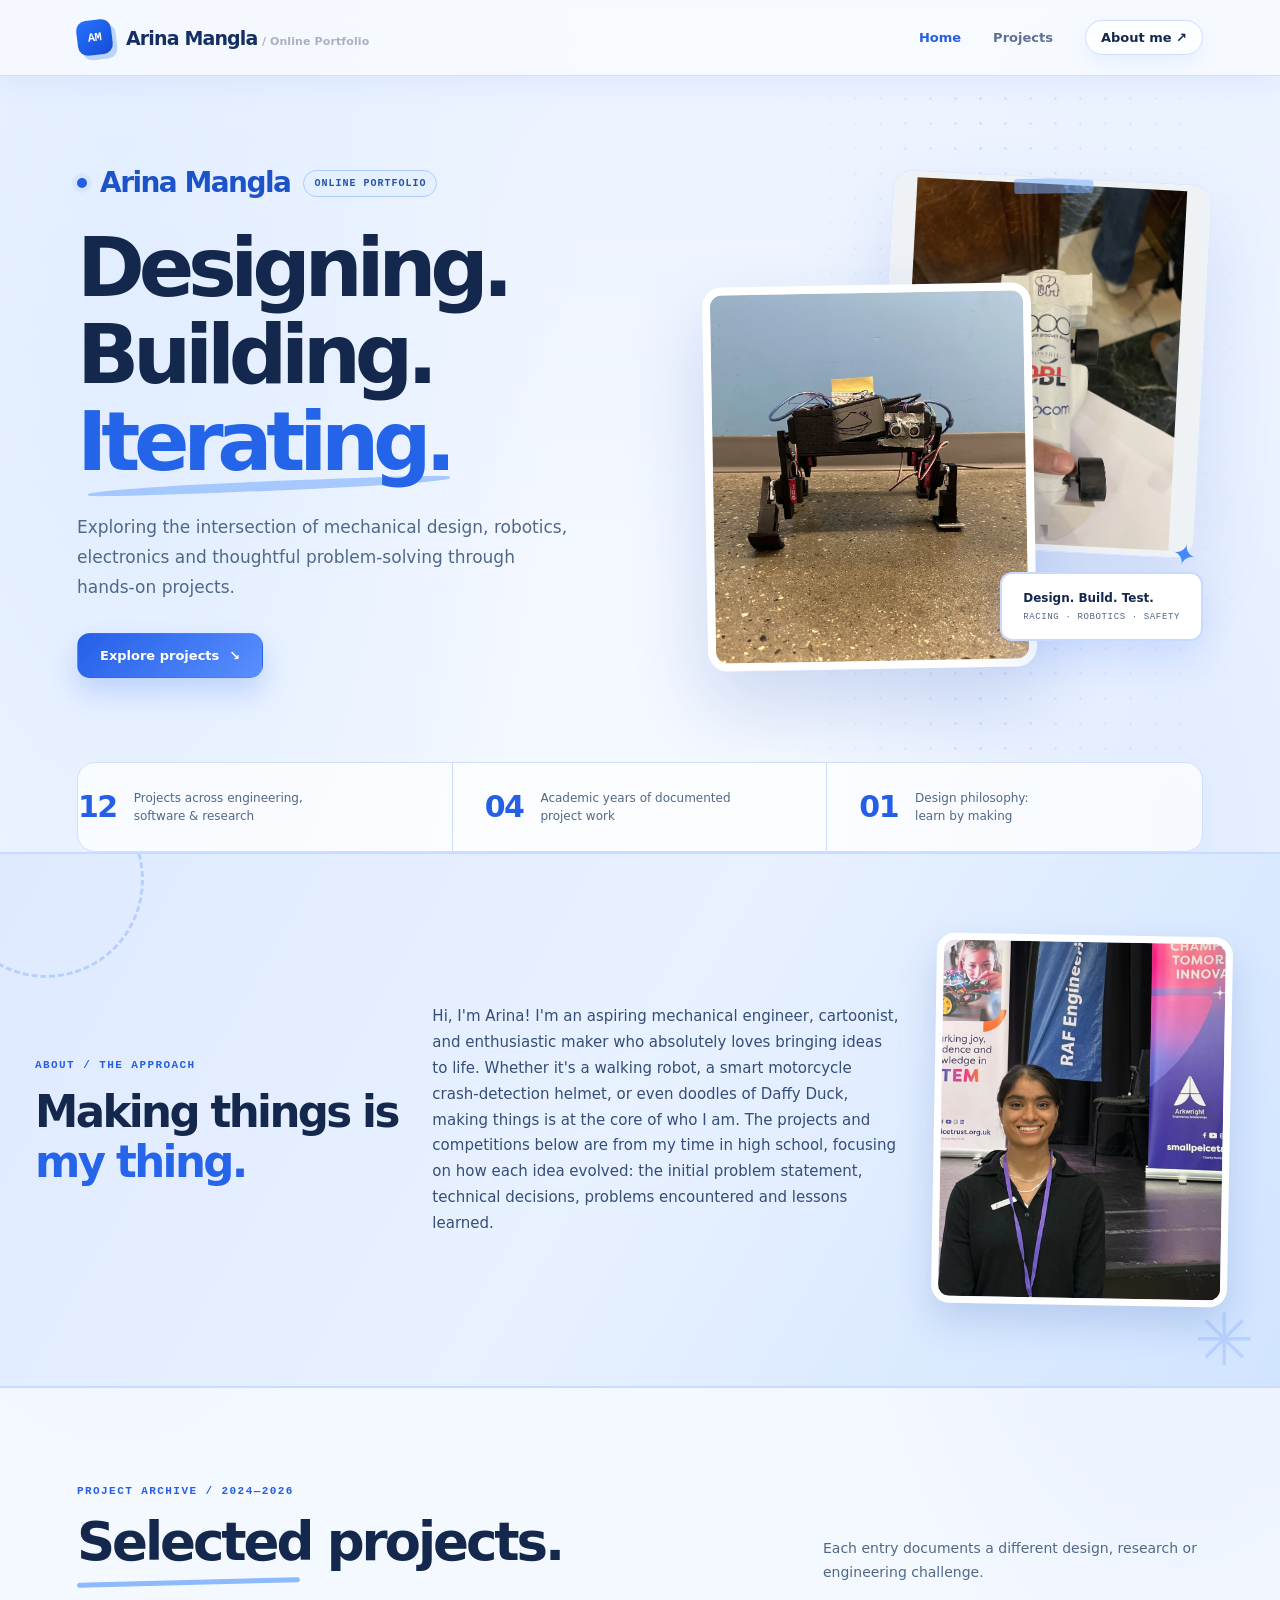
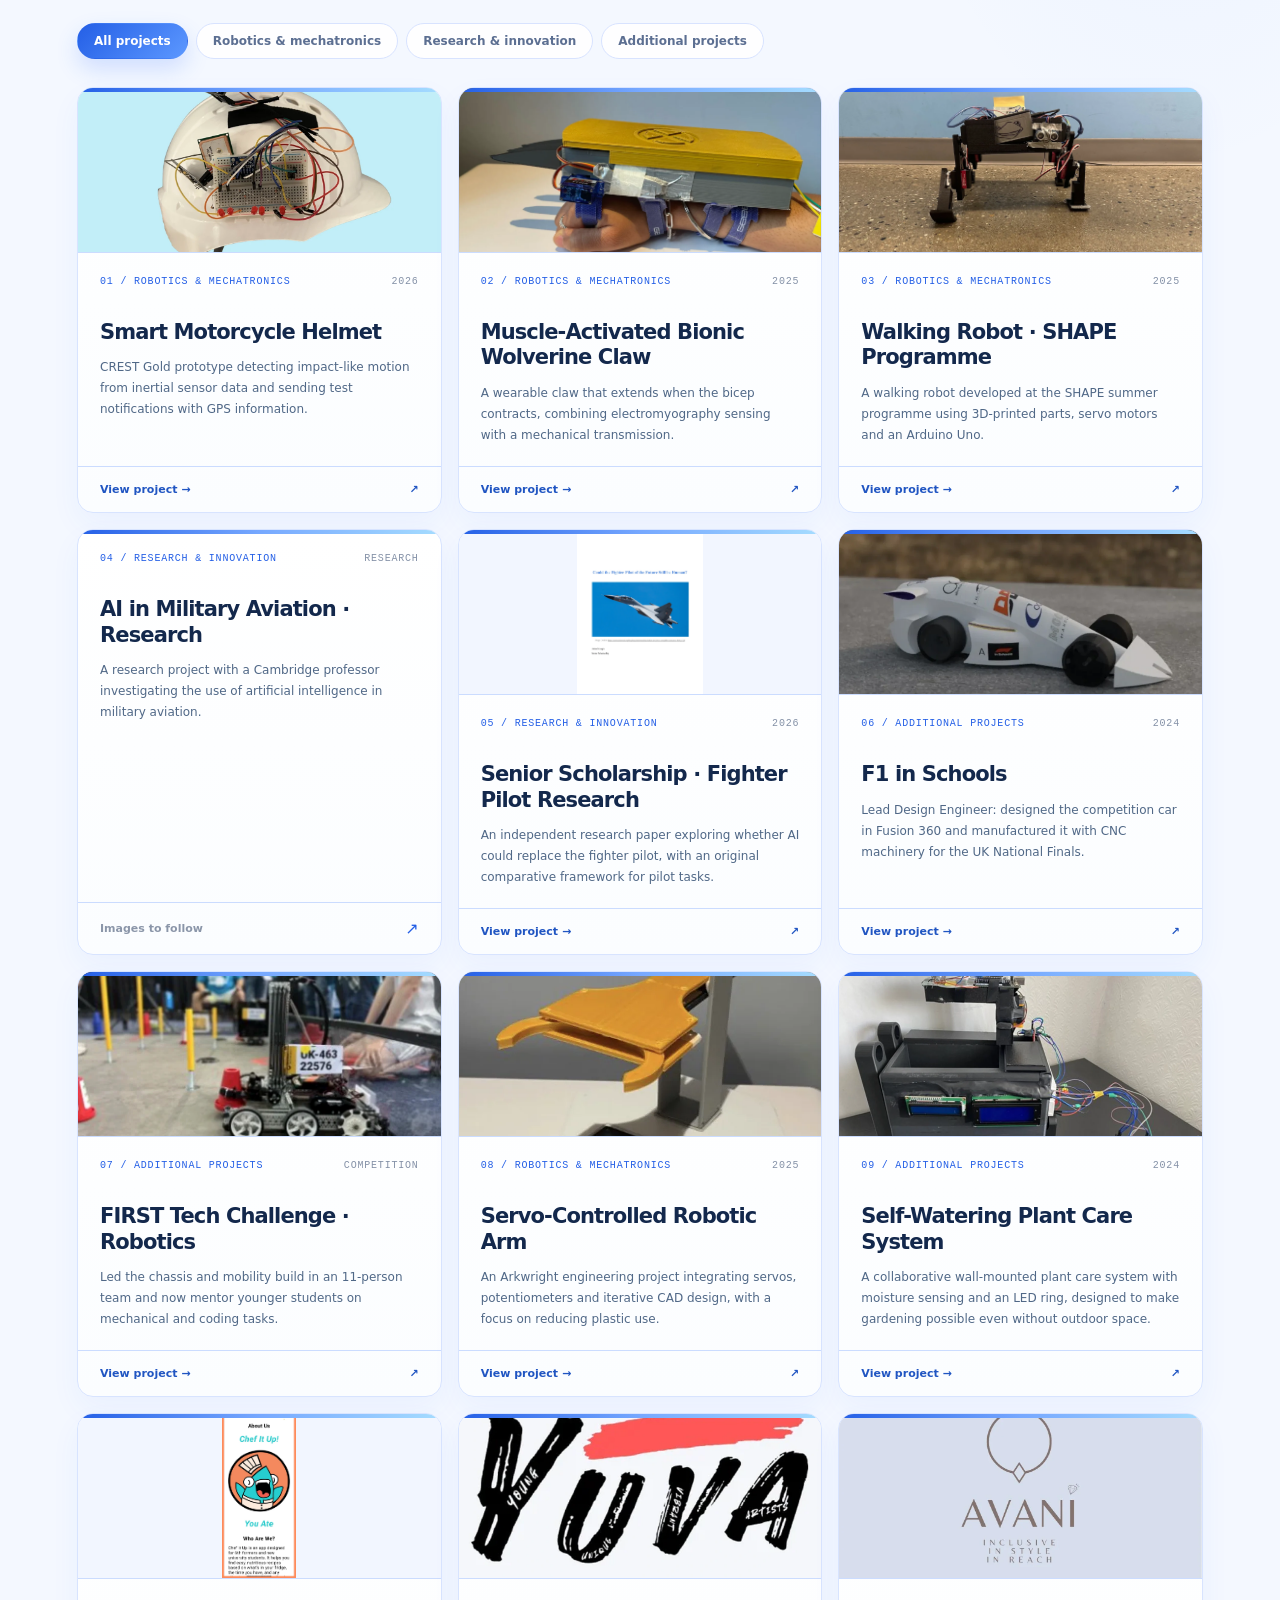
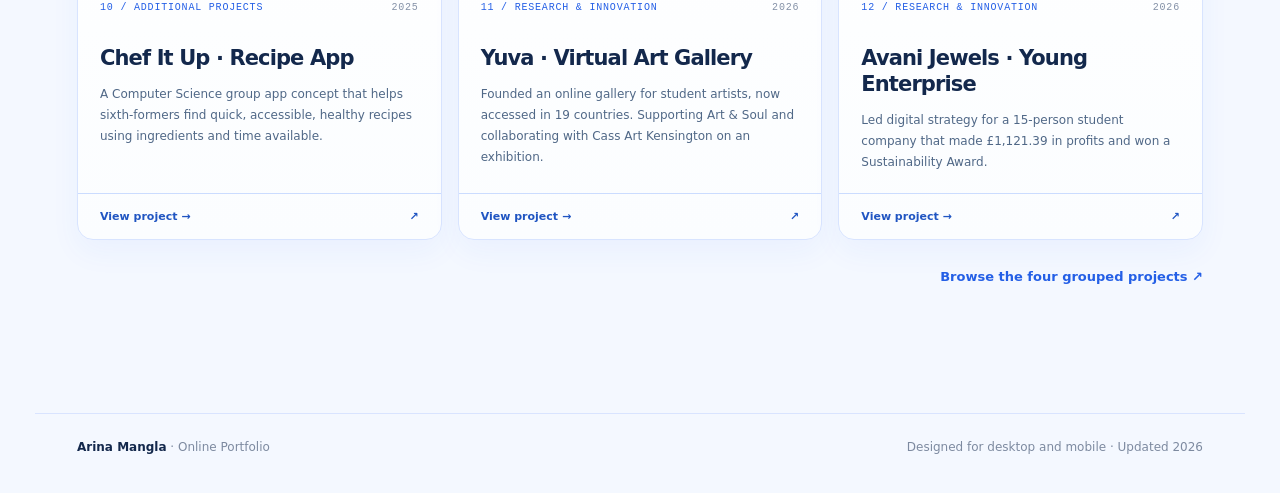
<file: index.html>
<!DOCTYPE html>

<html lang="en"><head><meta charset="utf-8"/><meta content="width=device-width, initial-scale=1" name="viewport"/><meta content="Arina Mangla — online portfolio documenting robotics, engineering design, research, technology and entrepreneurship." name="description"/><meta content="#f4f8ff" name="theme-color"/><title>Arina Mangla | Online Portfolio</title><link href="styles.css" rel="stylesheet"/></head>
<body>
<header class="site-nav"><div class="container nav-inner"><a aria-label="Portfolio homepage" class="brand" href="index.html"><span class="brand-mark" data-short="">AM</span><span><span data-name="">Arina Mangla</span> <span style="color:#a6b1c3">/ Online Portfolio</span></span></a><button aria-controls="navigation" aria-expanded="false" aria-label="Open navigation" class="menu-button" type="button">☰</button><nav class="nav-links" id="navigation"><a class="active" href="index.html">Home</a><a href="#projects">Projects</a><a class="nav-pill" href="#about">About me ↗</a></nav></div></header>
<main>
<section class="hero"><div class="container hero-layout"><div><span class="eyebrow hero-byline"><span class="hero-byline-name">Arina Mangla</span><span class="hero-byline-label">ONLINE PORTFOLIO</span></span><h1>Designing.<br/>Building.<br/><em>Iterating.</em></h1><p class="hero-description" data-intro="">Exploring the intersection of mechanical design, robotics, electronics and thoughtful problem-solving through hands-on projects.</p><div class="hero-ctas"><a class="btn" href="#projects">Explore projects <span aria-hidden="true">↘</span></a></div></div>
<div aria-label="Engineering projects including an F1 in Schools race car and a walking robot" class="hero-art"><div class="hero-cad"><img alt="Aerodynamic F1 in Schools race car prototype" fetchpriority="high" src="assets/f1-car-white.webp"/></div><div class="hero-photo"><img alt="Four-legged 3D-printed walking robot" src="assets/walking-robot-front.webp"/></div><div class="hero-float"><b>Design. Build. Test.</b><small>RACING · ROBOTICS · SAFETY</small></div></div></div></section>
<div class="container"><div class="stats"><div class="stat"><strong>12</strong><span>Projects across engineering,<br/>software &amp; research</span></div><div class="stat"><strong>04</strong><span>Academic years of documented<br/>project work</span></div><div class="stat"><strong>01</strong><span>Design philosophy:<br/>learn by making</span></div></div></div>
<section class="about-band" id="about"><div class="container about-content about-with-photo"><div><span class="section-suptitle">ABOUT / THE APPROACH</span><h2>Making things is <em>my thing.</em></h2></div><div class="about-introduction"><p>Hi, I'm Arina! I'm an aspiring mechanical engineer, cartoonist, and enthusiastic maker who absolutely loves bringing ideas to life. Whether it's a walking robot, a smart motorcycle crash-detection helmet, or even doodles of Daffy Duck, making things is at the core of who I am. The projects and competitions below are from my time in high school, focusing on how each idea evolved: the initial problem statement, technical decisions, problems encountered and lessons learned.</p></div><figure class="about-photo"><img src="assets/about-arina-arkwright.webp" alt="Arina at an Arkwright Engineering Scholarships event, with RAF Engineering and Smallpeice banners behind her" loading="lazy" width="900" height="1130"></figure></div></section><section class="section" id="projects"><div class="container"><div class="section-heading"><div><span class="section-suptitle">PROJECT ARCHIVE / 2024—2026</span><h2>Selected projects.</h2></div><p>Each entry documents a different design, research or engineering challenge.</p></div><div aria-label="Filter projects" class="filter" role="group"><button aria-pressed="true" class="selected" data-filter="all" type="button">All projects</button><button aria-pressed="false" data-filter="Robotics &amp; Mechatronics" type="button">Robotics &amp; mechatronics</button><button aria-pressed="false" data-filter="Research &amp; Innovation" type="button">Research &amp; innovation</button><button aria-pressed="false" data-filter="Additional Projects" type="button">Additional projects</button></div><div class="project-grid" id="project-grid"></div><div style="margin-top:26px;text-align:right"><a class="textlink" href="additional.html">Browse the four grouped projects ↗</a></div></div></section>
</main><footer class="footer"><div class="container footer-row"><span><strong data-name="">Arina Mangla</strong> · Online Portfolio</span><span>Designed for desktop and mobile · Updated 2026</span></div></footer>
<script src="data.js"></script><script src="site.js"></script></body></html>
</file>
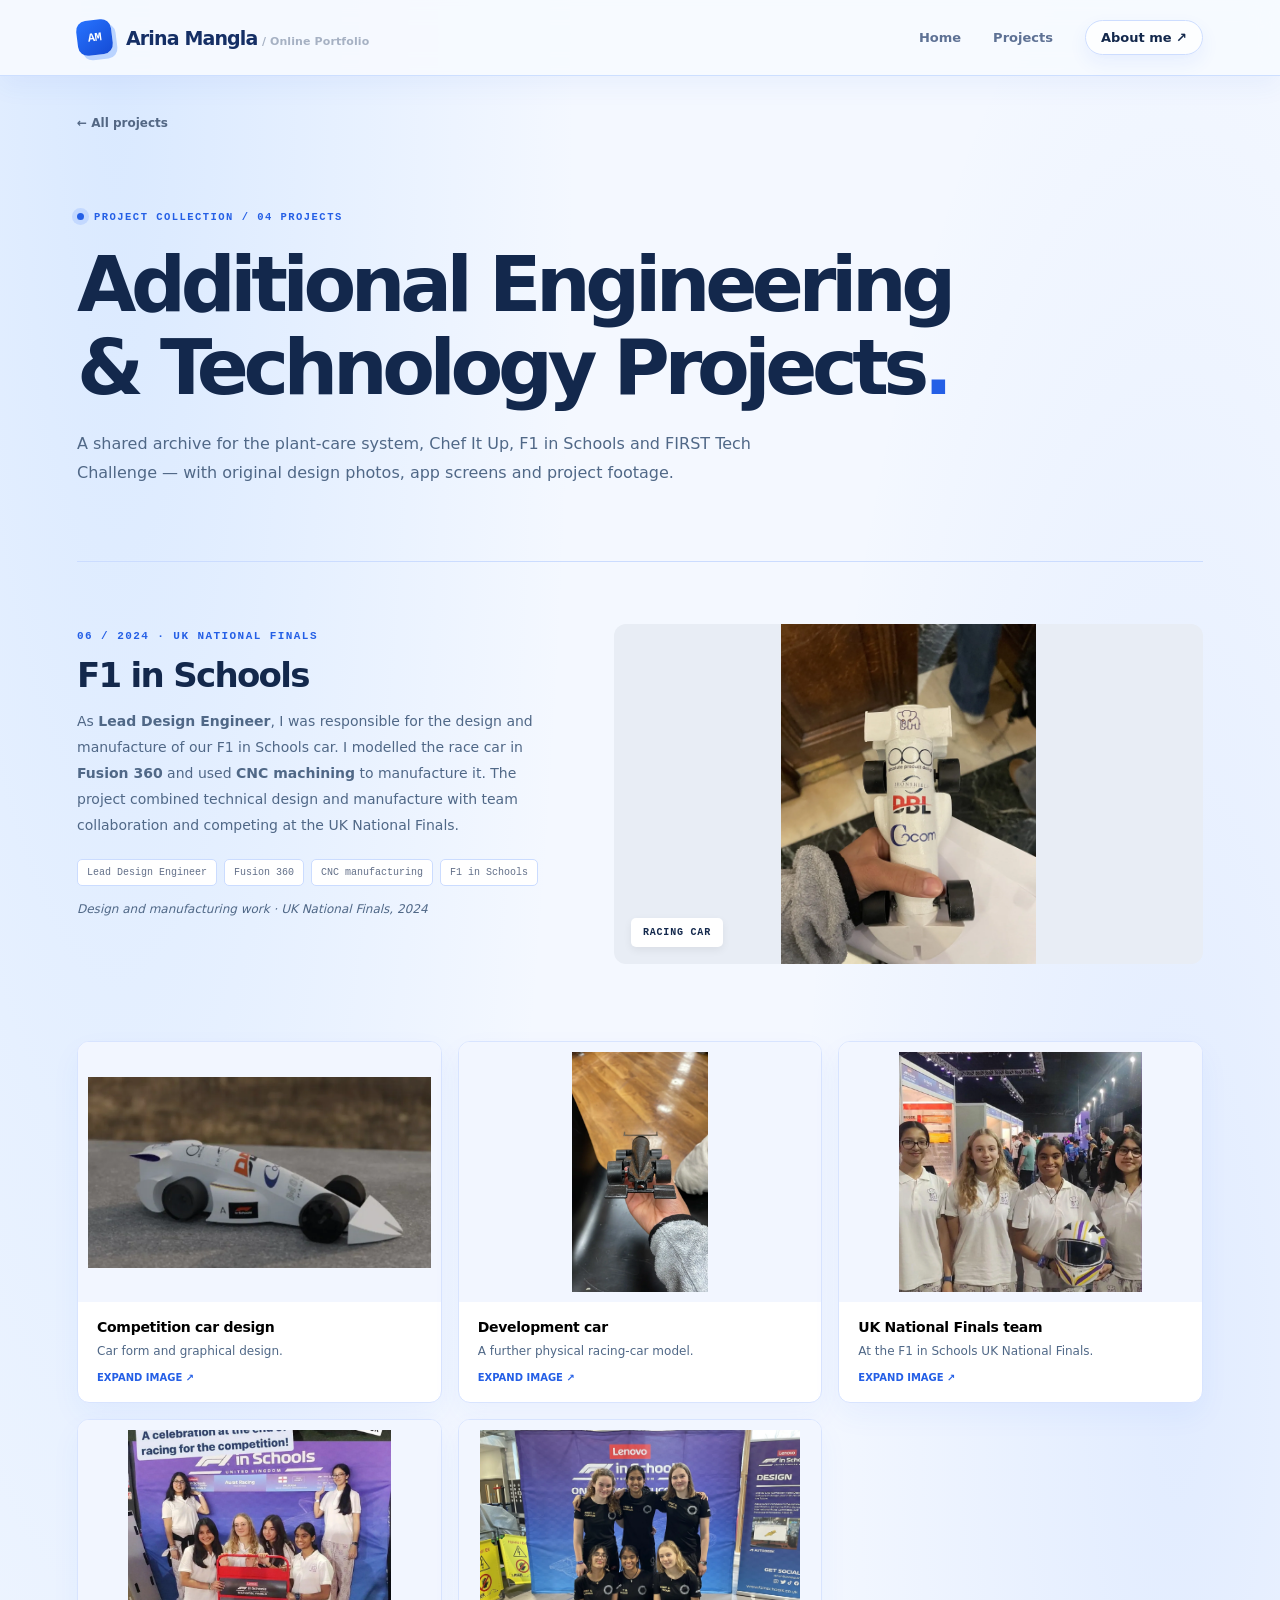
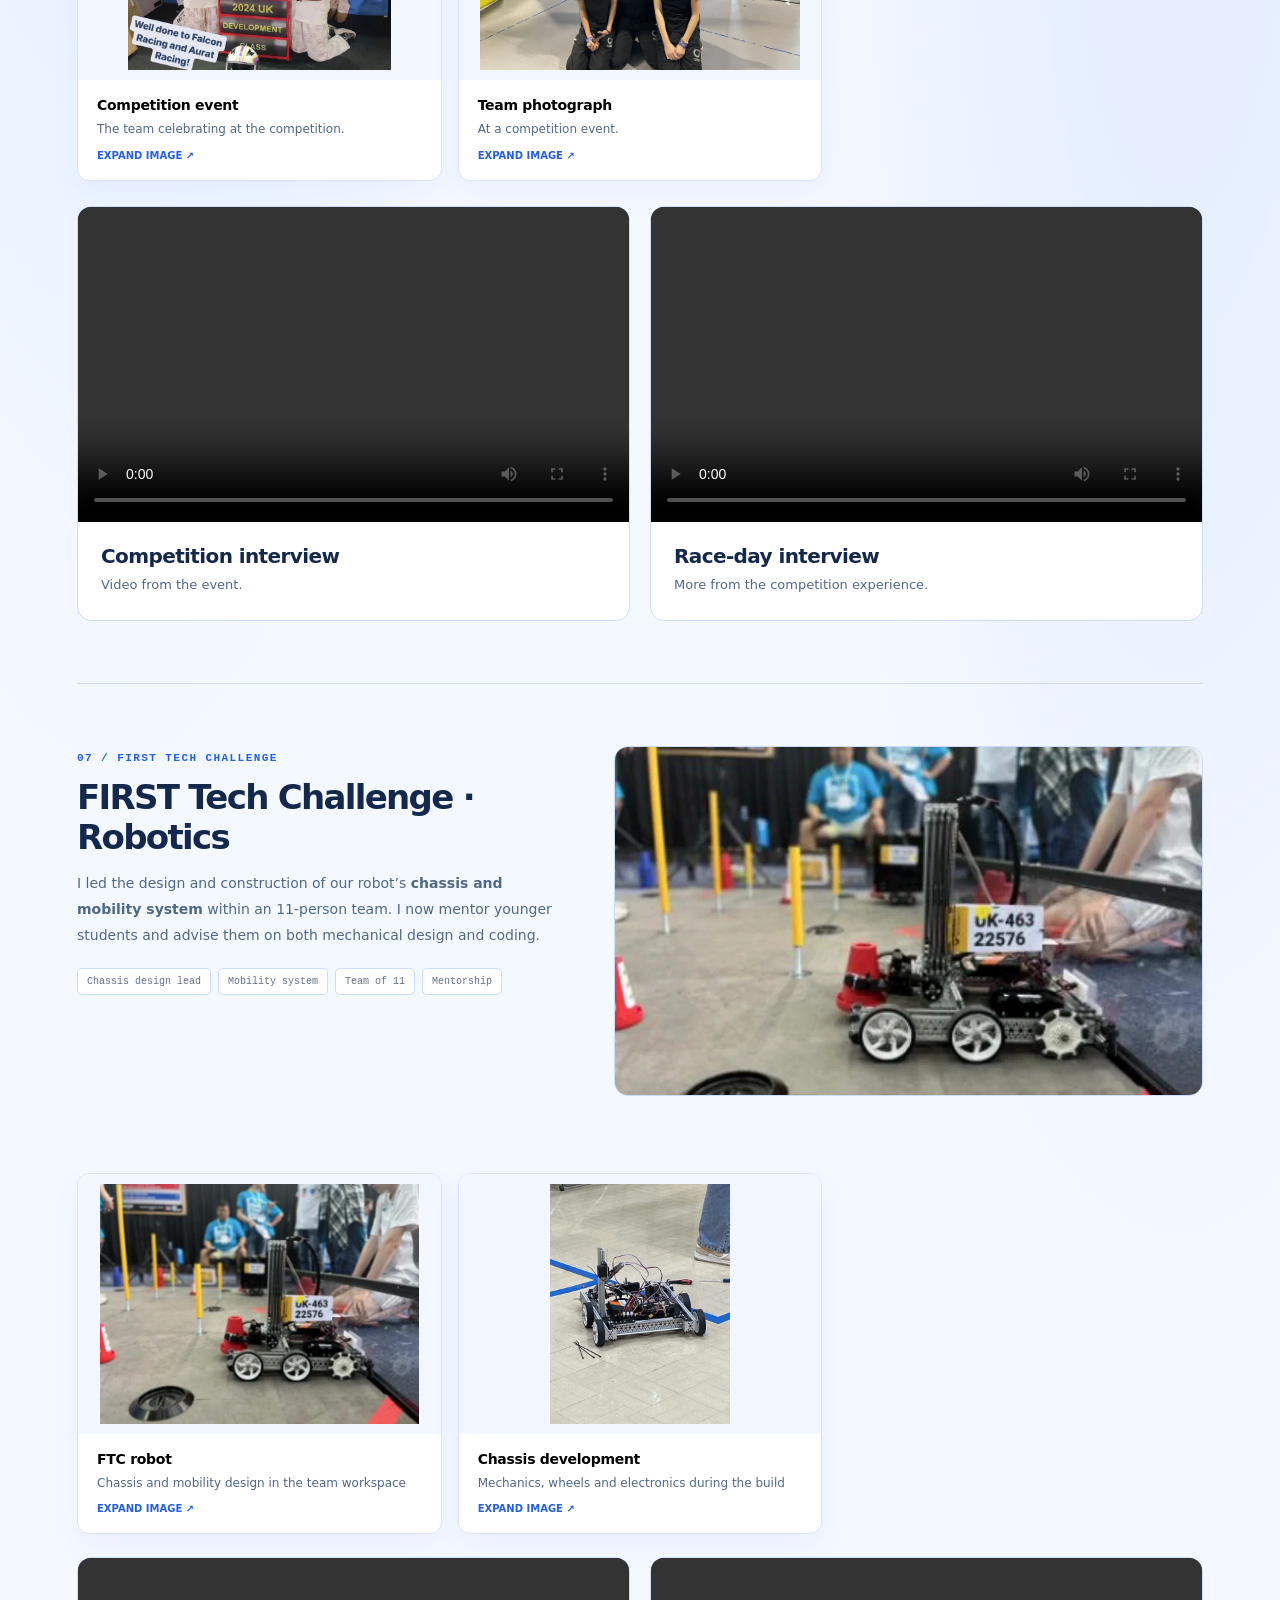
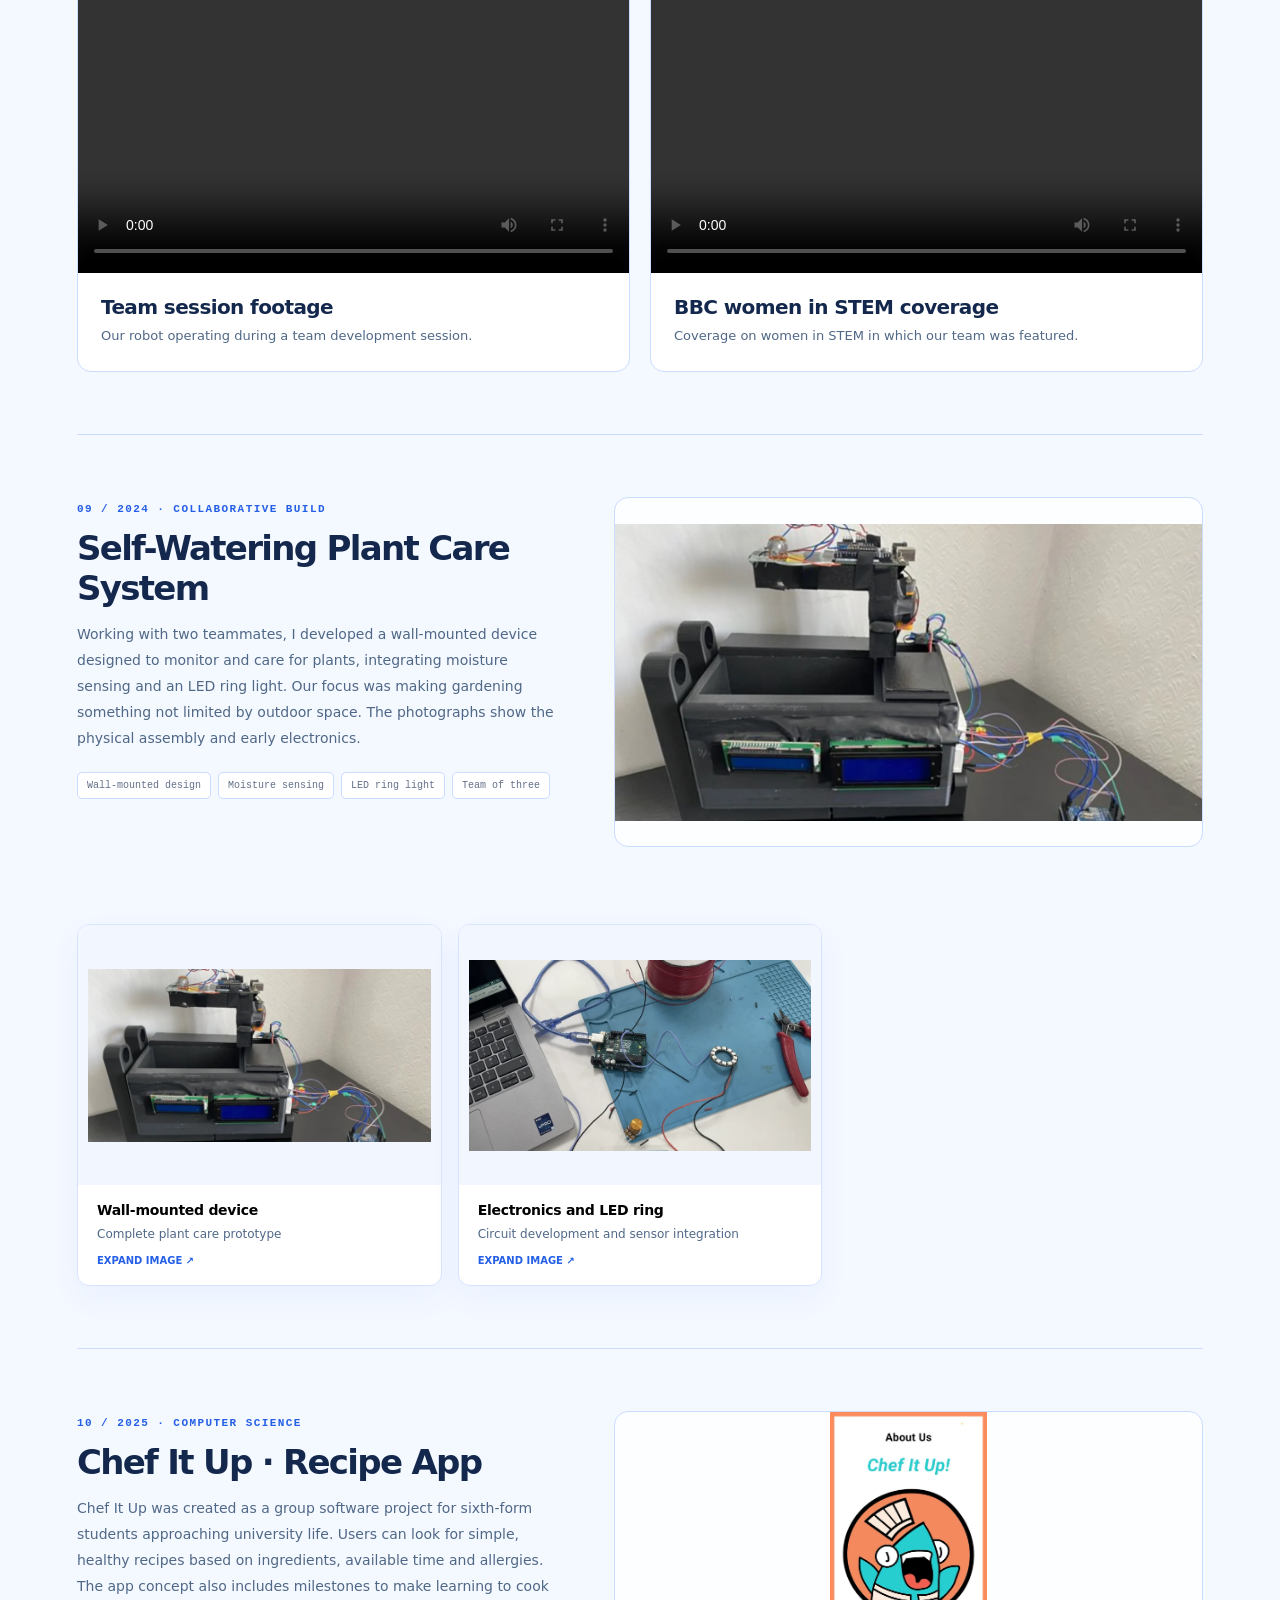
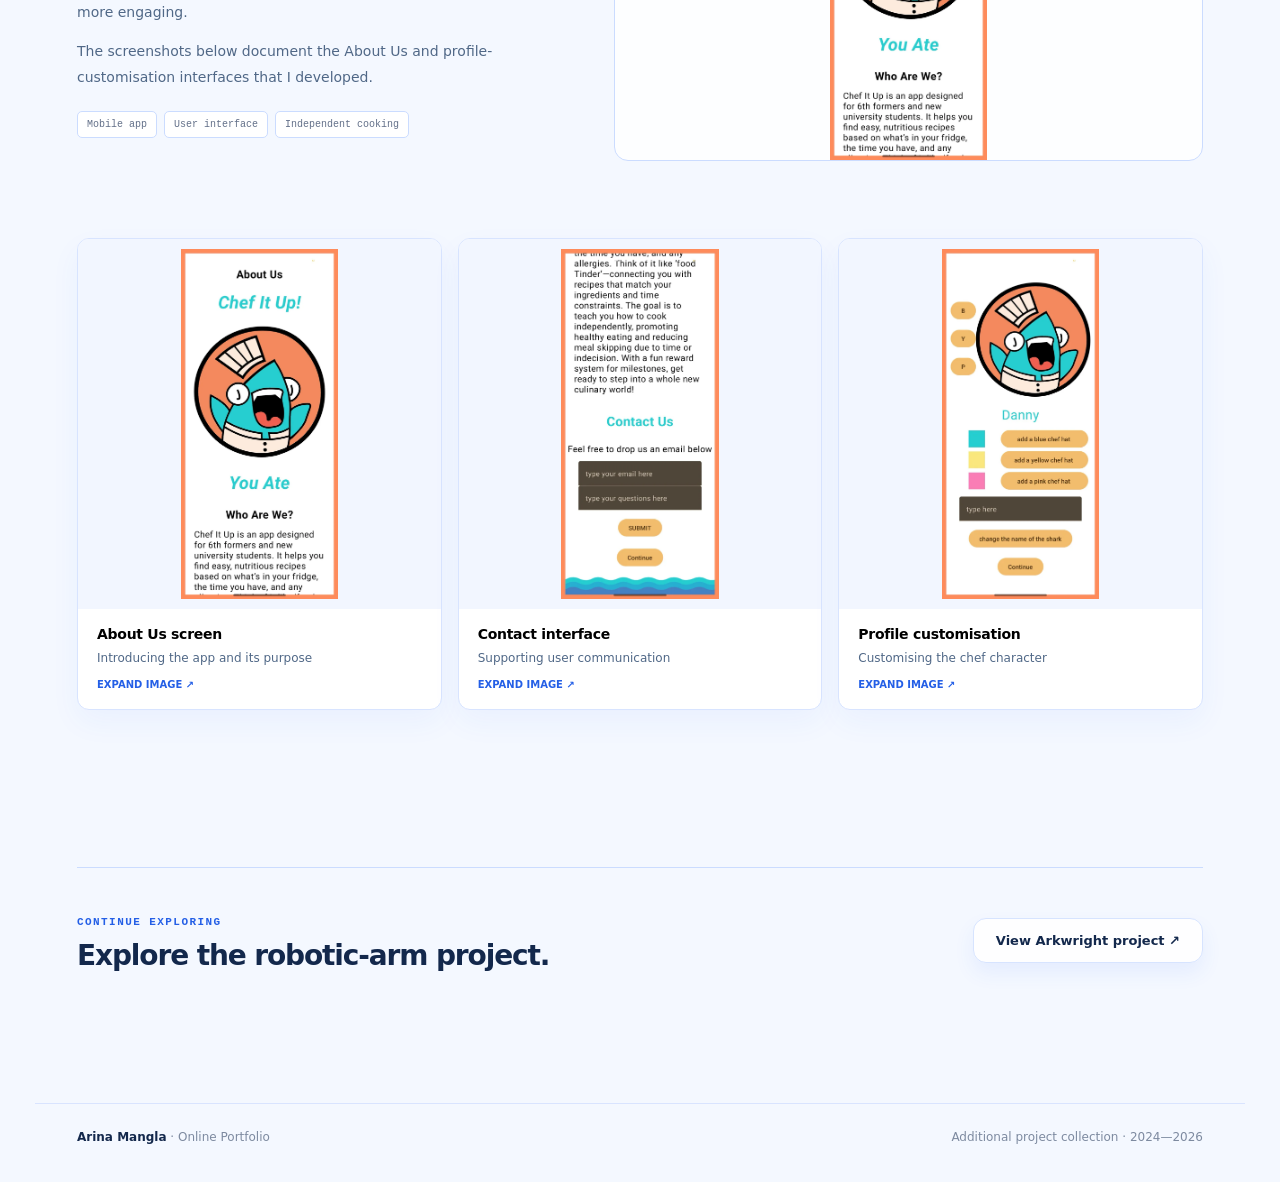
<file: additional.html>
<!DOCTYPE html>

<html lang="en"><head><meta charset="utf-8"/><meta content="width=device-width, initial-scale=1" name="viewport"/><meta content="Additional engineering and technology projects including smart plant pot, Chef It Up, F1 in Schools and FTC." name="description"/><title>Additional Projects | Engineering Portfolio</title><link href="styles.css" rel="stylesheet"/></head><body>
<header class="site-nav"><div class="container nav-inner"><a class="brand" href="index.html"><span class="brand-mark" data-short="">AM</span><span><span data-name="">Arina Mangla</span> <span style="color:#a6b1c3">/ Online Portfolio</span></span></a><button aria-controls="navigation" aria-expanded="false" aria-label="Open navigation" class="menu-button" type="button">☰</button><nav class="nav-links" id="navigation"><a href="index.html">Home</a><a href="index.html#projects">Projects</a><a class="nav-pill" href="index.html#about">About me ↗</a></nav></div></header>
<main class="container"><div class="backline"><a href="index.html#projects">← All projects</a></div><header class="additional-heading"><span class="eyebrow">PROJECT COLLECTION / 04 PROJECTS</span><h1>Additional Engineering<br/>&amp; Technology Projects<span style="color:var(--blue)">.</span></h1><p>A shared archive for the plant-care system, Chef It Up, F1 in Schools and FIRST Tech Challenge — with original design photos, app screens and project footage.</p></header><div id="additional-list"></div><div class="next-section"><div><span class="section-suptitle">CONTINUE EXPLORING</span><h3>Explore the robotic-arm project.</h3></div><a class="btn secondary" href="arkwright.html">View Arkwright project ↗</a></div></main>
<footer class="footer"><div class="container footer-row"><span><strong data-name="">Arina Mangla</strong> · Online Portfolio</span><span>Additional project collection · 2024—2026</span></div></footer><script src="data.js"></script><script src="site.js"></script></body></html>
</file>
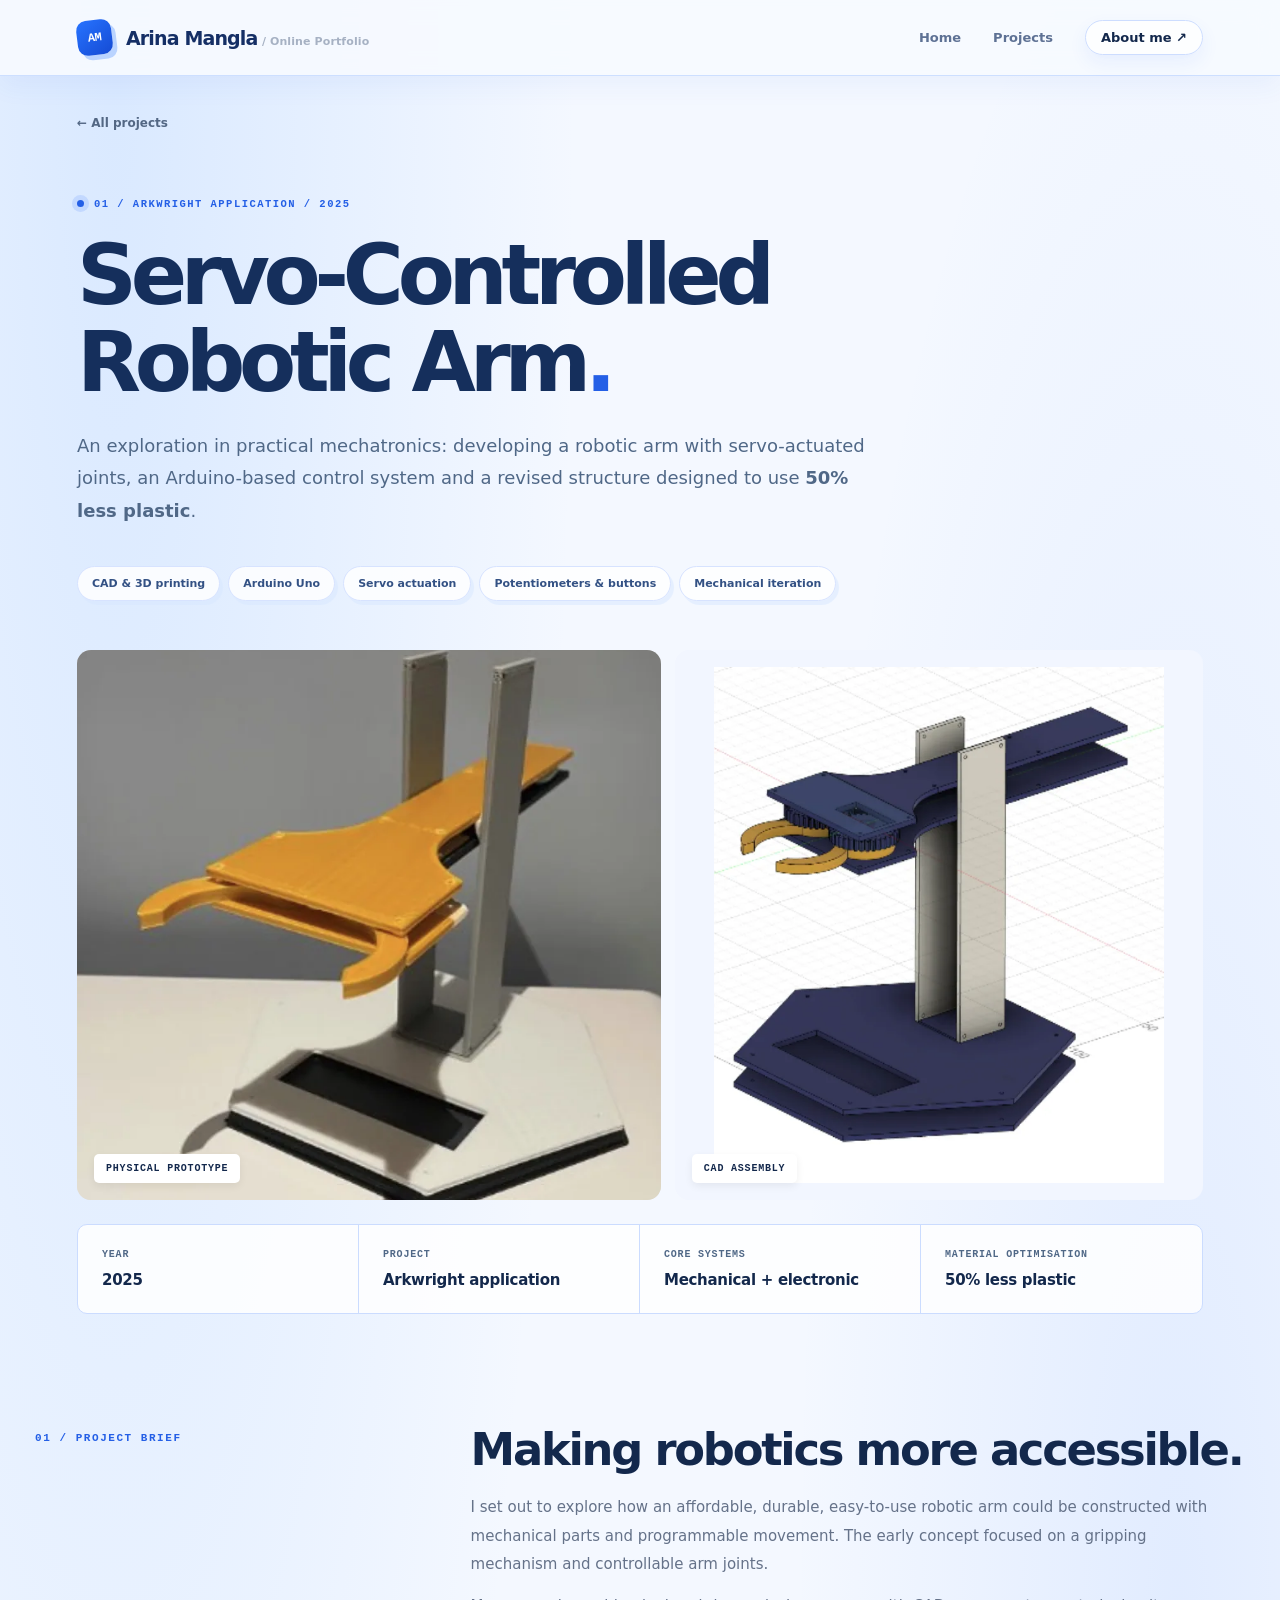
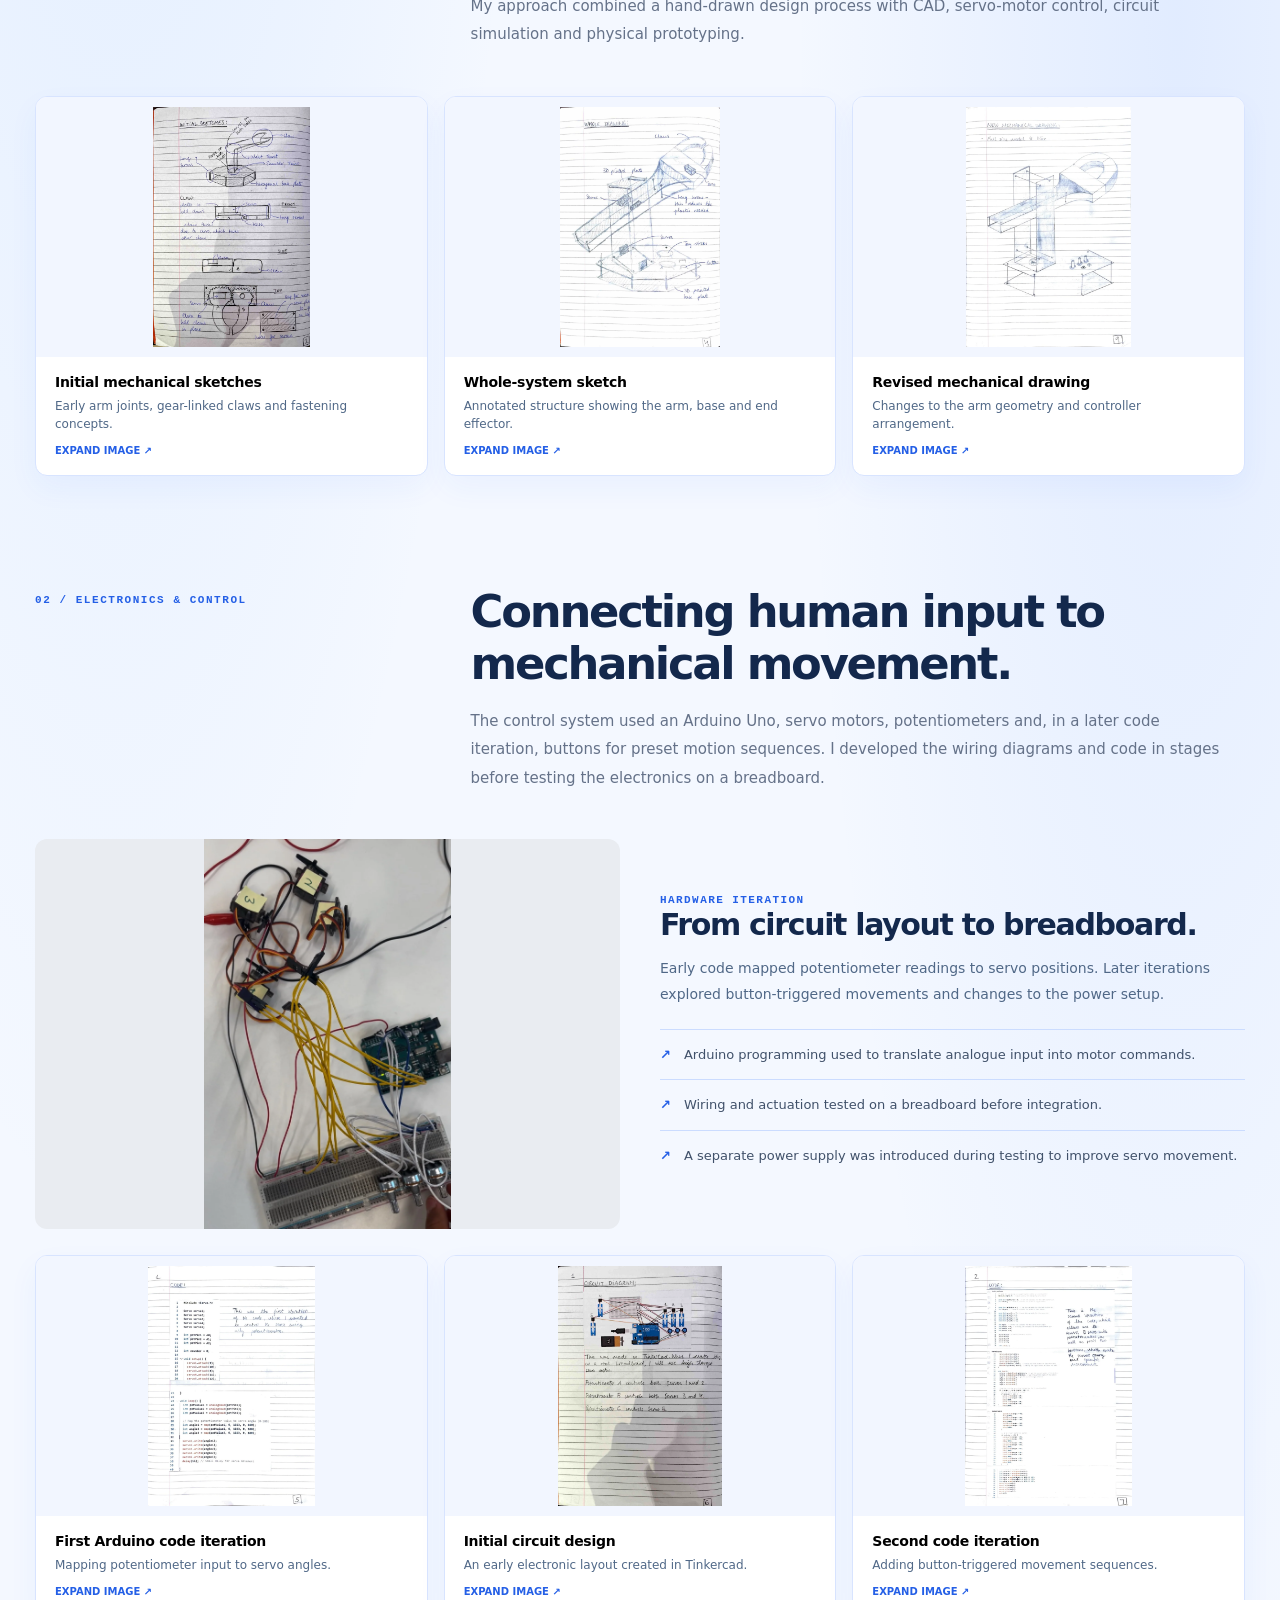
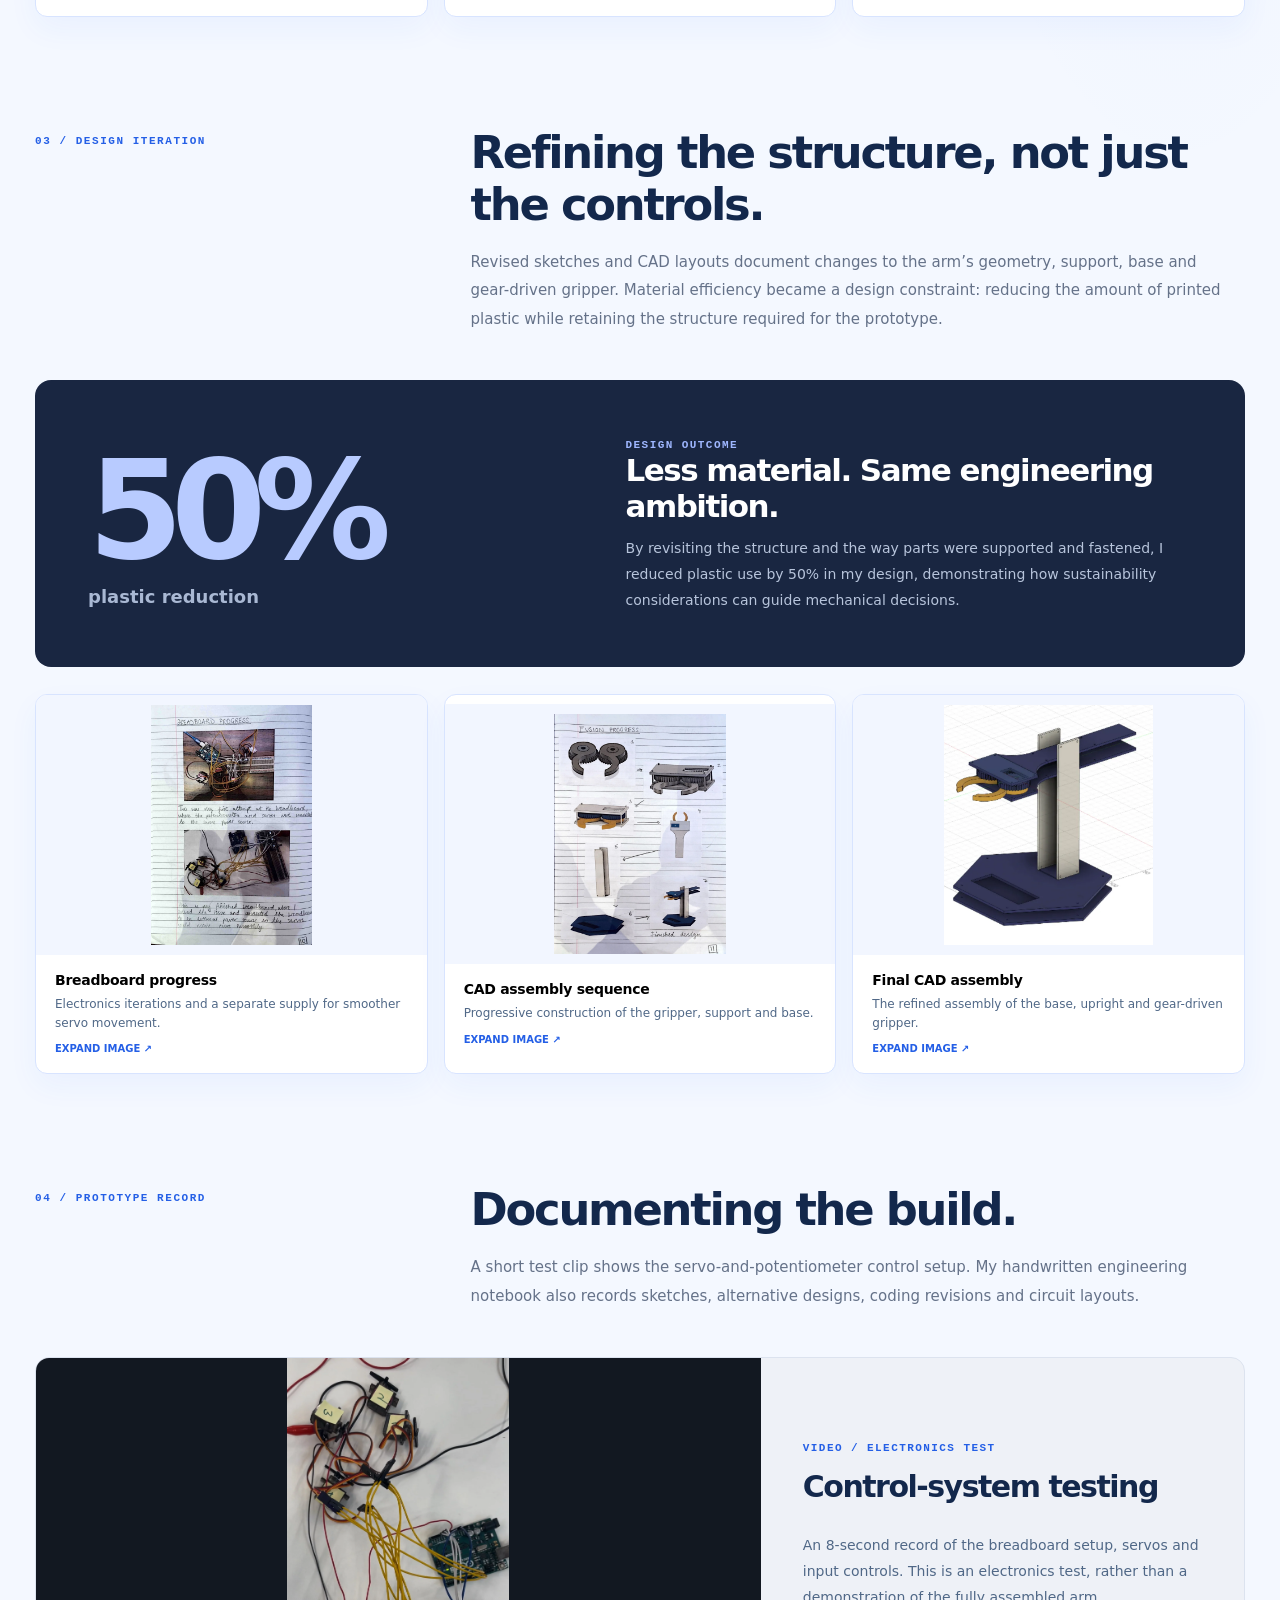
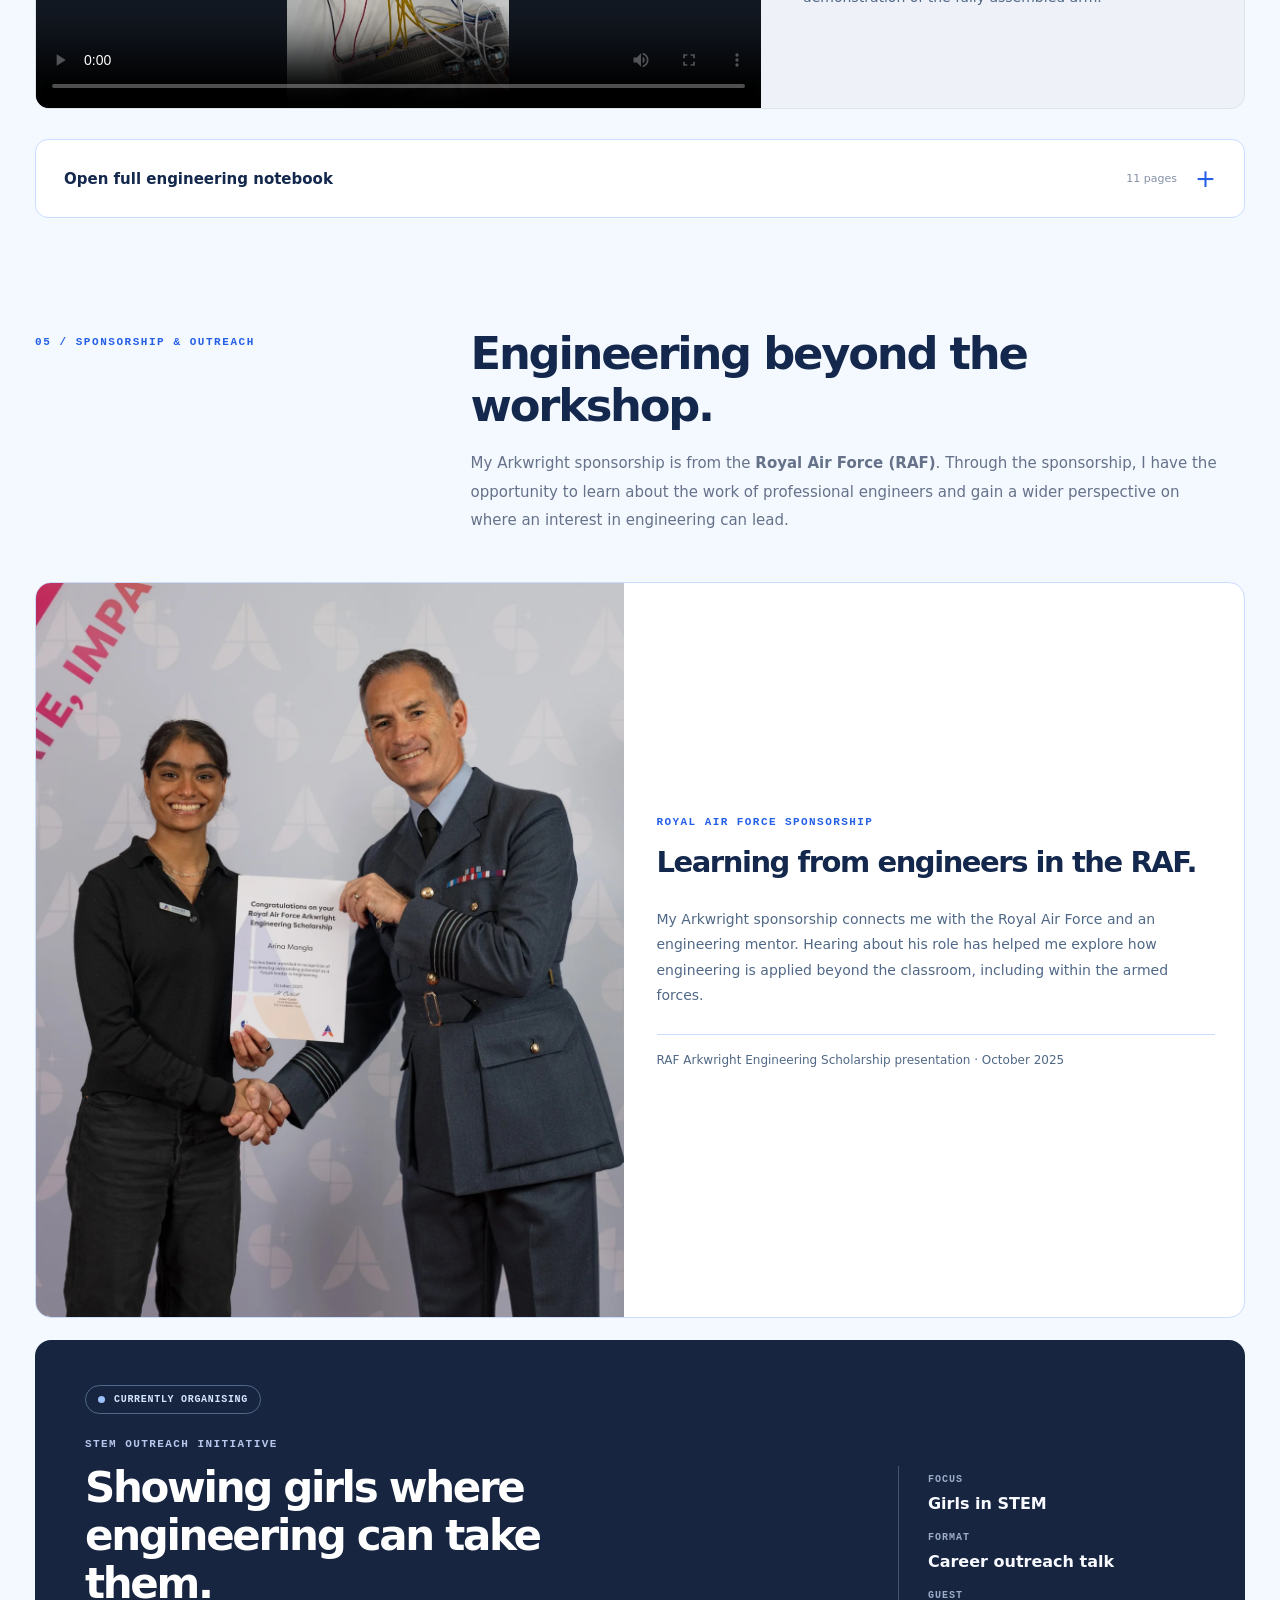
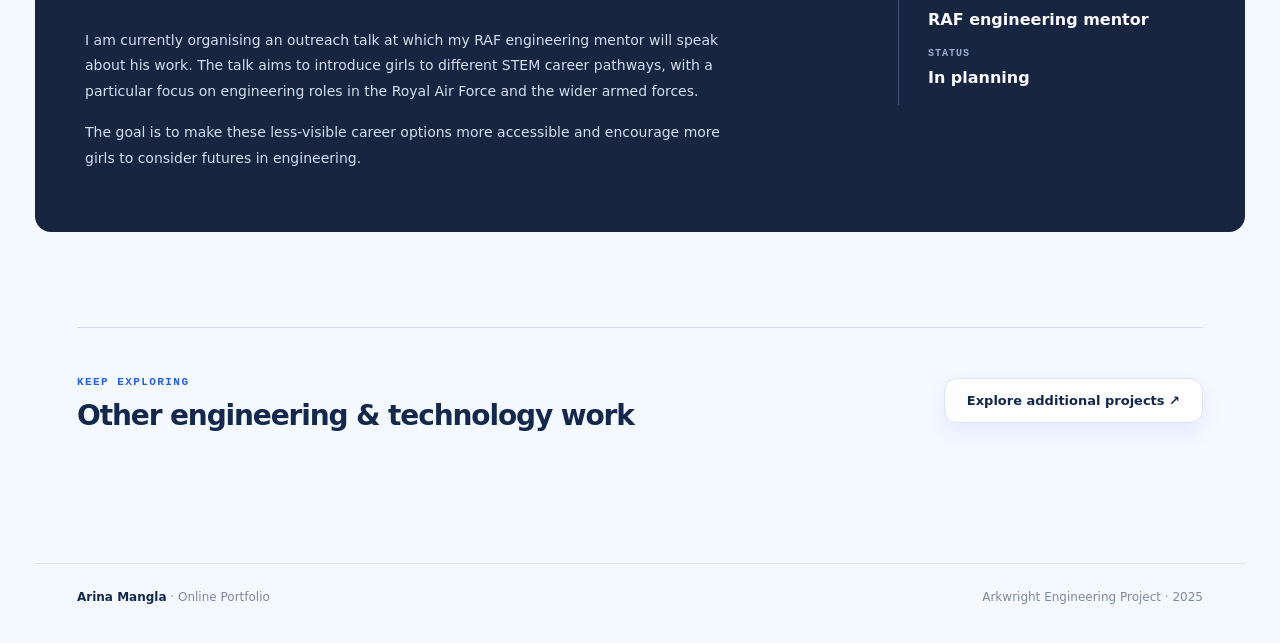
<file: arkwright.html>
<!DOCTYPE html>

<html lang="en"><head><meta charset="utf-8"/><meta content="width=device-width, initial-scale=1" name="viewport"/><meta content="An engineering project of a servo-controlled robotic arm, from initial sketches to CAD, circuitry and prototype." name="description"/><meta content="#f8f9fc" name="theme-color"/><title>Robotic Arm | Engineering Portfolio</title><link href="styles.css" rel="stylesheet"/></head><body>
<header class="site-nav"><div class="container nav-inner"><a class="brand" href="index.html"><span class="brand-mark" data-short="">AM</span><span><span data-name="">Arina Mangla</span> <span style="color:#a6b1c3">/ Online Portfolio</span></span></a><button aria-controls="navigation" aria-expanded="false" aria-label="Open navigation" class="menu-button" type="button">☰</button><nav class="nav-links" id="navigation"><a href="index.html">Home</a><a href="index.html#projects">Projects</a><a class="nav-pill" href="index.html#about">About me ↗</a></nav></div></header>
<main>
<div class="container backline"><a href="index.html#projects">← All projects</a></div>
<section class="detail-hero"><div class="container"><span class="eyebrow">01 / ARKWRIGHT APPLICATION / 2025</span><h1>Servo-Controlled<br/>Robotic Arm<span style="color:var(--blue)">.</span></h1><p class="lead">An exploration in practical mechatronics: developing a robotic arm with servo-actuated joints, an Arduino-based control system and a revised structure designed to use <strong>50% less plastic</strong>.</p><div class="detail-facts"><span>CAD &amp; 3D printing</span><span>Arduino Uno</span><span>Servo actuation</span><span>Potentiometers &amp; buttons</span><span>Mechanical iteration</span></div></div></section>
<section class="container"><div class="split-visual"><div class="visual large"><img alt="Photograph of assembled robotic arm with yellow gripper" fetchpriority="high" src="assets/arkwright-prototype.webp"/><span class="visual-badge">Physical prototype</span></div><div class="visual small"><img alt="Fusion CAD assembly with a yellow gripper, vertical support and base" src="assets/arkwright-cad.webp"/><span class="visual-badge">CAD assembly</span></div></div><div class="case-strip"><div><small>Year</small><b>2025</b></div><div><small>Project</small><b>Arkwright application</b></div><div><small>Core systems</small><b>Mechanical + electronic</b></div><div><small>Material optimisation</small><b>50% less plastic</b></div></div></section>
<section class="case-section container" id="challenge"><div class="chapter"><div class="chapter-index">01 / PROJECT BRIEF</div><div class="chapter-text"><h2>Making robotics more accessible.</h2><p>I set out to explore how an affordable, durable, easy-to-use robotic arm could be constructed with mechanical parts and programmable movement. The early concept focused on a gripping mechanism and controllable arm joints.</p><p>My approach combined a hand-drawn design process with CAD, servo-motor control, circuit simulation and physical prototyping.</p></div></div>
<div class="media-grid" id="concept-gallery"></div></section>
<section class="case-section container" id="engineering"><div class="chapter"><div class="chapter-index">02 / ELECTRONICS &amp; CONTROL</div><div class="chapter-text"><h2>Connecting human input to mechanical movement.</h2><p>The control system used an Arduino Uno, servo motors, potentiometers and, in a later code iteration, buttons for preset motion sequences. I developed the wiring diagrams and code in stages before testing the electronics on a breadboard.</p></div></div>
<div class="technical-row"><div class="technical-img"><img alt="Arduino Uno connected to servo motors and potentiometers on a breadboard" loading="lazy" src="assets/arkwright-electronics.webp"/></div><div class="technical-text"><span class="section-suptitle">HARDWARE ITERATION</span><h3>From circuit layout to breadboard.</h3><p>Early code mapped potentiometer readings to servo positions. Later iterations explored button-triggered movements and changes to the power setup.</p><ul class="detail-points"><li>Arduino programming used to translate analogue input into motor commands.</li><li>Wiring and actuation tested on a breadboard before integration.</li><li>A separate power supply was introduced during testing to improve servo movement.</li></ul></div></div>
<div class="media-grid" id="electronics-gallery" style="margin-top:26px"></div></section>
<section class="case-section container" id="iteration"><div class="chapter"><div class="chapter-index">03 / DESIGN ITERATION</div><div class="chapter-text"><h2>Refining the structure, not just the controls.</h2><p>Revised sketches and CAD layouts document changes to the arm’s geometry, support, base and gear-driven gripper. Material efficiency became a design constraint: reducing the amount of printed plastic while retaining the structure required for the prototype.</p></div></div><div class="outcome"><div><div class="figure">50%<small>plastic reduction</small></div></div><div><span class="section-suptitle" style="color:#9fb7ff">DESIGN OUTCOME</span><h3>Less material. Same engineering ambition.</h3><p>By revisiting the structure and the way parts were supported and fastened, I reduced plastic use by 50% in my design, demonstrating how sustainability considerations can guide mechanical decisions.</p></div></div>
<div class="media-grid" id="iteration-gallery" style="margin-top:27px"></div></section>
<section class="case-section container" id="documentation"><div class="chapter"><div class="chapter-index">04 / PROTOTYPE RECORD</div><div class="chapter-text"><h2>Documenting the build.</h2><p>A short test clip shows the servo-and-potentiometer control setup. My handwritten engineering notebook also records sketches, alternative designs, coding revisions and circuit layouts.</p></div></div>
<div class="video-section"><video aria-label="Control electronics test showing Arduino, servos and potentiometers" controls="" playsinline="" poster="assets/arkwright-electronics.webp" preload="metadata" src="assets/arkwright-demo.mp4">Your browser does not support video playback.</video><div class="video-explain"><span class="section-suptitle">VIDEO / ELECTRONICS TEST</span><h3>Control-system testing</h3><p>An 8-second record of the breadboard setup, servos and input controls. This is an electronics test, rather than a demonstration of the fully assembled arm.</p></div></div>
<details class="archive"><summary>Open full engineering notebook <span style="font-size:11px;color:#8491a7;font-weight:500;margin-left:auto;margin-right:18px">11 pages</span></summary><p>Explore the original planning, mechanical sketches, circuit diagrams, programming iterations and CAD assembly notes. Select any page to expand it.</p><div class="archive-grid" id="notebook-gallery"></div></details></section>
<section class="case-section container" id="sponsorship"><div class="chapter"><div class="chapter-index">05 / SPONSORSHIP &amp; OUTREACH</div><div class="chapter-text"><h2>Engineering beyond the workshop.</h2><p>My Arkwright sponsorship is from the <strong>Royal Air Force (RAF)</strong>. Through the sponsorship, I have the opportunity to learn about the work of professional engineers and gain a wider perspective on where an interest in engineering can lead.</p></div></div>
<div class="sponsor-feature"><div class="sponsor-picture"><img alt="Arkwright Royal Air Force Engineering Scholarship presentation with an RAF representative, October 2025" id="sponsor-image" loading="lazy" src="assets/arkwright-sponsor.webp"/><div class="sponsor-placeholder" id="sponsor-placeholder"><span class="section-suptitle">RAF / ARKWRIGHT SPONSORSHIP</span><strong>Meeting my engineering sponsor</strong><span>A photograph from my meeting will be added to this section once its original image is available.</span></div></div><div class="sponsor-copy"><span class="section-suptitle">ROYAL AIR FORCE SPONSORSHIP</span><h3>Learning from engineers in the RAF.</h3><p>My Arkwright sponsorship connects me with the Royal Air Force and an engineering mentor. Hearing about his role has helped me explore how engineering is applied beyond the classroom, including within the armed forces.</p><p class="sponsor-note">RAF Arkwright Engineering Scholarship presentation · October 2025</p></div></div>
<div class="outreach-feature"><div class="outreach-copy"><div class="outreach-status"><span class="status-dot"></span> CURRENTLY ORGANISING</div><span class="section-suptitle" style="color:#b7c7ec">STEM OUTREACH INITIATIVE</span><h3>Showing girls where engineering can take them.</h3><p>I am currently organising an outreach talk at which my RAF engineering mentor will speak about his work. The talk aims to introduce girls to different STEM career pathways, with a particular focus on engineering roles in the Royal Air Force and the wider armed forces.</p><p>The goal is to make these less-visible career options more accessible and encourage more girls to consider futures in engineering.</p></div><div class="outreach-aside"><span>FOCUS</span><strong>Girls in STEM</strong><span>FORMAT</span><strong>Career outreach talk</strong><span>GUEST</span><strong>RAF engineering mentor</strong><span>STATUS</span><strong>In planning</strong></div></div></section>
<div class="container"><div class="next-section"><div><span class="section-suptitle">KEEP EXPLORING</span><h3>Other engineering &amp; technology work</h3></div><a class="btn secondary" href="additional.html">Explore additional projects ↗</a></div></div>
</main><footer class="footer"><div class="container footer-row"><span><strong data-name="">Arina Mangla</strong> · Online Portfolio</span><span>Arkwright Engineering Project · 2025</span></div></footer>
<div aria-label="Project image viewer" aria-modal="true" class="lightbox" id="lightbox" role="dialog"><button aria-label="Close image" class="close" type="button">×</button><button aria-label="Previous image" class="lightbox-nav prev" type="button">‹</button><figure style="margin:0;display:flex;align-items:center;flex-direction:column"><img alt="" id="lightbox-image" src="assets/arkwright-cad.webp"/><figcaption id="lightbox-caption"></figcaption></figure><button aria-label="Next image" class="lightbox-nav next" type="button">›</button></div>
<script src="data.js"></script><script src="site.js"></script></body></html>
</file>
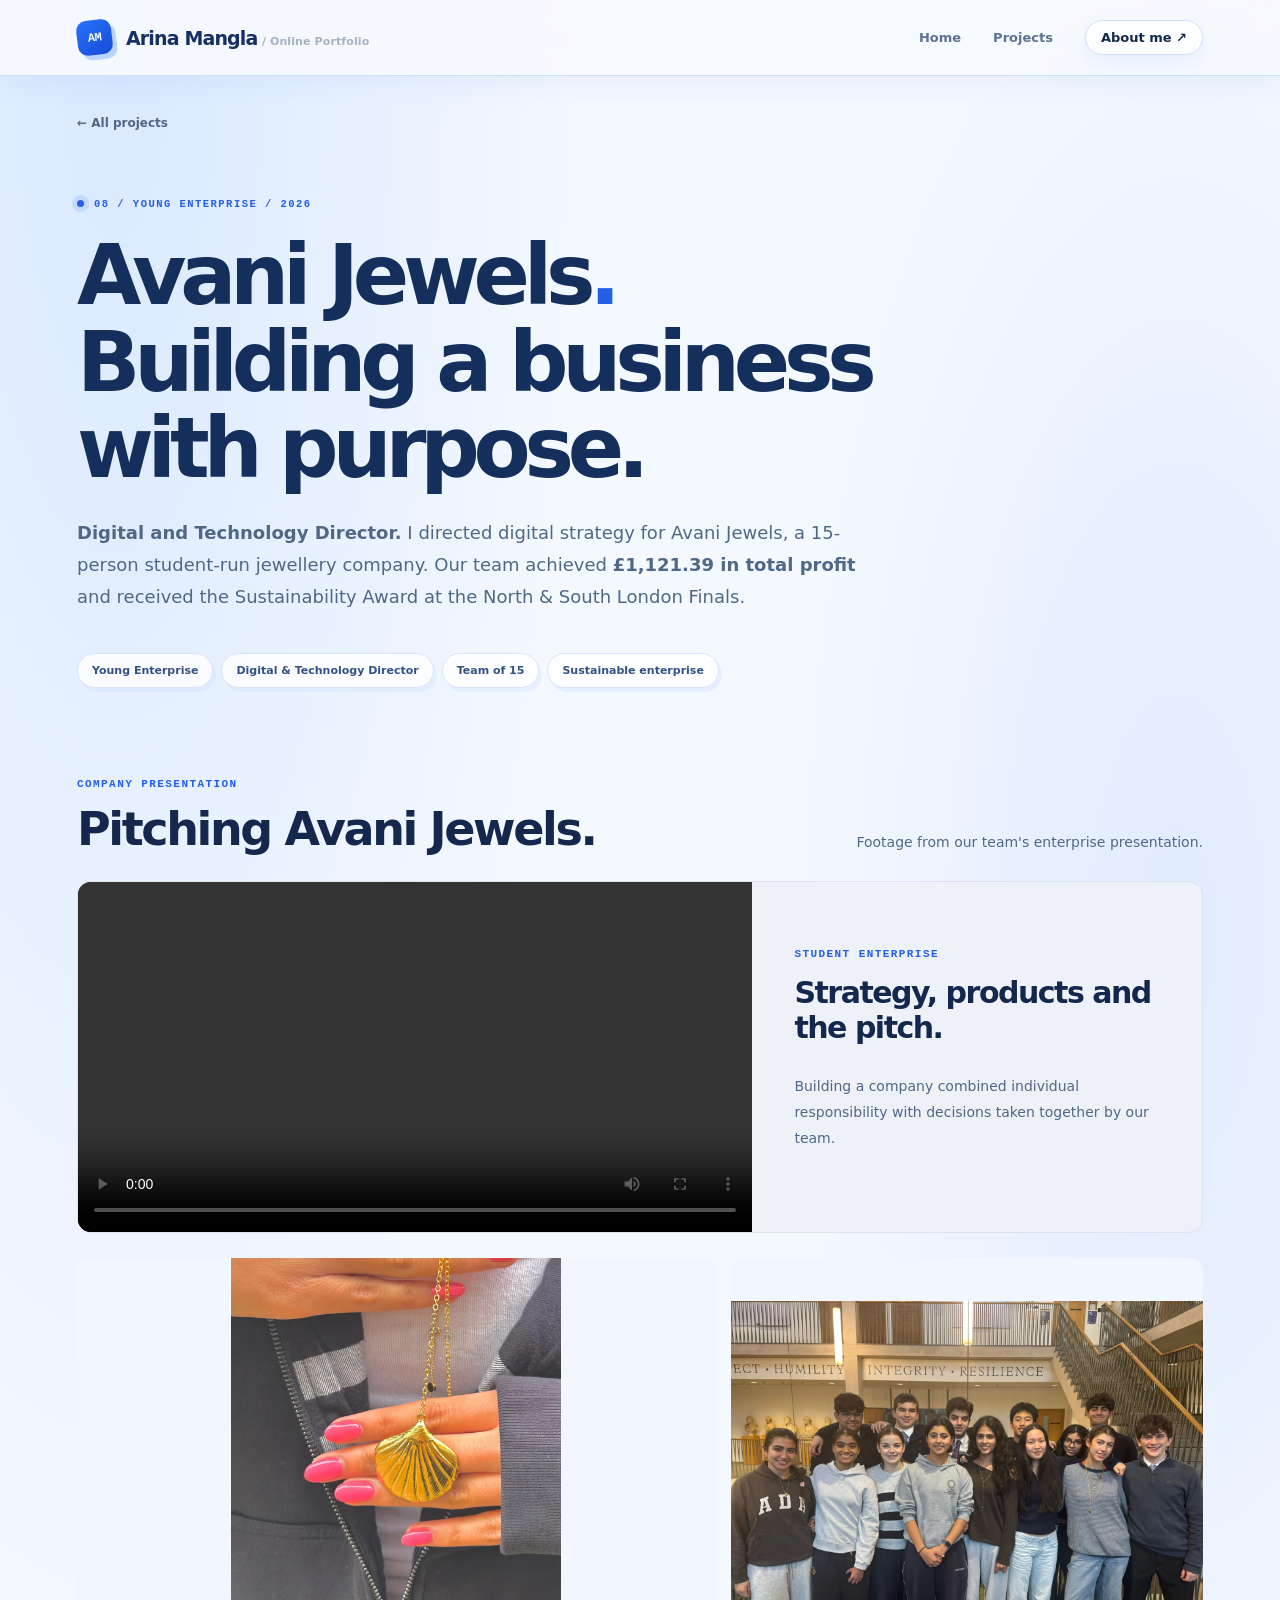
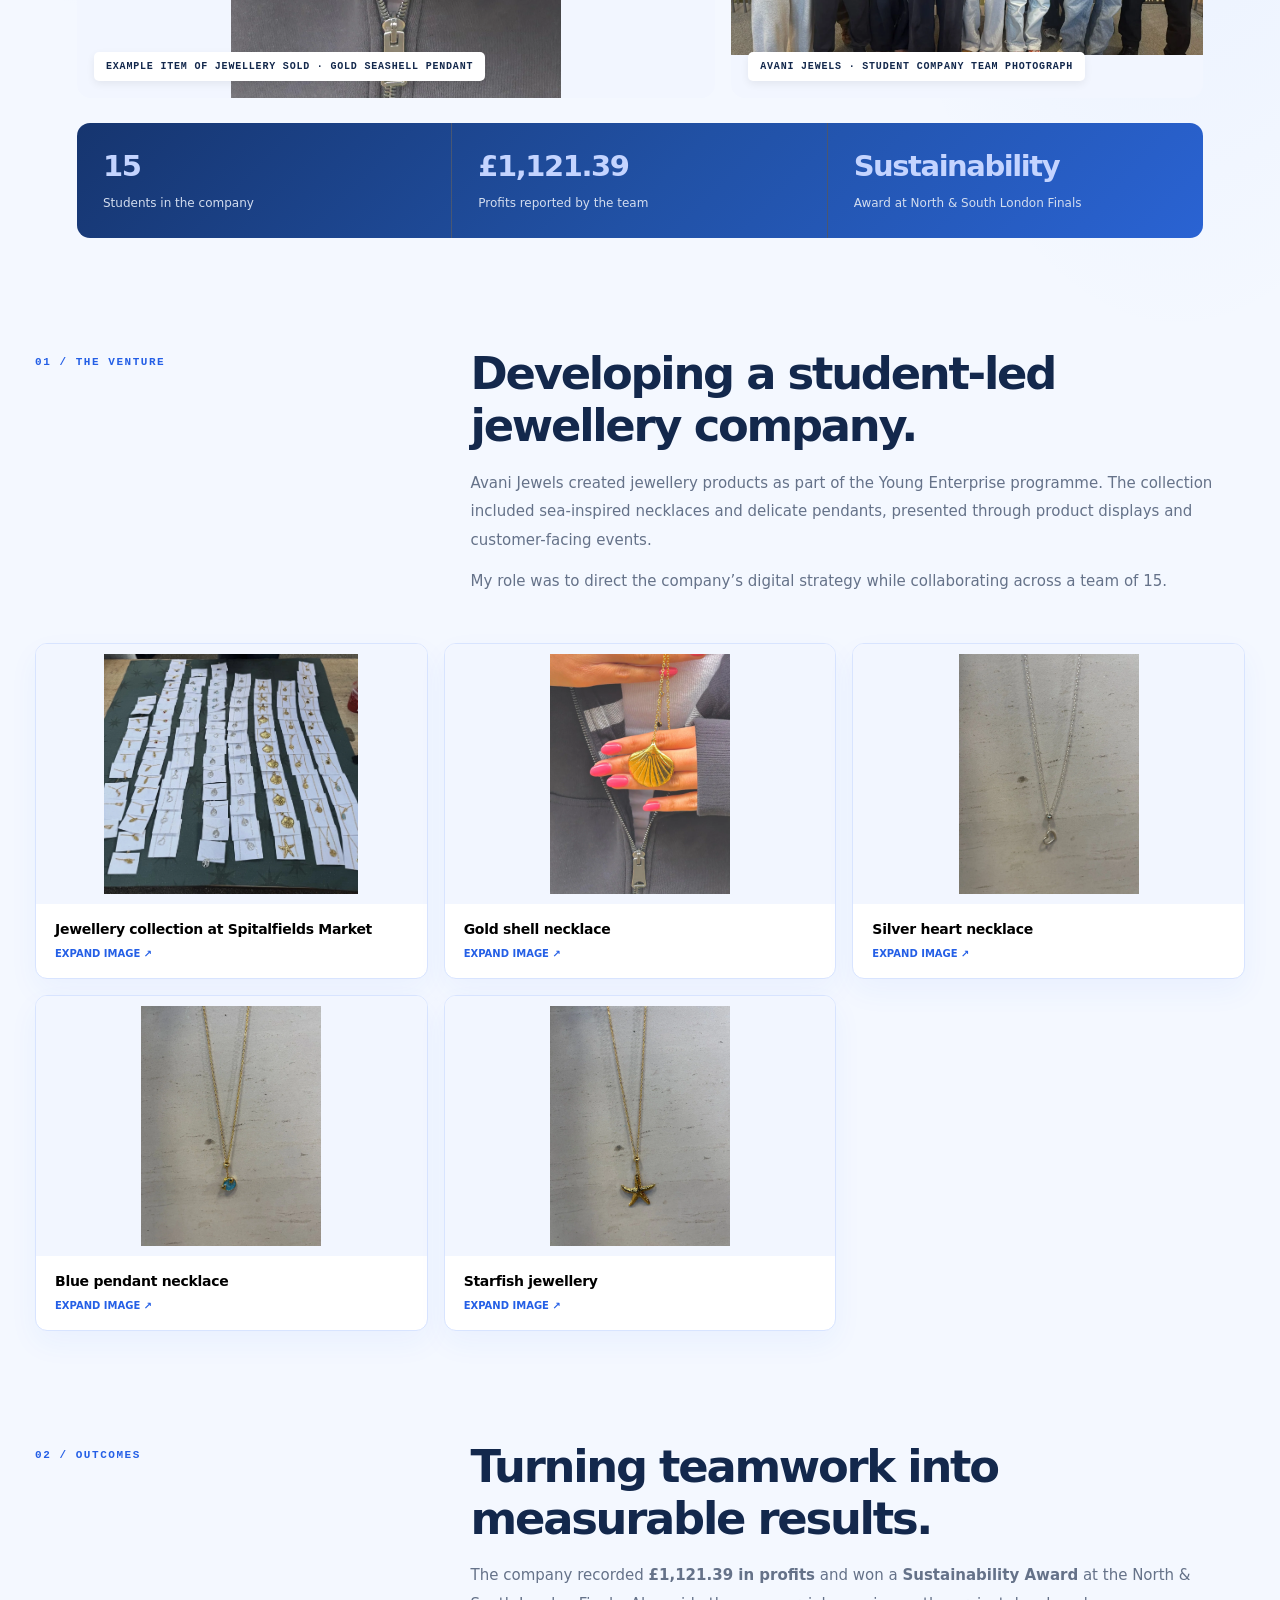
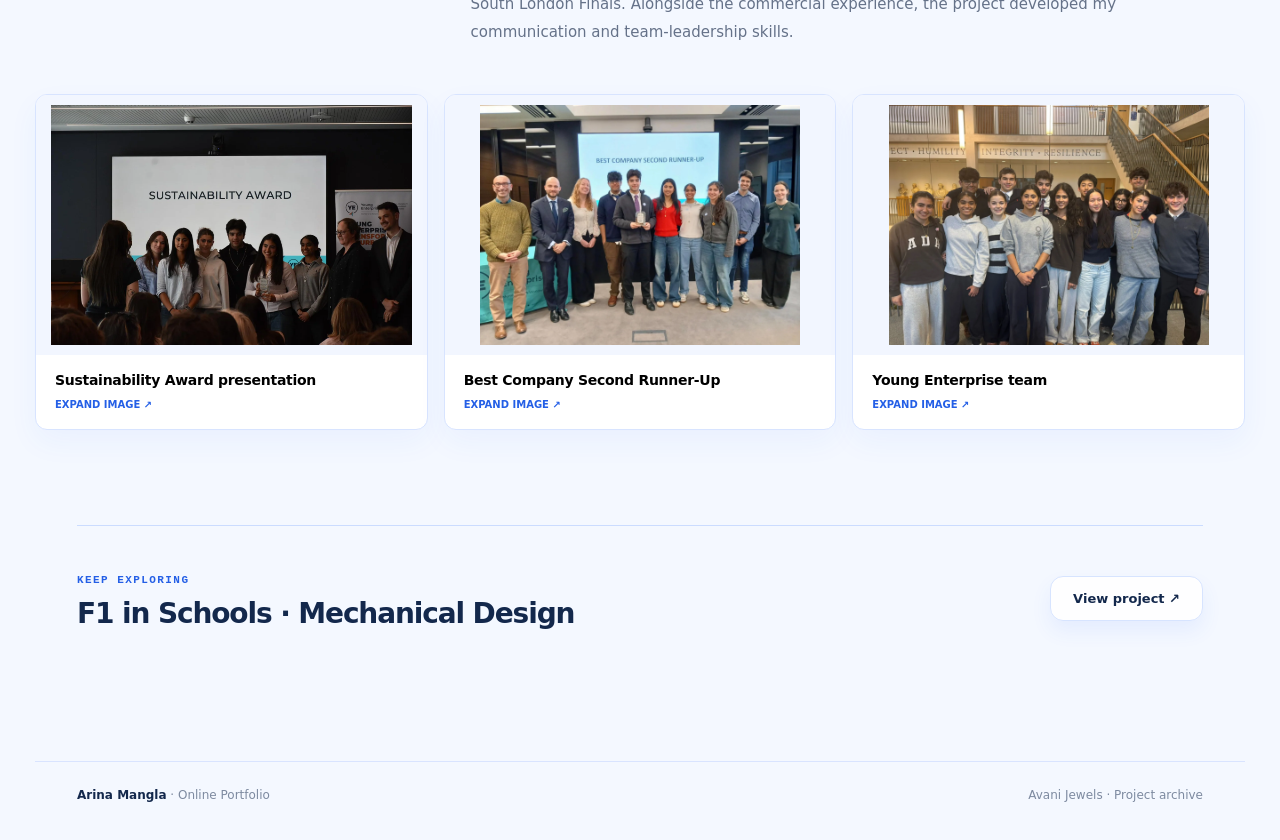
<file: avani-jewels.html>
<!DOCTYPE html>
<html lang="en"><head><meta charset="utf-8"/><meta content="width=device-width, initial-scale=1" name="viewport"/><meta content="Young Enterprise venture focusing on jewellery, sustainability and digital strategy." name="description"/><title>Avani Jewels | Engineering Portfolio</title><link href="styles.css" rel="stylesheet"/></head><body>
<header class="site-nav"><div class="container nav-inner"><a class="brand" href="index.html"><span class="brand-mark" data-short="">AM</span><span><span data-name="">Arina Mangla</span> <span style="color:#a6b1c3">/ Online Portfolio</span></span></a><button aria-controls="navigation" aria-expanded="false" aria-label="Open navigation" class="menu-button" type="button">☰</button><nav class="nav-links" id="navigation"><a href="index.html">Home</a><a href="index.html#projects">Projects</a><a class="nav-pill" href="index.html#about">About me ↗</a></nav></div></header><main><div class="container backline"><a href="index.html#projects">← All projects</a></div><section class="detail-hero"><div class="container"><span class="eyebrow">08 / YOUNG ENTERPRISE / 2026</span><h1>Avani Jewels<span style="color:var(--blue)">.</span><br/>Building a business with purpose.</h1><p class="lead"><strong>Digital and Technology Director.</strong> I directed digital strategy for Avani Jewels, a 15-person student-run jewellery company. Our team achieved <strong>£1,121.39 in total profit</strong> and received the Sustainability Award at the North &amp; South London Finals.</p><div class="detail-facts"><span>Young Enterprise</span><span>Digital &amp; Technology Director</span><span>Team of 15</span><span>Sustainable enterprise</span></div></div></section><section class="container case-video-first"><div class="lead-video-header"><div><span class="section-suptitle">COMPANY PRESENTATION</span><h2>Pitching Avani Jewels.</h2></div><p>Footage from our team's enterprise presentation.</p></div><div class="video-section"><video aria-label="Avani Jewels Young Enterprise presentation" controls="" playsinline="" preload="metadata" src="assets/avani-presentation.mp4"></video><div class="video-explain"><span class="section-suptitle">STUDENT ENTERPRISE</span><h3>Strategy, products and the pitch.</h3><p>Building a company combined individual responsibility with decisions taken together by our team.</p></div></div></section><section class="container"><div class="case-cover-grid"><div class="visual"><img alt="Avani Jewels gold seashell pendant" src="assets/avani-gold-shell.webp"/><span class="visual-badge">Example item of jewellery sold · gold seashell pendant</span></div><div class="visual"><img alt="The Young Enterprise student company group" src="assets/avani-team.webp"/><span class="visual-badge">Avani Jewels · student company team photograph</span></div></div><div class="mini-stat-panel"><div><strong>15</strong><span>Students in the company</span></div><div><strong>£1,121.39</strong><span>Profits reported by the team</span></div><div><strong>Sustainability</strong><span>Award at North &amp; South London Finals</span></div></div></section><section class="case-section container"><div class="chapter"><div class="chapter-index">01 / THE VENTURE</div><div class="chapter-text"><h2>Developing a student-led jewellery company.</h2><p>Avani Jewels created jewellery products as part of the Young Enterprise programme. The collection included sea-inspired necklaces and delicate pendants, presented through product displays and customer-facing events.</p><p>My role was to direct the company’s digital strategy while collaborating across a team of 15.</p></div></div><div class="media-grid" data-gallery="avani-products"></div></section><section class="case-section container"><div class="chapter"><div class="chapter-index">02 / OUTCOMES</div><div class="chapter-text"><h2>Turning teamwork into measurable results.</h2><p>The company recorded <strong>£1,121.39 in profits</strong> and won a <strong>Sustainability Award</strong> at the North &amp; South London Finals. Alongside the commercial experience, the project developed my communication and team-leadership skills.</p></div></div><div class="media-grid" data-gallery="avani-achievements"></div></section><div class="container"><div class="next-section"><div><span class="section-suptitle">KEEP EXPLORING</span><h3>F1 in Schools · Mechanical Design</h3></div><a class="btn secondary" href="additional.html#f1-schools">View project ↗</a></div></div></main>
<footer class="footer"><div class="container footer-row"><span><strong data-name="">Arina Mangla</strong> · Online Portfolio</span><span>Avani Jewels · Project archive</span></div></footer>
<div aria-label="Project image viewer" aria-modal="true" class="lightbox" id="lightbox" role="dialog"><button aria-label="Close image" class="close" type="button">×</button><button aria-label="Previous image" class="lightbox-nav prev" type="button">‹</button><figure style="margin:0;display:flex;align-items:center;flex-direction:column"><img alt="" id="lightbox-image" src="assets/claw-09.webp"/><figcaption id="lightbox-caption"></figcaption></figure><button aria-label="Next image" class="lightbox-nav next" type="button">›</button></div><script src="data.js"></script><script src="site.js"></script></body></html>
</file>
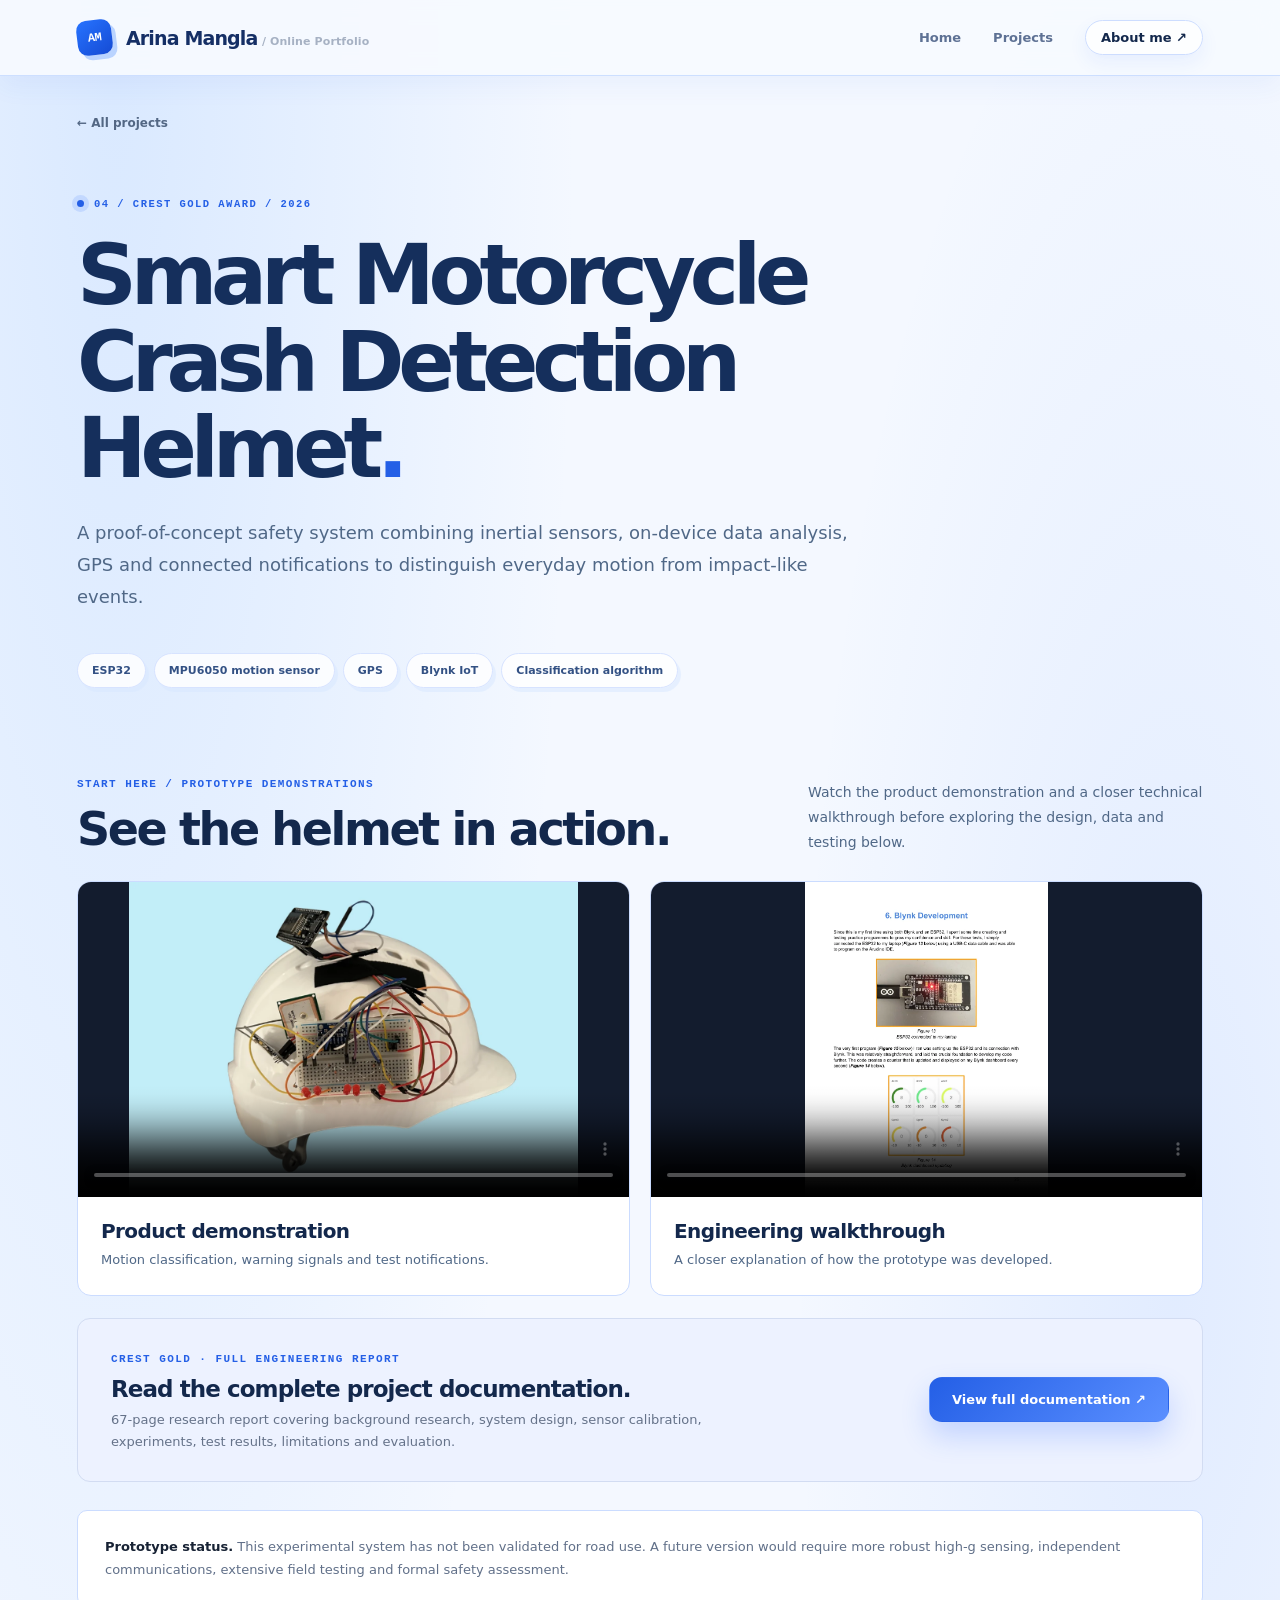
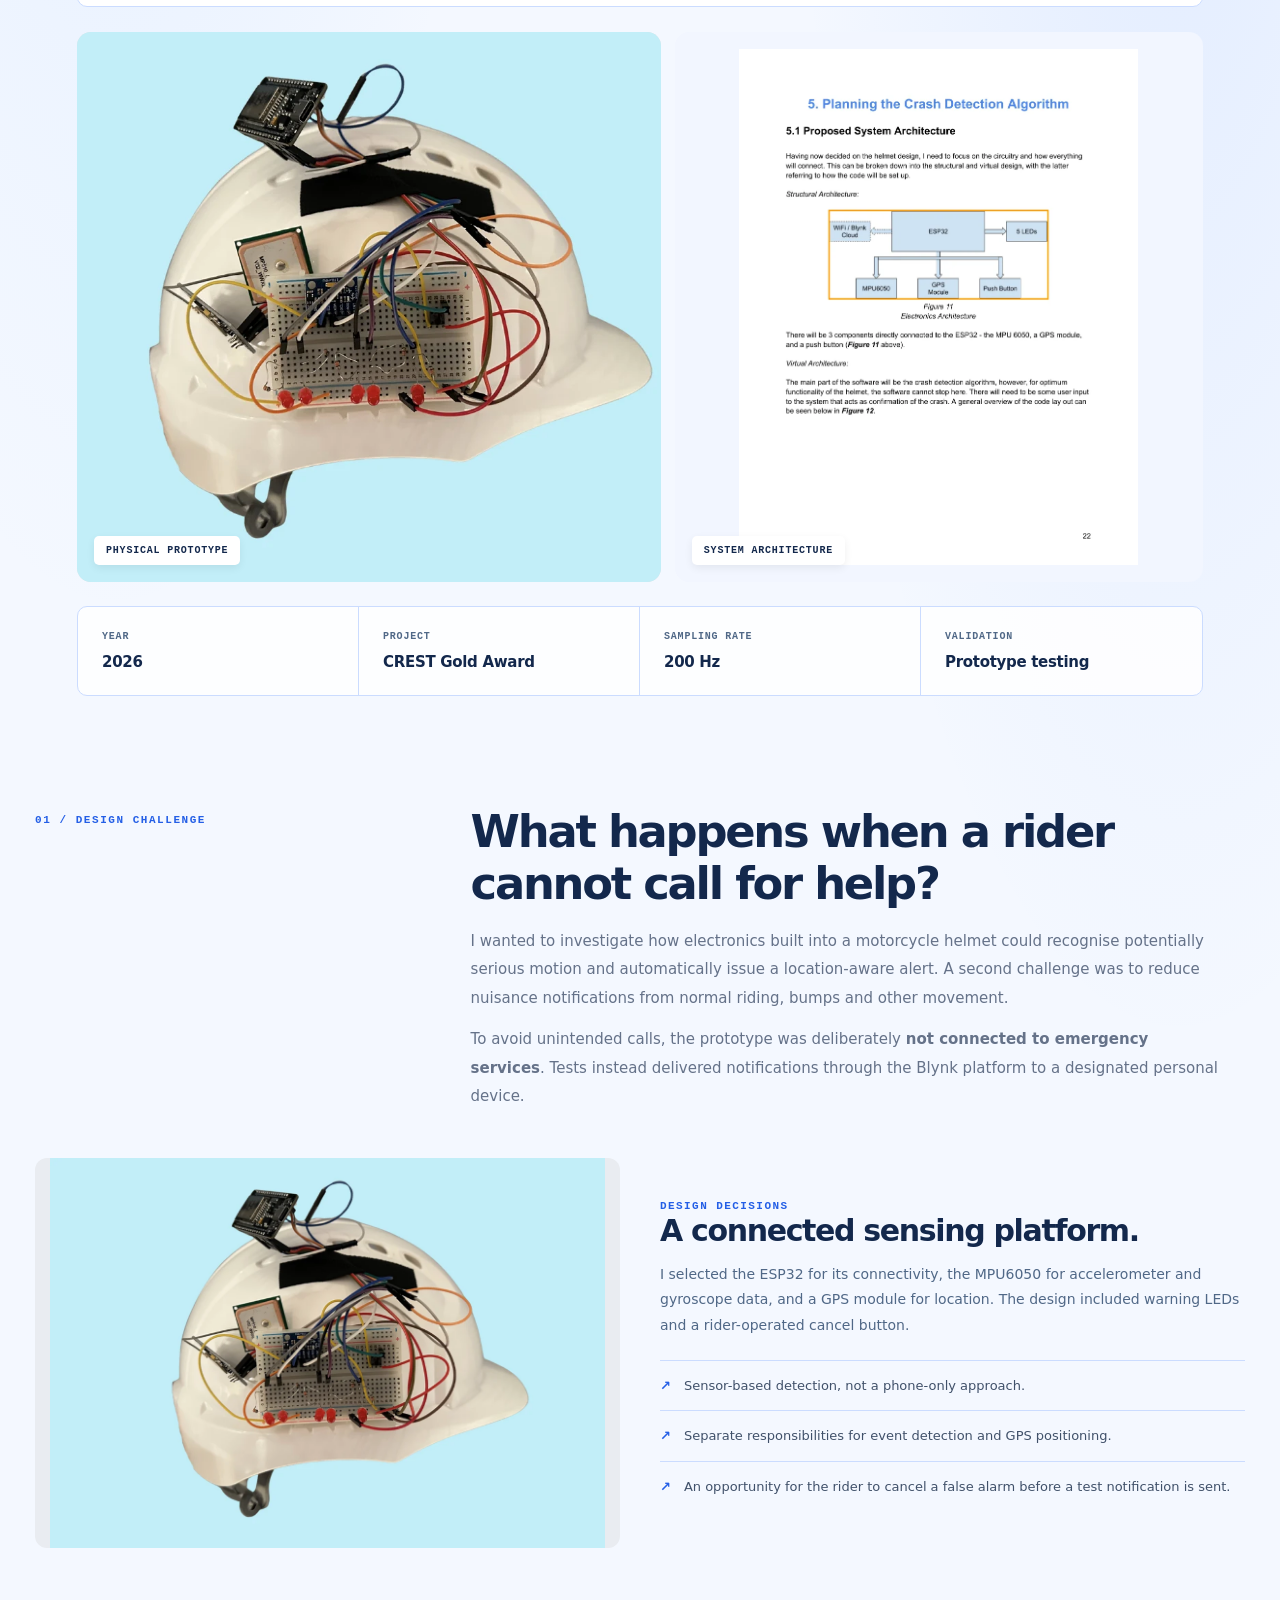
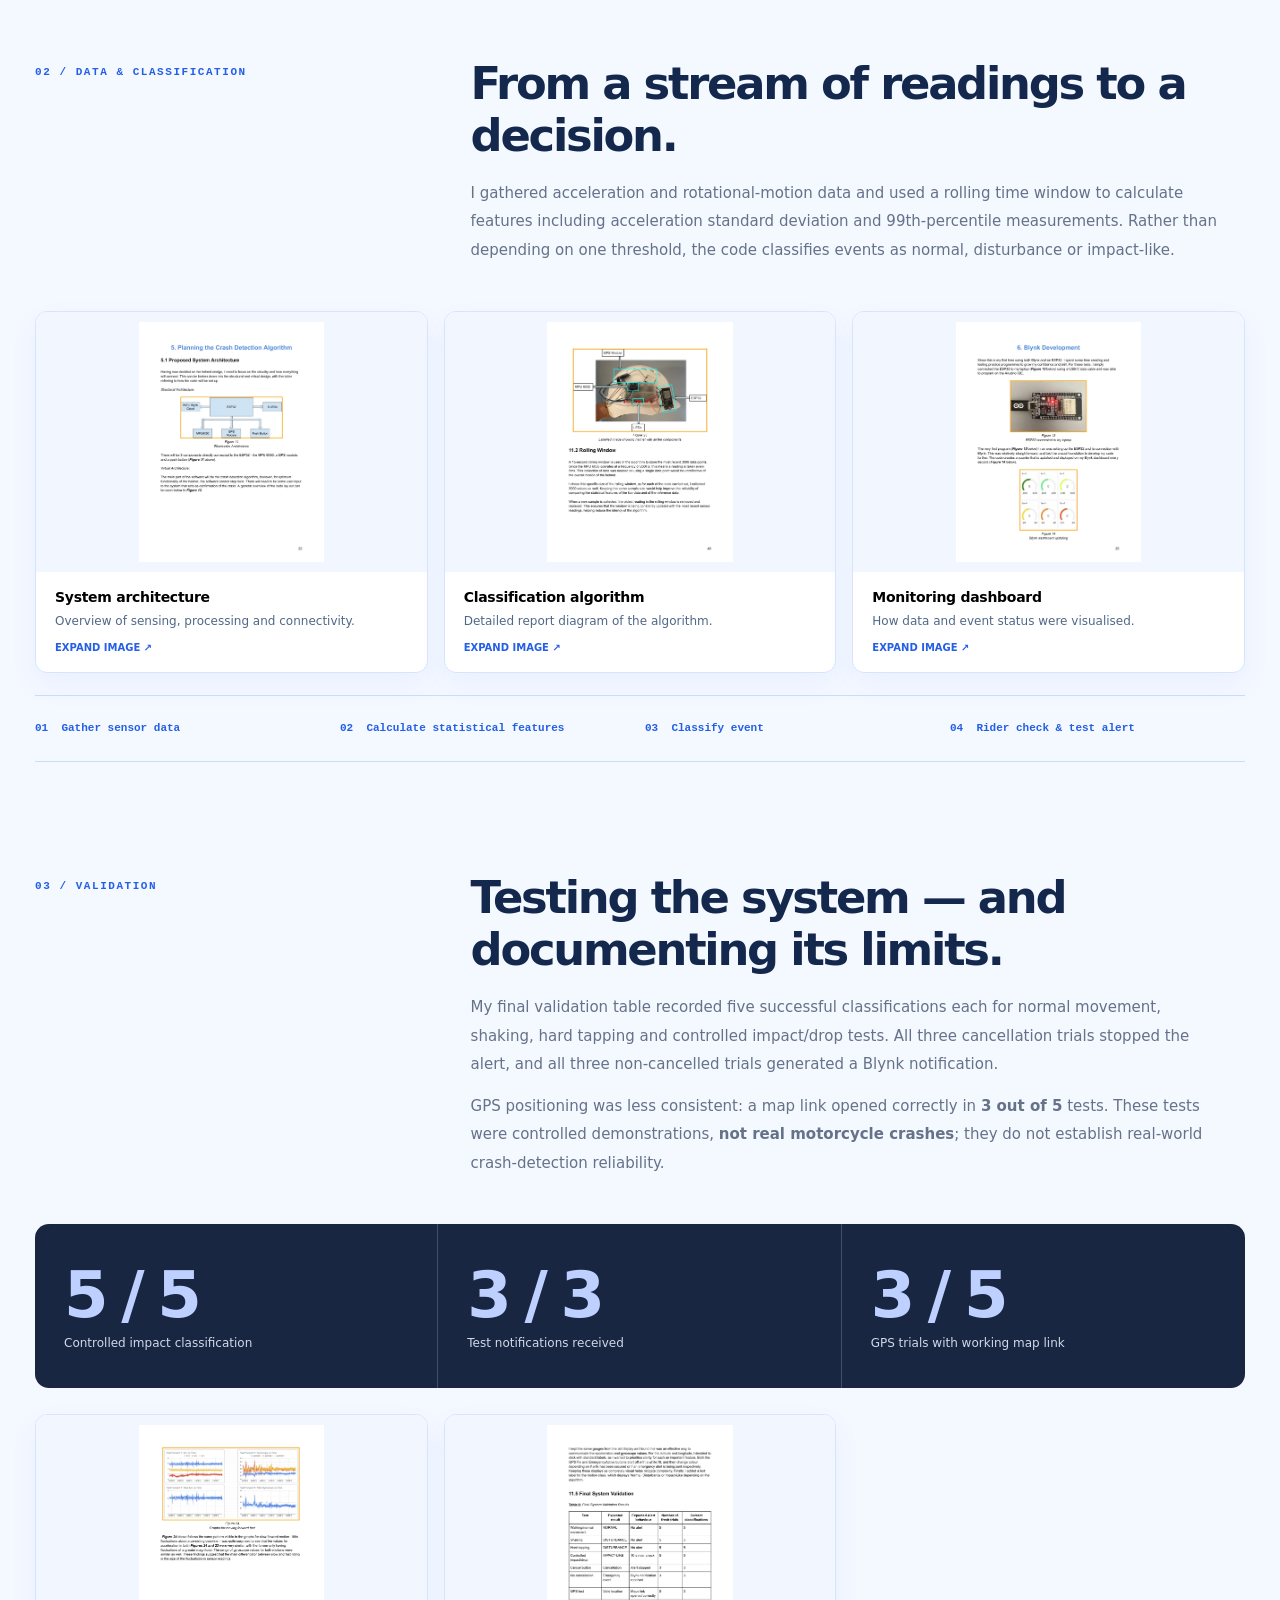
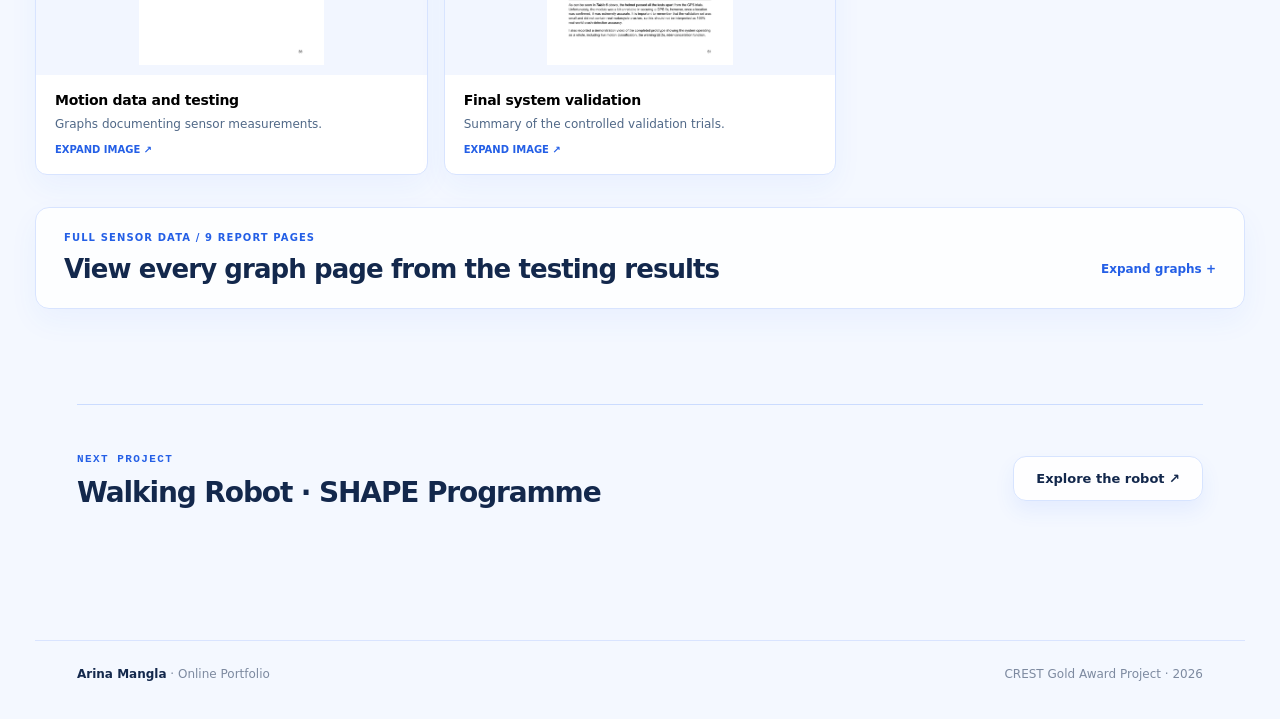
<file: crest-helmet.html>
<!DOCTYPE html>

<html lang="en"><head><meta charset="utf-8"/><meta content="width=device-width,initial-scale=1" name="viewport"/><meta content="CREST Gold Award smart motorcycle helmet safety prototype, project and tests." name="description"/><title>Smart Motorcycle Helmet | Engineering Portfolio</title><link href="styles.css" rel="stylesheet"/></head><body><header class="site-nav"><div class="container nav-inner"><a class="brand" href="index.html"><span class="brand-mark" data-short="">AM</span><span><span data-name="">Arina Mangla</span> <span style="color:#a6b1c3">/ Online Portfolio</span></span></a><button aria-controls="navigation" aria-expanded="false" aria-label="Open navigation" class="menu-button" type="button">☰</button><nav class="nav-links" id="navigation"><a href="index.html">Home</a><a href="index.html#projects">Projects</a><a class="nav-pill" href="index.html#about">About me ↗</a></nav></div></header><main><div class="container backline"><a href="index.html#projects">← All projects</a></div>
<section class="detail-hero"><div class="container"><span class="eyebrow">04 / CREST GOLD AWARD / 2026</span><h1>Smart Motorcycle<br/>Crash Detection Helmet<span style="color:var(--blue)">.</span></h1><p class="lead">A proof-of-concept safety system combining inertial sensors, on-device data analysis, GPS and connected notifications to distinguish everyday motion from impact-like events.</p><div class="detail-facts"><span>ESP32</span><span>MPU6050 motion sensor</span><span>GPS</span><span>Blynk IoT</span><span>Classification algorithm</span></div></div></section><section class="container case-video-first" id="demonstrations"><div class="lead-video-header"><div><span class="section-suptitle">START HERE / PROTOTYPE DEMONSTRATIONS</span><h2>See the helmet in action.</h2></div><p>Watch the product demonstration and a closer technical walkthrough before exploring the design, data and testing below.</p></div><div class="video-pair"><div class="video-tile"><video controls="" playsinline="" poster="assets/crest-helmet-prototype.webp" preload="metadata" src="assets/crest-product-demo.mp4"></video><h3>Product demonstration</h3><p>Motion classification, warning signals and test notifications.</p></div><div class="video-tile"><video controls="" playsinline="" poster="assets/crest-blynk-dashboard.webp" preload="metadata" src="assets/crest-explained.mp4"></video><h3>Engineering walkthrough</h3><p>A closer explanation of how the prototype was developed.</p></div></div><div class="documentation-banner" id="full-documentation"><div><span class="section-suptitle">CREST GOLD · FULL ENGINEERING REPORT</span><h3>Read the complete project documentation.</h3><p>67-page research report covering background research, system design, sensor calibration, experiments, test results, limitations and evaluation.</p></div><a class="btn" href="assets/crest-full-report.pdf" rel="noopener noreferrer" target="_blank">View full documentation ↗</a></div><div class="privacy-note"><strong>Prototype status.</strong> This experimental system has not been validated for road use. A future version would require more robust high-g sensing, independent communications, extensive field testing and formal safety assessment.</div></section>
<section class="container"><div class="split-visual"><div class="visual large"><img alt="White prototype helmet with electronic components and wiring" fetchpriority="high" src="assets/crest-helmet-prototype.webp"/><span class="visual-badge">Physical prototype</span></div><div class="visual small"><img alt="System architecture from original engineering report" src="assets/crest-architecture.webp"/><span class="visual-badge">System architecture</span></div></div><div class="case-strip"><div><small>Year</small><b>2026</b></div><div><small>Project</small><b>CREST Gold Award</b></div><div><small>Sampling rate</small><b>200 Hz</b></div><div><small>Validation</small><b>Prototype testing</b></div></div></section>
<section class="case-section container"><div class="chapter"><div class="chapter-index">01 / DESIGN CHALLENGE</div><div class="chapter-text"><h2>What happens when a rider cannot call for help?</h2><p>I wanted to investigate how electronics built into a motorcycle helmet could recognise potentially serious motion and automatically issue a location-aware alert. A second challenge was to reduce nuisance notifications from normal riding, bumps and other movement.</p><p>To avoid unintended calls, the prototype was deliberately <strong>not connected to emergency services</strong>. Tests instead delivered notifications through the Blynk platform to a designated personal device.</p></div></div><div class="technical-row"><div class="technical-img"><img alt="Smart helmet proof-of-concept electronics" loading="lazy" src="assets/crest-helmet-prototype.webp"/></div><div class="technical-text"><span class="section-suptitle">DESIGN DECISIONS</span><h3>A connected sensing platform.</h3><p>I selected the ESP32 for its connectivity, the MPU6050 for accelerometer and gyroscope data, and a GPS module for location. The design included warning LEDs and a rider-operated cancel button.</p><ul class="detail-points"><li>Sensor-based detection, not a phone-only approach.</li><li>Separate responsibilities for event detection and GPS positioning.</li><li>An opportunity for the rider to cancel a false alarm before a test notification is sent.</li></ul></div></div></section>
<section class="case-section container"><div class="chapter"><div class="chapter-index">02 / DATA &amp; CLASSIFICATION</div><div class="chapter-text"><h2>From a stream of readings to a decision.</h2><p>I gathered acceleration and rotational-motion data and used a rolling time window to calculate features including acceleration standard deviation and 99th-percentile measurements. Rather than depending on one threshold, the code classifies events as normal, disturbance or impact-like.</p></div></div><div class="media-grid" data-gallery="crest-design"></div><div class="process-notes"><span>01  Gather sensor data</span><span>02  Calculate statistical features</span><span>03  Classify event</span><span>04  Rider check &amp; test alert</span></div></section>
<section class="case-section container"><div class="chapter"><div class="chapter-index">03 / VALIDATION</div><div class="chapter-text"><h2>Testing the system — and documenting its limits.</h2><p>My final validation table recorded five successful classifications each for normal movement, shaking, hard tapping and controlled impact/drop tests. All three cancellation trials stopped the alert, and all three non-cancelled trials generated a Blynk notification.</p><p>GPS positioning was less consistent: a map link opened correctly in <strong>3 out of 5</strong> tests. These tests were controlled demonstrations, <strong>not real motorcycle crashes</strong>; they do not establish real-world crash-detection reliability.</p></div></div><div class="validation-panel"><div><strong>5 / 5</strong><span>Controlled impact classification</span></div><div><strong>3 / 3</strong><span>Test notifications received</span></div><div><strong>3 / 5</strong><span>GPS trials with working map link</span></div></div><div class="media-grid" data-gallery="crest-validation" style="margin-top:26px"></div><details class="graph-disclosure"><summary><span>FULL SENSOR DATA / 9 REPORT PAGES</span><strong>View every graph page from the testing results</strong><span class="graph-expand-cue">Expand graphs +</span></summary><div class="graph-disclosure-intro">All nine graph pages are reproduced from the original CREST Gold report (report pages 37–45). Select any page to open the full-size view; the complete report is also linked above.</div><div class="media-grid graph-gallery" data-gallery="crest-all-graphs"></div></details></section>
<div class="container"><div class="next-section"><div><span class="section-suptitle">NEXT PROJECT</span><h3>Walking Robot · SHAPE Programme</h3></div><a class="btn secondary" href="walking-robot.html">Explore the robot ↗</a></div></div></main><footer class="footer"><div class="container footer-row"><span><strong data-name="">Arina Mangla</strong> · Online Portfolio</span><span>CREST Gold Award Project · 2026</span></div></footer><div aria-label="Project image viewer" aria-modal="true" class="lightbox" id="lightbox" role="dialog"><button aria-label="Close image" class="close" type="button">×</button><button aria-label="Previous image" class="lightbox-nav prev" type="button">‹</button><figure style="margin:0;display:flex;align-items:center;flex-direction:column"><img alt="" id="lightbox-image" src="assets/crest-helmet-prototype.webp"/><figcaption id="lightbox-caption"></figcaption></figure><button aria-label="Next image" class="lightbox-nav next" type="button">›</button></div><script src="data.js"></script><script src="site.js"></script></body></html>
</file>
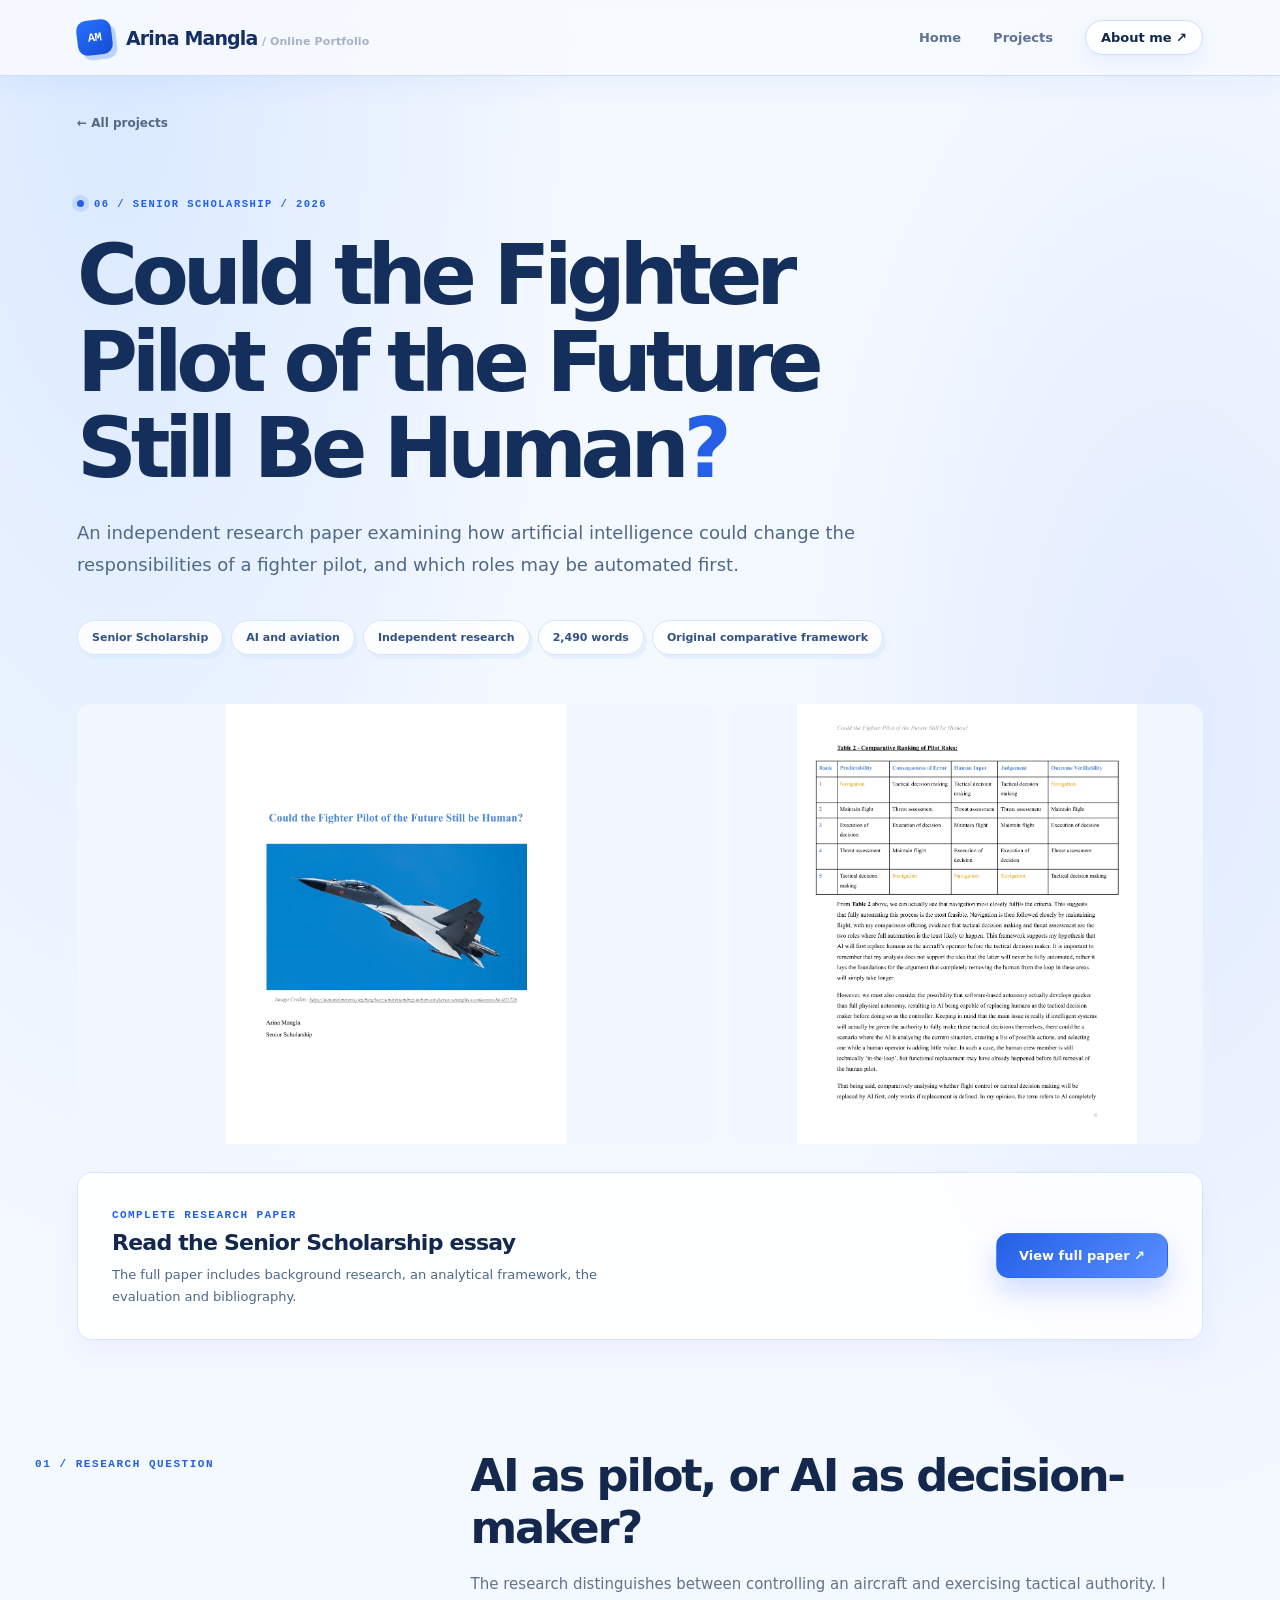
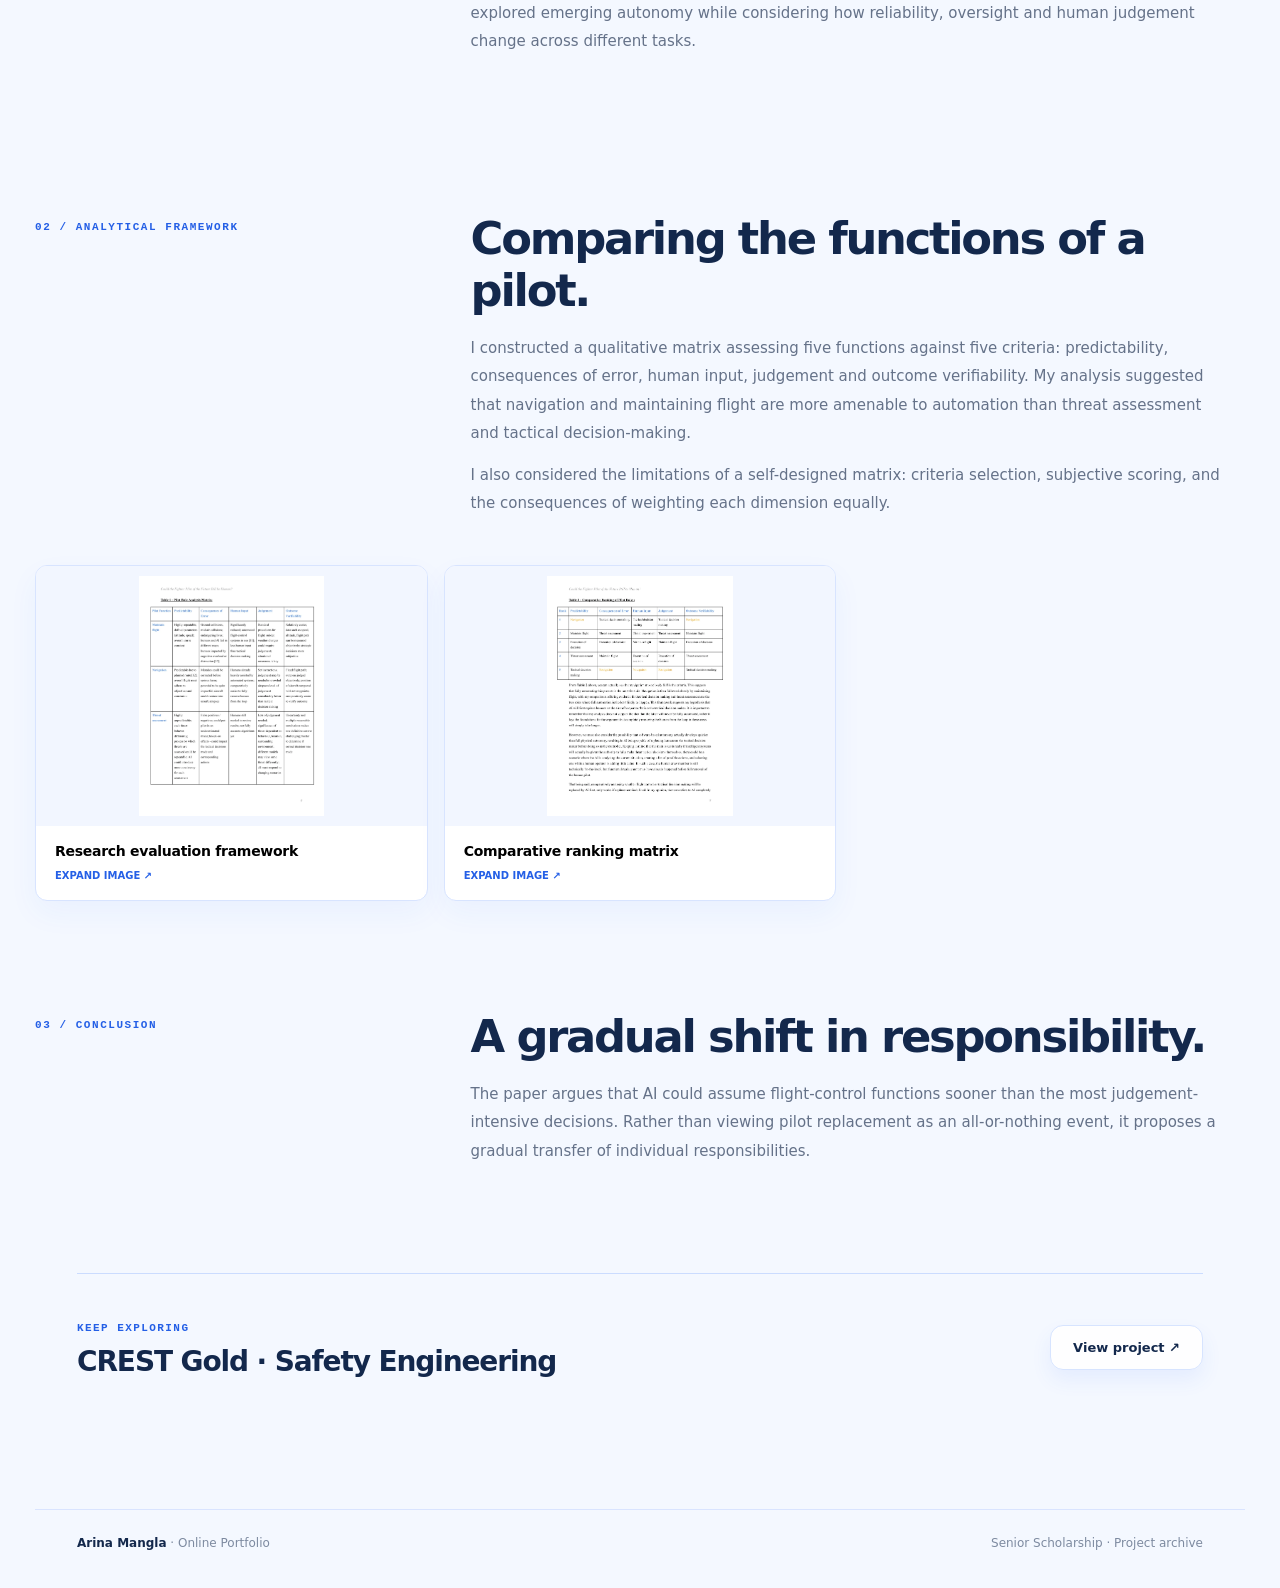
<file: senior-scholarship.html>
<!DOCTYPE html><html lang="en"><head><meta charset="utf-8"><meta name="viewport" content="width=device-width, initial-scale=1"><meta name="description" content="Independent paper researching the role of artificial intelligence in military aviation."><title>Senior Scholarship | Engineering Portfolio</title><link rel="stylesheet" href="styles.css"></head><body>
<header class="site-nav"><div class="container nav-inner"><a href="index.html" class="brand"><span class="brand-mark" data-short>AM</span><span><span data-name>Arina Mangla</span> <span style="color:#a6b1c3">/ Online Portfolio</span></span></a><button class="menu-button" type="button" aria-expanded="false" aria-controls="navigation" aria-label="Open navigation">☰</button><nav class="nav-links" id="navigation"><a href="index.html">Home</a><a href="index.html#projects">Projects</a><a class="nav-pill" href="index.html#about">About me ↗</a></nav></div></header><main><div class="container backline"><a href="index.html#projects">← All projects</a></div><section class="detail-hero"><div class="container"><span class="eyebrow">06 / SENIOR SCHOLARSHIP / 2026</span><h1>Could the Fighter Pilot of the Future Still Be Human<span style="color:var(--blue)">?</span></h1><p class="lead">An independent research paper examining how artificial intelligence could change the responsibilities of a fighter pilot, and which roles may be automated first.</p><div class="detail-facts"><span>Senior Scholarship</span><span>AI and aviation</span><span>Independent research</span><span>2,490 words</span><span>Original comparative framework</span></div></div></section><section class="container"><div class="case-cover-grid"><div class="visual"><img src="assets/scholarship-page-01.webp" alt="Cover of Senior Scholarship research paper"></div><div class="visual"><img src="assets/scholarship-page-09.webp" alt="Comparative ranking matrix from the research paper"></div></div><div class="document-action"><div><span class="section-suptitle">COMPLETE RESEARCH PAPER</span><strong>Read the Senior Scholarship essay</strong><p>The full paper includes background research, an analytical framework, the evaluation and bibliography.</p></div><a class="btn" href="assets/senior-scholarship-paper.pdf" target="_blank" rel="noopener">View full paper ↗</a></div></section><section class="case-section container"><div class="chapter"><div class="chapter-index">01 / RESEARCH QUESTION</div><div class="chapter-text"><h2>AI as pilot, or AI as decision-maker?</h2><p>The research distinguishes between controlling an aircraft and exercising tactical authority. I explored emerging autonomy while considering how reliability, oversight and human judgement change across different tasks.</p></div></div></section><section class="case-section container"><div class="chapter"><div class="chapter-index">02 / ANALYTICAL FRAMEWORK</div><div class="chapter-text"><h2>Comparing the functions of a pilot.</h2><p>I constructed a qualitative matrix assessing five functions against five criteria: predictability, consequences of error, human input, judgement and outcome verifiability. My analysis suggested that navigation and maintaining flight are more amenable to automation than threat assessment and tactical decision-making.</p><p>I also considered the limitations of a self-designed matrix: criteria selection, subjective scoring, and the consequences of weighting each dimension equally.</p></div></div><div class="media-grid" data-gallery="scholarship-process"></div></section><section class="case-section container"><div class="chapter"><div class="chapter-index">03 / CONCLUSION</div><div class="chapter-text"><h2>A gradual shift in responsibility.</h2><p>The paper argues that AI could assume flight-control functions sooner than the most judgement-intensive decisions. Rather than viewing pilot replacement as an all-or-nothing event, it proposes a gradual transfer of individual responsibilities.</p></div></div></section><div class="container"><div class="next-section"><div><span class="section-suptitle">KEEP EXPLORING</span><h3>CREST Gold · Safety Engineering</h3></div><a class="btn secondary" href="crest-helmet.html">View project ↗</a></div></div></main>
<footer class="footer"><div class="container footer-row"><span><strong data-name>Arina Mangla</strong> · Online Portfolio</span><span>Senior Scholarship · Project archive</span></div></footer>
<div aria-label="Project image viewer" aria-modal="true" class="lightbox" id="lightbox" role="dialog"><button aria-label="Close image" class="close" type="button">×</button><button aria-label="Previous image" class="lightbox-nav prev" type="button">‹</button><figure style="margin:0;display:flex;align-items:center;flex-direction:column"><img alt="" id="lightbox-image" src="assets/claw-09.webp"><figcaption id="lightbox-caption"></figcaption></figure><button aria-label="Next image" class="lightbox-nav next" type="button">›</button></div><script src="data.js"></script><script src="site.js"></script></body></html>
</file>
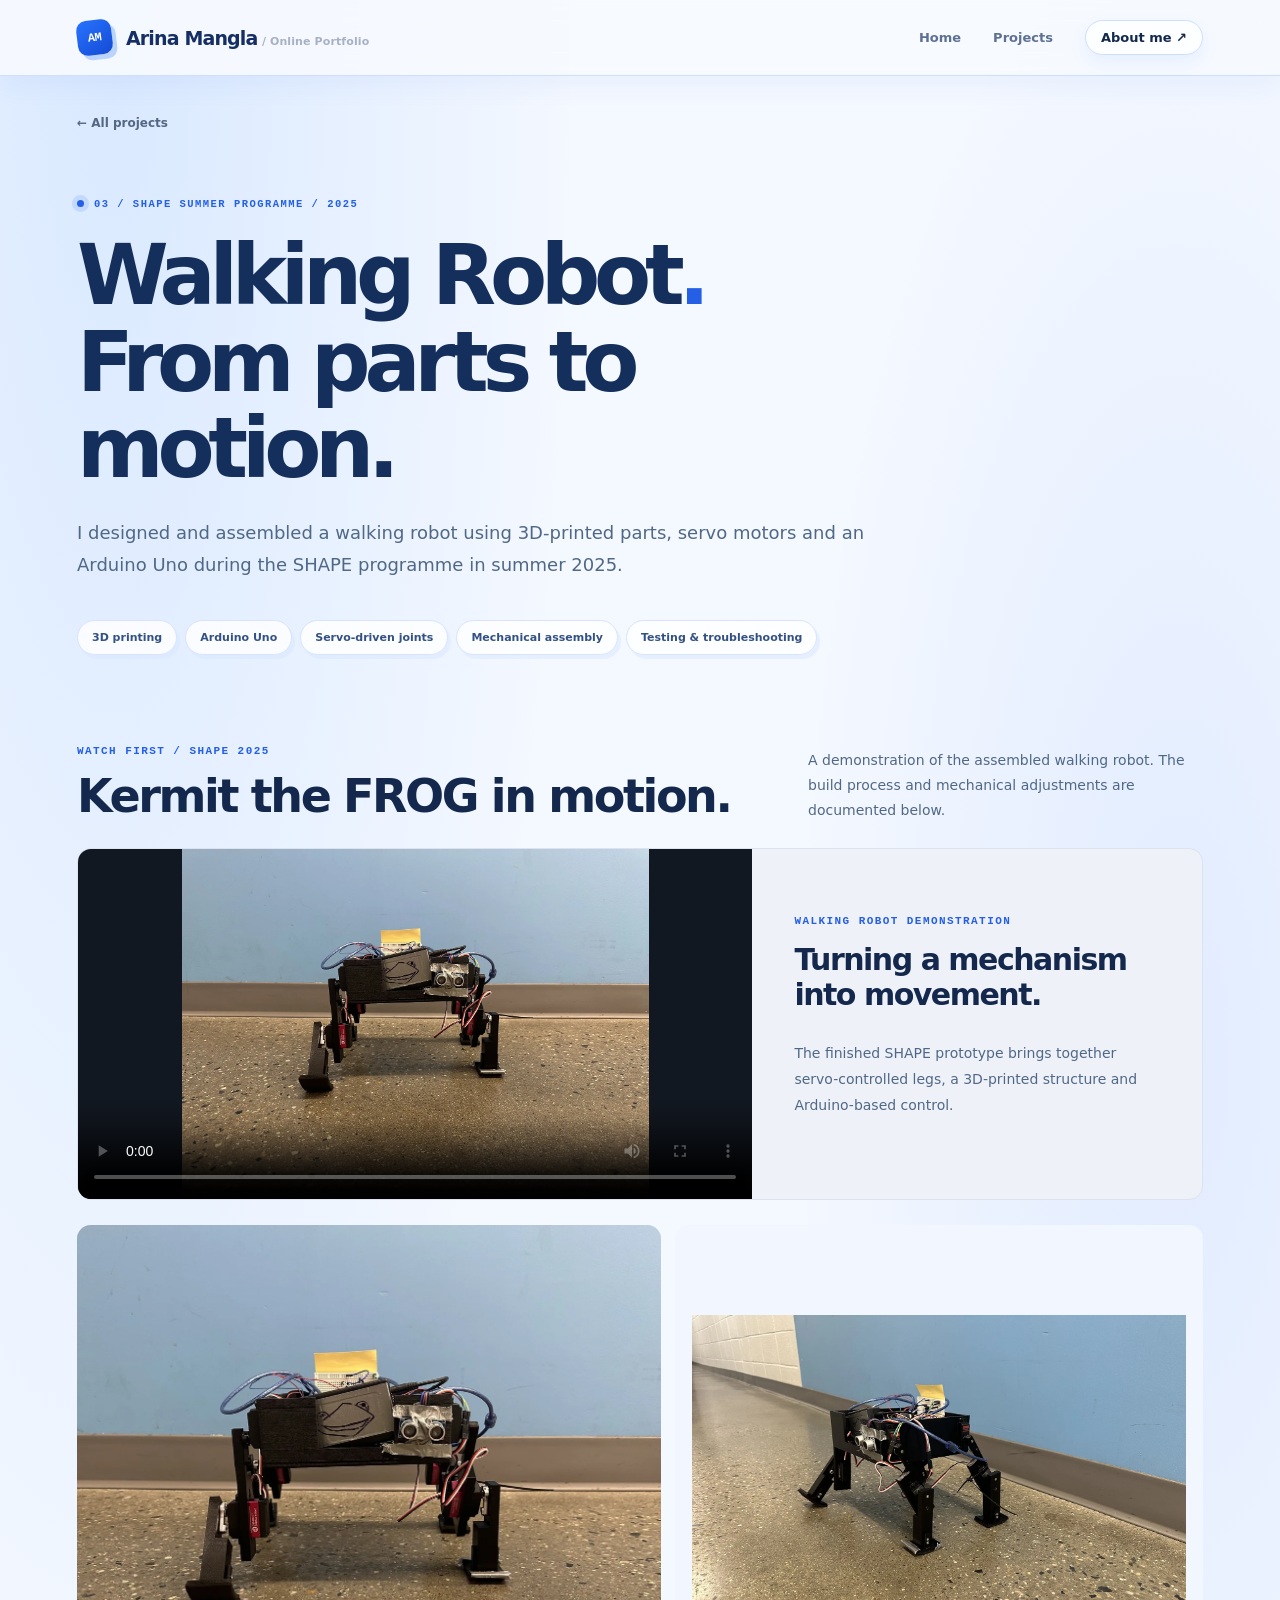
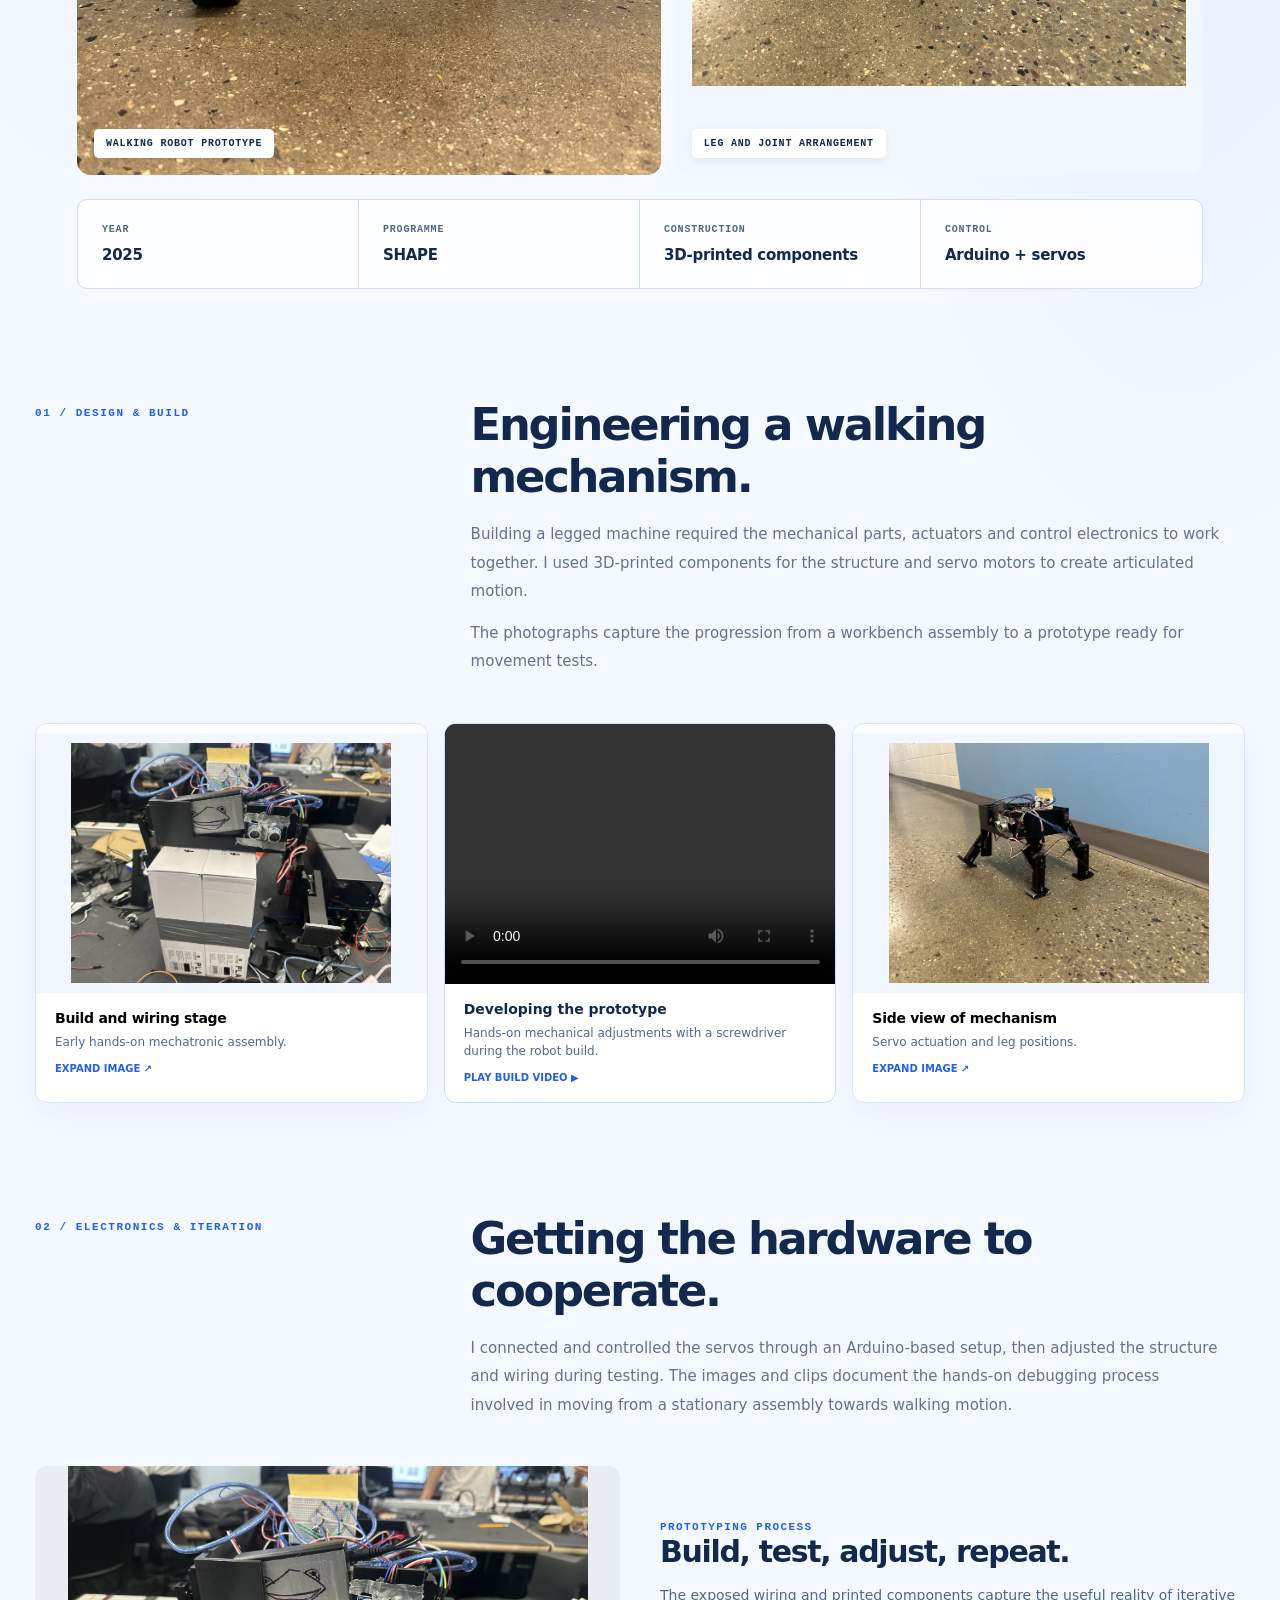
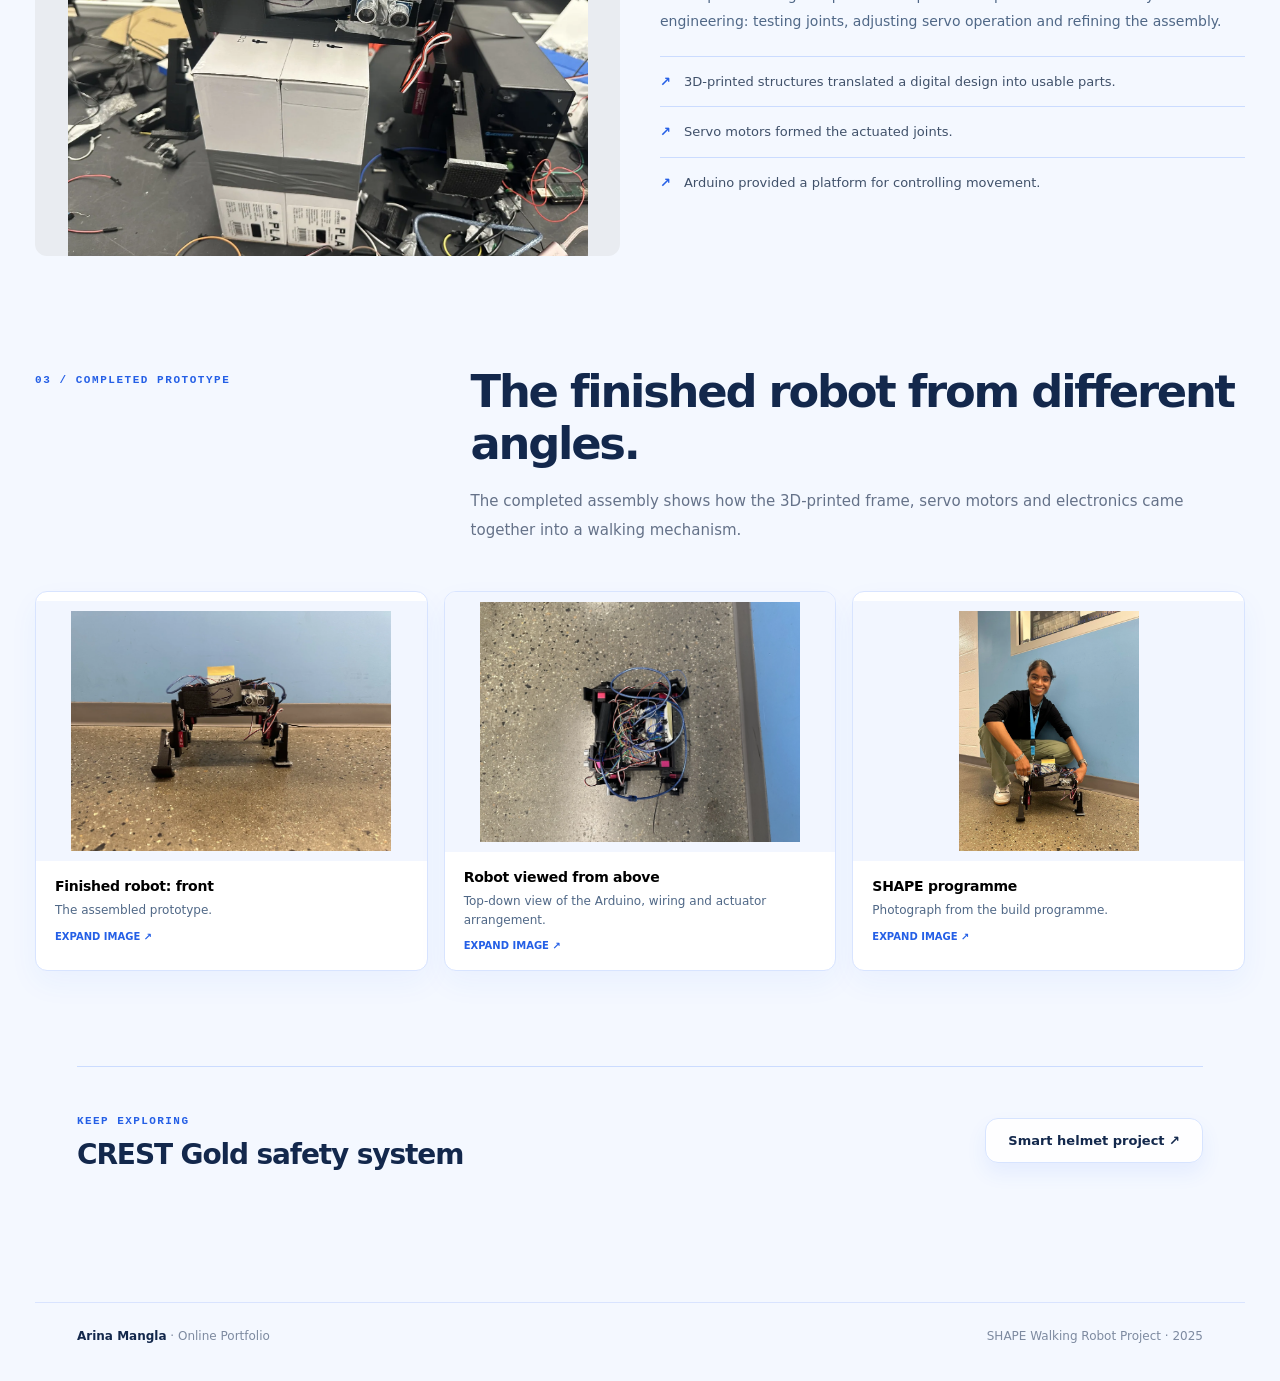
<file: walking-robot.html>
<!DOCTYPE html>

<html lang="en"><head><meta charset="utf-8"/><meta content="width=device-width,initial-scale=1" name="viewport"/><meta content="SHAPE Summer Programme walking robot using Arduino, servo motors and 3D-printed parts." name="description"/><title>Walking Robot | Engineering Portfolio</title><link href="styles.css" rel="stylesheet"/></head><body><header class="site-nav"><div class="container nav-inner"><a class="brand" href="index.html"><span class="brand-mark" data-short="">AM</span><span><span data-name="">Arina Mangla</span> <span style="color:#a6b1c3">/ Online Portfolio</span></span></a><button aria-controls="navigation" aria-expanded="false" aria-label="Open navigation" class="menu-button" type="button">☰</button><nav class="nav-links" id="navigation"><a href="index.html">Home</a><a href="index.html#projects">Projects</a><a class="nav-pill" href="index.html#about">About me ↗</a></nav></div></header><main><div class="container backline"><a href="index.html#projects">← All projects</a></div>
<section class="detail-hero"><div class="container"><span class="eyebrow">03 / SHAPE SUMMER PROGRAMME / 2025</span><h1>Walking Robot<span style="color:var(--blue)">.</span><br/>From parts to motion.</h1><p class="lead">I designed and assembled a walking robot using 3D-printed parts, servo motors and an Arduino Uno during the SHAPE programme in summer 2025.</p><div class="detail-facts"><span>3D printing</span><span>Arduino Uno</span><span>Servo-driven joints</span><span>Mechanical assembly</span><span>Testing &amp; troubleshooting</span></div></div></section><section class="container case-video-first" id="robot-demonstration"><div class="lead-video-header"><div><span class="section-suptitle">WATCH FIRST / SHAPE 2025</span><h2>Kermit the FROG in motion.</h2></div><p>A demonstration of the assembled walking robot. The build process and mechanical adjustments are documented below.</p></div><div class="video-section"><video aria-label="Kermit the FROG walking robot demonstration" controls="" playsinline="" poster="assets/walking-robot-front.webp" preload="metadata" src="assets/walking-robot-demo.mp4"></video><div class="video-explain"><span class="section-suptitle">WALKING ROBOT DEMONSTRATION</span><h3>Turning a mechanism into movement.</h3><p>The finished SHAPE prototype brings together servo-controlled legs, a 3D-printed structure and Arduino-based control.</p></div></div></section>
<section class="container"><div class="split-visual"><div class="visual large"><img alt="Four-legged robot from the front in its working prototype configuration" fetchpriority="high" src="assets/walking-robot-front.webp"/><span class="visual-badge">Walking robot prototype</span></div><div class="visual small"><img alt="Walking robot from side showing servo motors and leg joints" src="assets/walking-robot-side.webp"/><span class="visual-badge">Leg and joint arrangement</span></div></div><div class="case-strip"><div><small>Year</small><b>2025</b></div><div><small>Programme</small><b>SHAPE</b></div><div><small>Construction</small><b>3D-printed components</b></div><div><small>Control</small><b>Arduino + servos</b></div></div></section>
<section class="case-section container"><div class="chapter"><div class="chapter-index">01 / DESIGN &amp; BUILD</div><div class="chapter-text"><h2>Engineering a walking mechanism.</h2><p>Building a legged machine required the mechanical parts, actuators and control electronics to work together. I used 3D-printed components for the structure and servo motors to create articulated motion.</p><p>The photographs capture the progression from a workbench assembly to a prototype ready for movement tests.</p></div></div><div class="media-grid" data-gallery="walking-build"></div></section>
<section class="case-section container"><div class="chapter"><div class="chapter-index">02 / ELECTRONICS &amp; ITERATION</div><div class="chapter-text"><h2>Getting the hardware to cooperate.</h2><p>I connected and controlled the servos through an Arduino-based setup, then adjusted the structure and wiring during testing. The images and clips document the hands-on debugging process involved in moving from a stationary assembly towards walking motion.</p></div></div><div class="technical-row"><div class="technical-img"><img alt="Walking robot with exposed electronics during workshop testing" loading="lazy" src="assets/walking-robot-workbench.webp"/></div><div class="technical-text"><span class="section-suptitle">PROTOTYPING PROCESS</span><h3>Build, test, adjust, repeat.</h3><p>The exposed wiring and printed components capture the useful reality of iterative engineering: testing joints, adjusting servo operation and refining the assembly.</p><ul class="detail-points"><li>3D-printed structures translated a digital design into usable parts.</li><li>Servo motors formed the actuated joints.</li><li>Arduino provided a platform for controlling movement.</li></ul></div></div></section>
<section class="case-section container"><div class="chapter"><div class="chapter-index">03 / COMPLETED PROTOTYPE</div><div class="chapter-text"><h2>The finished robot from different angles.</h2><p>The completed assembly shows how the 3D-printed frame, servo motors and electronics came together into a walking mechanism.</p></div></div><div class="media-grid" data-gallery="walking-final" style="margin-top:26px"></div></section>
<div class="container"><div class="next-section"><div><span class="section-suptitle">KEEP EXPLORING</span><h3>CREST Gold safety system</h3></div><a class="btn secondary" href="crest-helmet.html">Smart helmet project ↗</a></div></div></main><footer class="footer"><div class="container footer-row"><span><strong data-name="">Arina Mangla</strong> · Online Portfolio</span><span>SHAPE Walking Robot Project · 2025</span></div></footer><div aria-label="Project image viewer" aria-modal="true" class="lightbox" id="lightbox" role="dialog"><button aria-label="Close image" class="close" type="button">×</button><button aria-label="Previous image" class="lightbox-nav prev" type="button">‹</button><figure style="margin:0;display:flex;align-items:center;flex-direction:column"><img alt="" id="lightbox-image" src="assets/crest-helmet-prototype.webp"/><figcaption id="lightbox-caption"></figcaption></figure><button aria-label="Next image" class="lightbox-nav next" type="button">›</button></div><script src="data.js"></script><script src="site.js"></script></body></html>
</file>
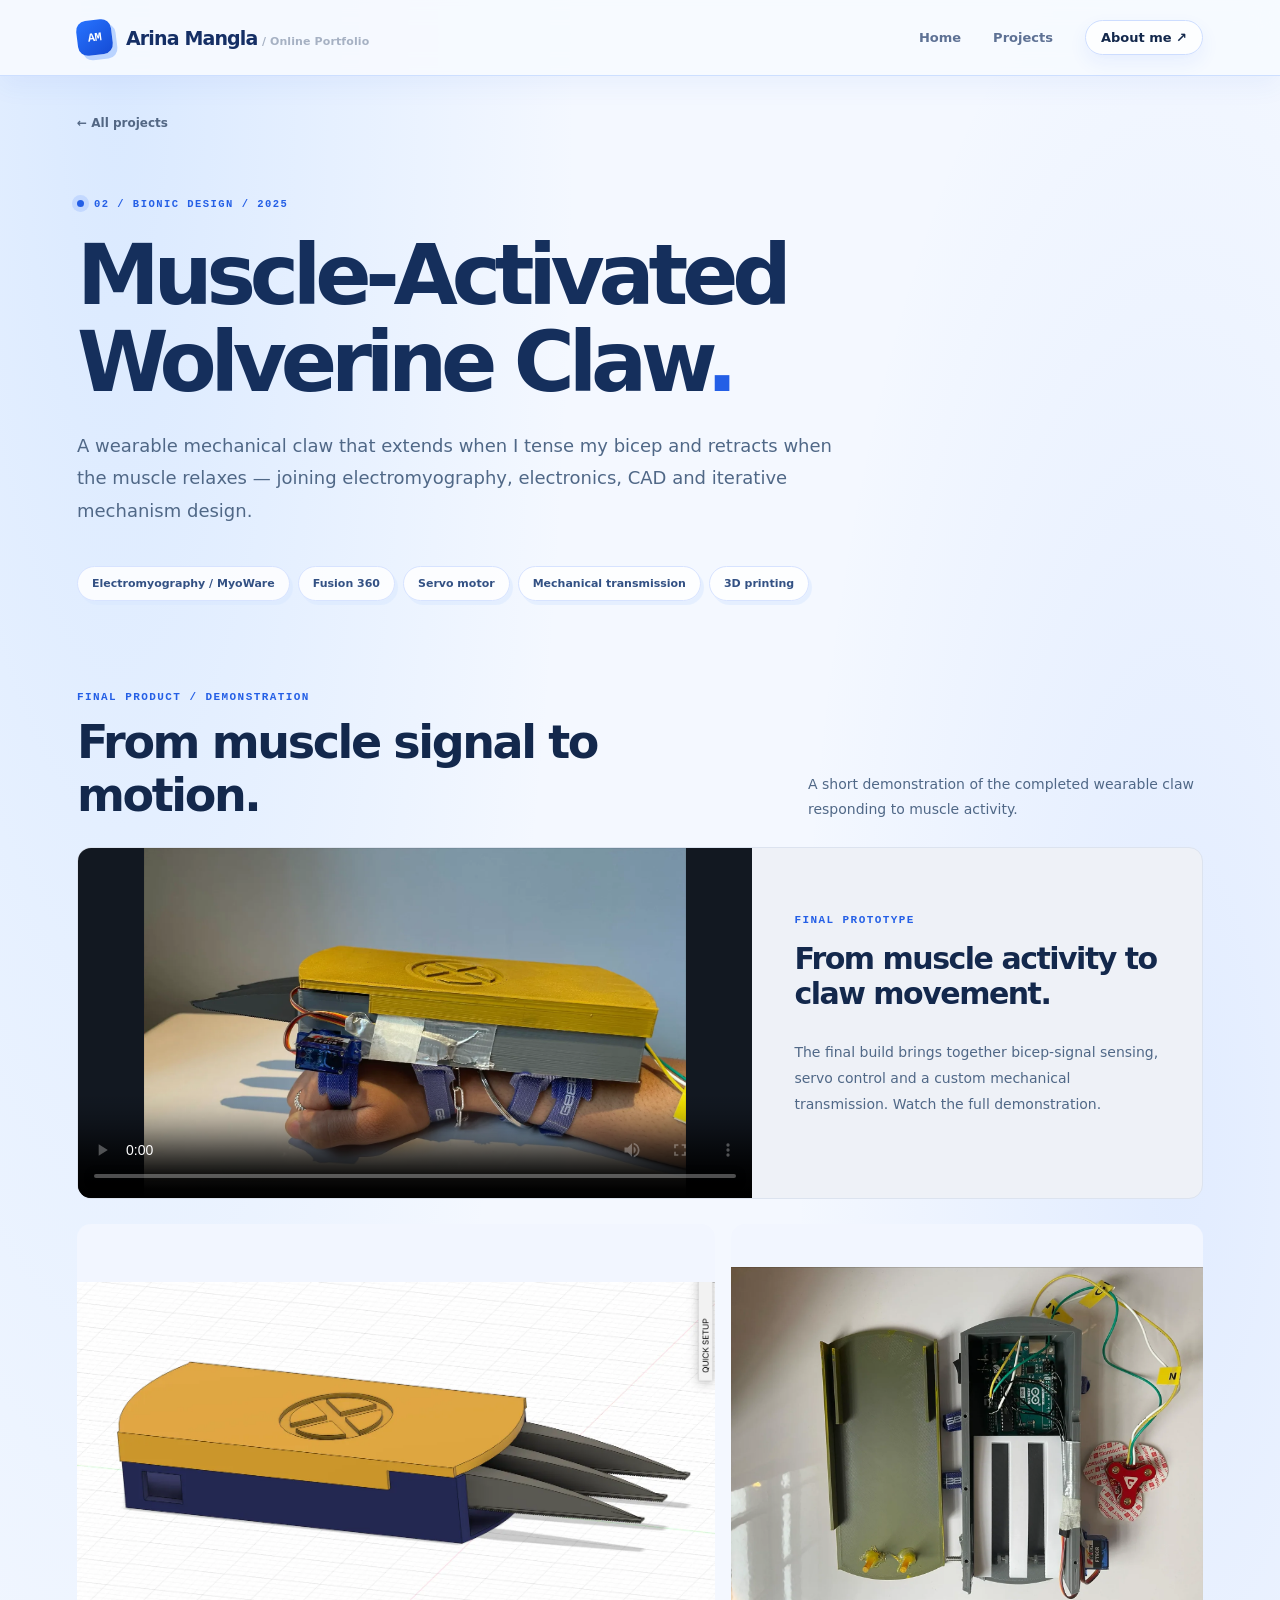
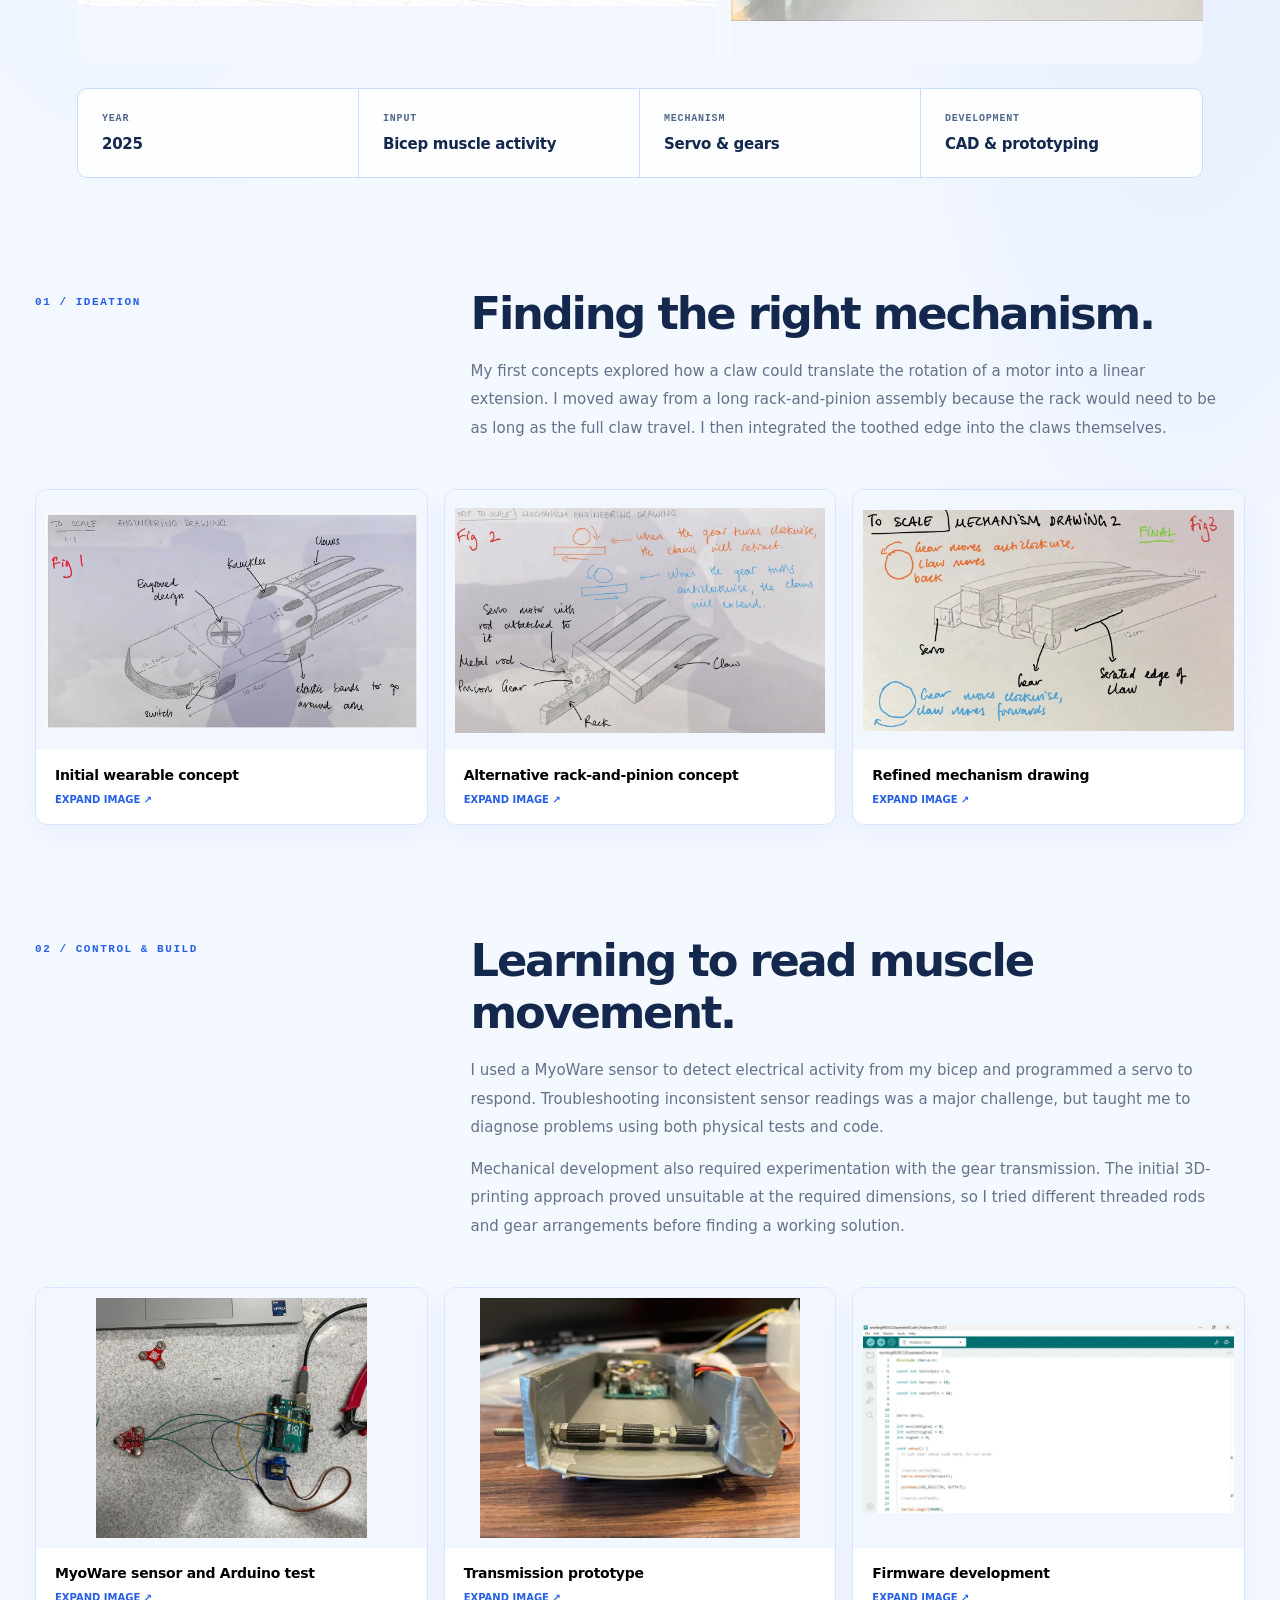
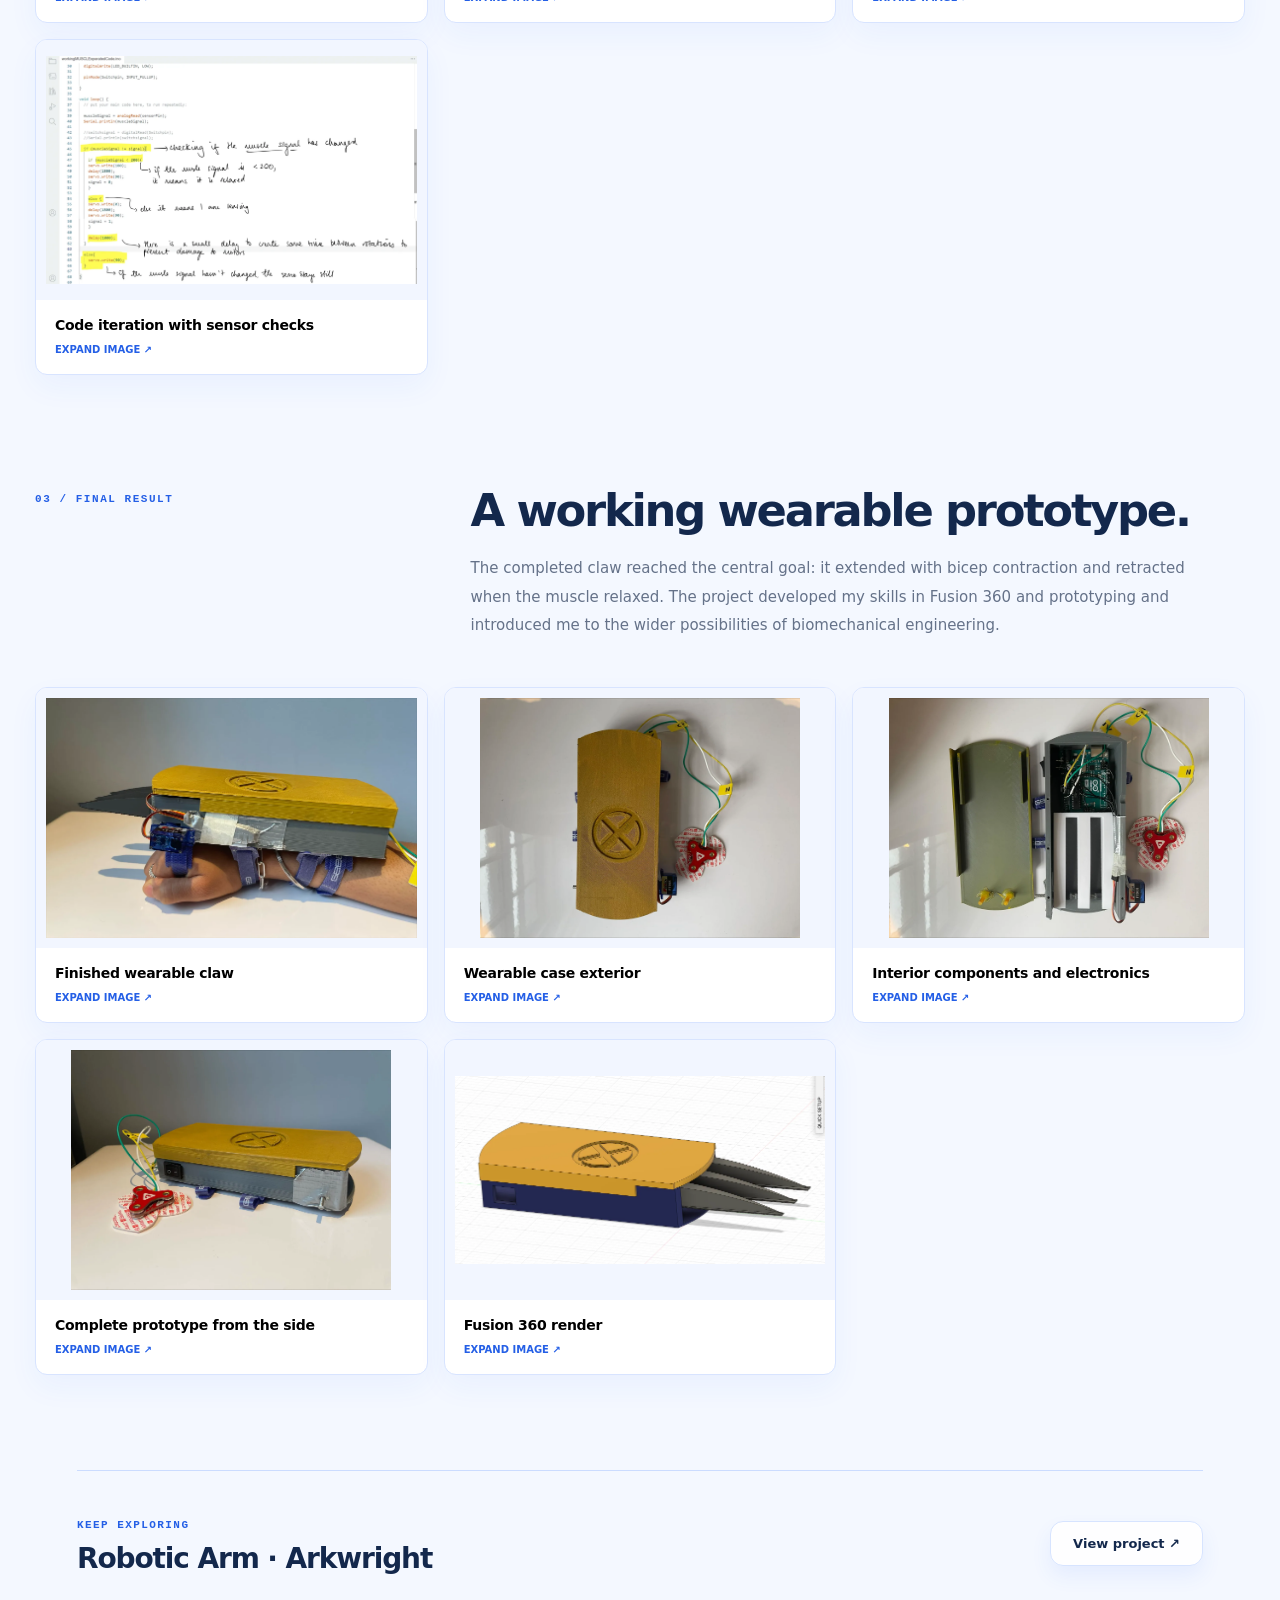
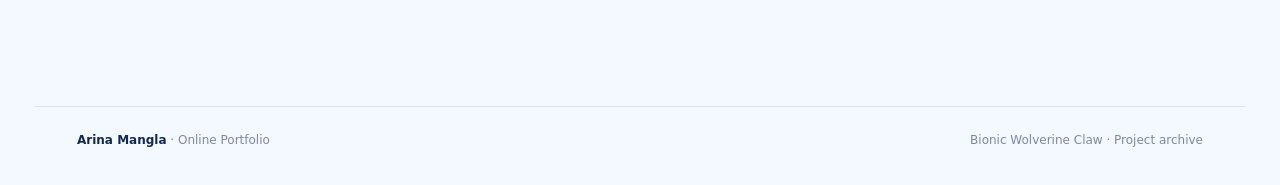
<file: wolverine-claw.html>
<!DOCTYPE html>
<html lang="en"><head><meta charset="utf-8"/><meta content="width=device-width, initial-scale=1" name="viewport"/><meta content="Wearable muscle-controlled claw engineering project, EMG sensor, CAD, mechanical actuation." name="description"/><title>Bionic Wolverine Claw | Engineering Portfolio</title><link href="styles.css" rel="stylesheet"/></head><body>
<header class="site-nav"><div class="container nav-inner"><a class="brand" href="index.html"><span class="brand-mark" data-short="">AM</span><span><span data-name="">Arina Mangla</span> <span style="color:#a6b1c3">/ Online Portfolio</span></span></a><button aria-controls="navigation" aria-expanded="false" aria-label="Open navigation" class="menu-button" type="button">☰</button><nav class="nav-links" id="navigation"><a href="index.html">Home</a><a href="index.html#projects">Projects</a><a class="nav-pill" href="index.html#about">About me ↗</a></nav></div></header><main><div class="container backline"><a href="index.html#projects">← All projects</a></div><section class="detail-hero"><div class="container"><span class="eyebrow">02 / BIONIC DESIGN / 2025</span><h1>Muscle-Activated<br/>Wolverine Claw<span style="color:var(--blue)">.</span></h1><p class="lead">A wearable mechanical claw that extends when I tense my bicep and retracts when the muscle relaxes — joining electromyography, electronics, CAD and iterative mechanism design.</p><div class="detail-facts"><span>Electromyography / MyoWare</span><span>Fusion 360</span><span>Servo motor</span><span>Mechanical transmission</span><span>3D printing</span></div></div></section><section class="container case-video-first"><div class="lead-video-header"><div><span class="section-suptitle">FINAL PRODUCT / DEMONSTRATION</span><h2>From muscle signal to motion.</h2></div><p>A short demonstration of the completed wearable claw responding to muscle activity.</p></div><div class="video-section"><video aria-label="Final muscle-activated Wolverine claw demonstration" controls="" playsinline="" poster="assets/claw-09.webp" preload="metadata"><source src="assets/wolverine-final-demo.mp4" type="video/mp4"/>Your browser does not support embedded video.</video><div class="video-explain"><span class="section-suptitle">FINAL PROTOTYPE</span><h3>From muscle activity to claw movement.</h3><p>The final build brings together bicep-signal sensing, servo control and a custom mechanical transmission. Watch the full demonstration.</p></div></div></section><section class="container"><div class="case-cover-grid"><div class="visual"><img alt="Fusion 360 CAD model of the Wolverine claw" src="assets/claw-08.webp"/></div><div class="visual"><img alt="Internal control electronics and wearable housing" src="assets/claw-11.webp"/></div></div><div class="case-strip"><div><small>Year</small><b>2025</b></div><div><small>Input</small><b>Bicep muscle activity</b></div><div><small>Mechanism</small><b>Servo &amp; gears</b></div><div><small>Development</small><b>CAD &amp; prototyping</b></div></div></section><section class="case-section container"><div class="chapter"><div class="chapter-index">01 / IDEATION</div><div class="chapter-text"><h2>Finding the right mechanism.</h2><p>My first concepts explored how a claw could translate the rotation of a motor into a linear extension. I moved away from a long rack-and-pinion assembly because the rack would need to be as long as the full claw travel. I then integrated the toothed edge into the claws themselves.</p></div></div><div class="media-grid" data-gallery="claw-concepts"></div></section><section class="case-section container"><div class="chapter"><div class="chapter-index">02 / CONTROL &amp; BUILD</div><div class="chapter-text"><h2>Learning to read muscle movement.</h2><p>I used a MyoWare sensor to detect electrical activity from my bicep and programmed a servo to respond. Troubleshooting inconsistent sensor readings was a major challenge, but taught me to diagnose problems using both physical tests and code.</p><p>Mechanical development also required experimentation with the gear transmission. The initial 3D-printing approach proved unsuitable at the required dimensions, so I tried different threaded rods and gear arrangements before finding a working solution.</p></div></div><div class="media-grid" data-gallery="claw-mechanism"></div></section><section class="case-section container"><div class="chapter"><div class="chapter-index">03 / FINAL RESULT</div><div class="chapter-text"><h2>A working wearable prototype.</h2><p>The completed claw reached the central goal: it extended with bicep contraction and retracted when the muscle relaxed. The project developed my skills in Fusion 360 and prototyping and introduced me to the wider possibilities of biomechanical engineering.</p></div></div><div class="media-grid" data-gallery="claw-final"></div></section><div class="container"><div class="next-section"><div><span class="section-suptitle">KEEP EXPLORING</span><h3>Robotic Arm · Arkwright</h3></div><a class="btn secondary" href="arkwright.html">View project ↗</a></div></div></main>
<footer class="footer"><div class="container footer-row"><span><strong data-name="">Arina Mangla</strong> · Online Portfolio</span><span>Bionic Wolverine Claw · Project archive</span></div></footer>
<div aria-label="Project image viewer" aria-modal="true" class="lightbox" id="lightbox" role="dialog"><button aria-label="Close image" class="close" type="button">×</button><button aria-label="Previous image" class="lightbox-nav prev" type="button">‹</button><figure style="margin:0;display:flex;align-items:center;flex-direction:column"><img alt="" id="lightbox-image" src="assets/claw-09.webp"/><figcaption id="lightbox-caption"></figcaption></figure><button aria-label="Next image" class="lightbox-nav next" type="button">›</button></div><script src="data.js"></script><script src="site.js"></script></body></html>
</file>
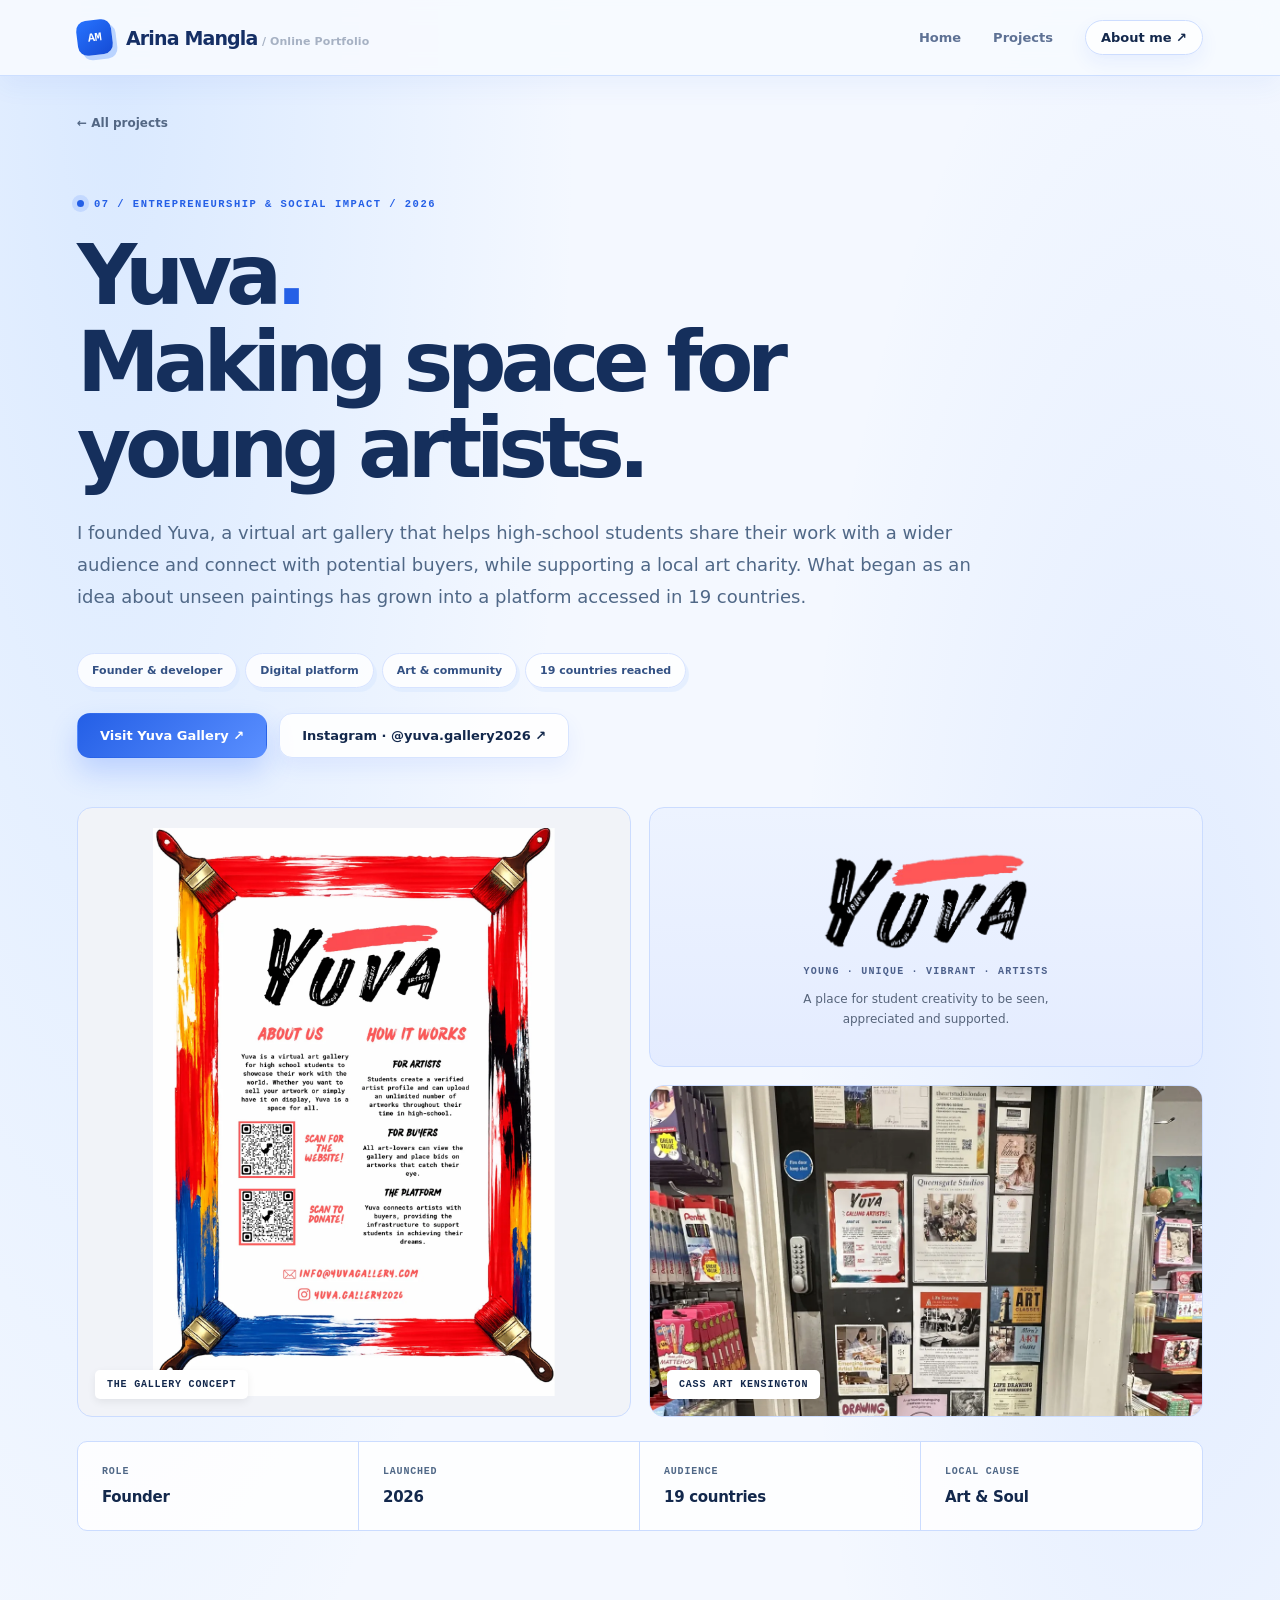
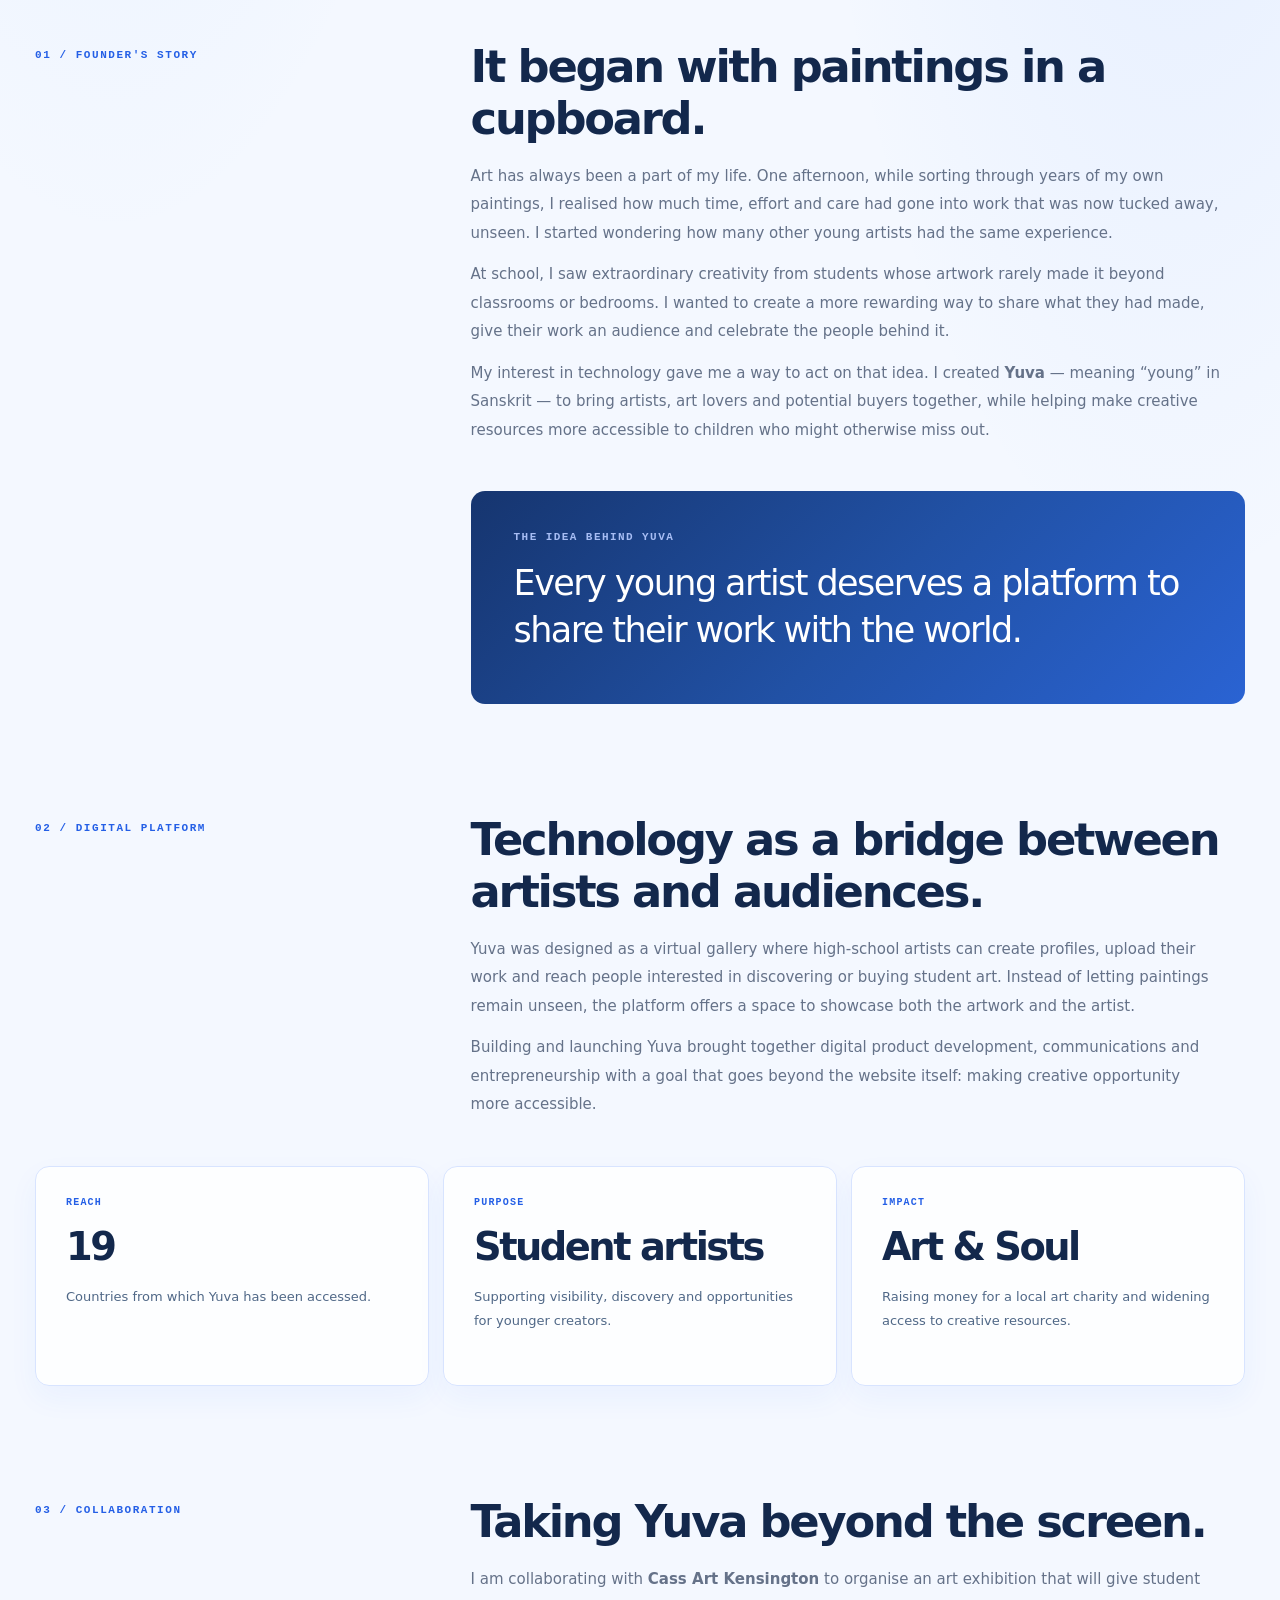
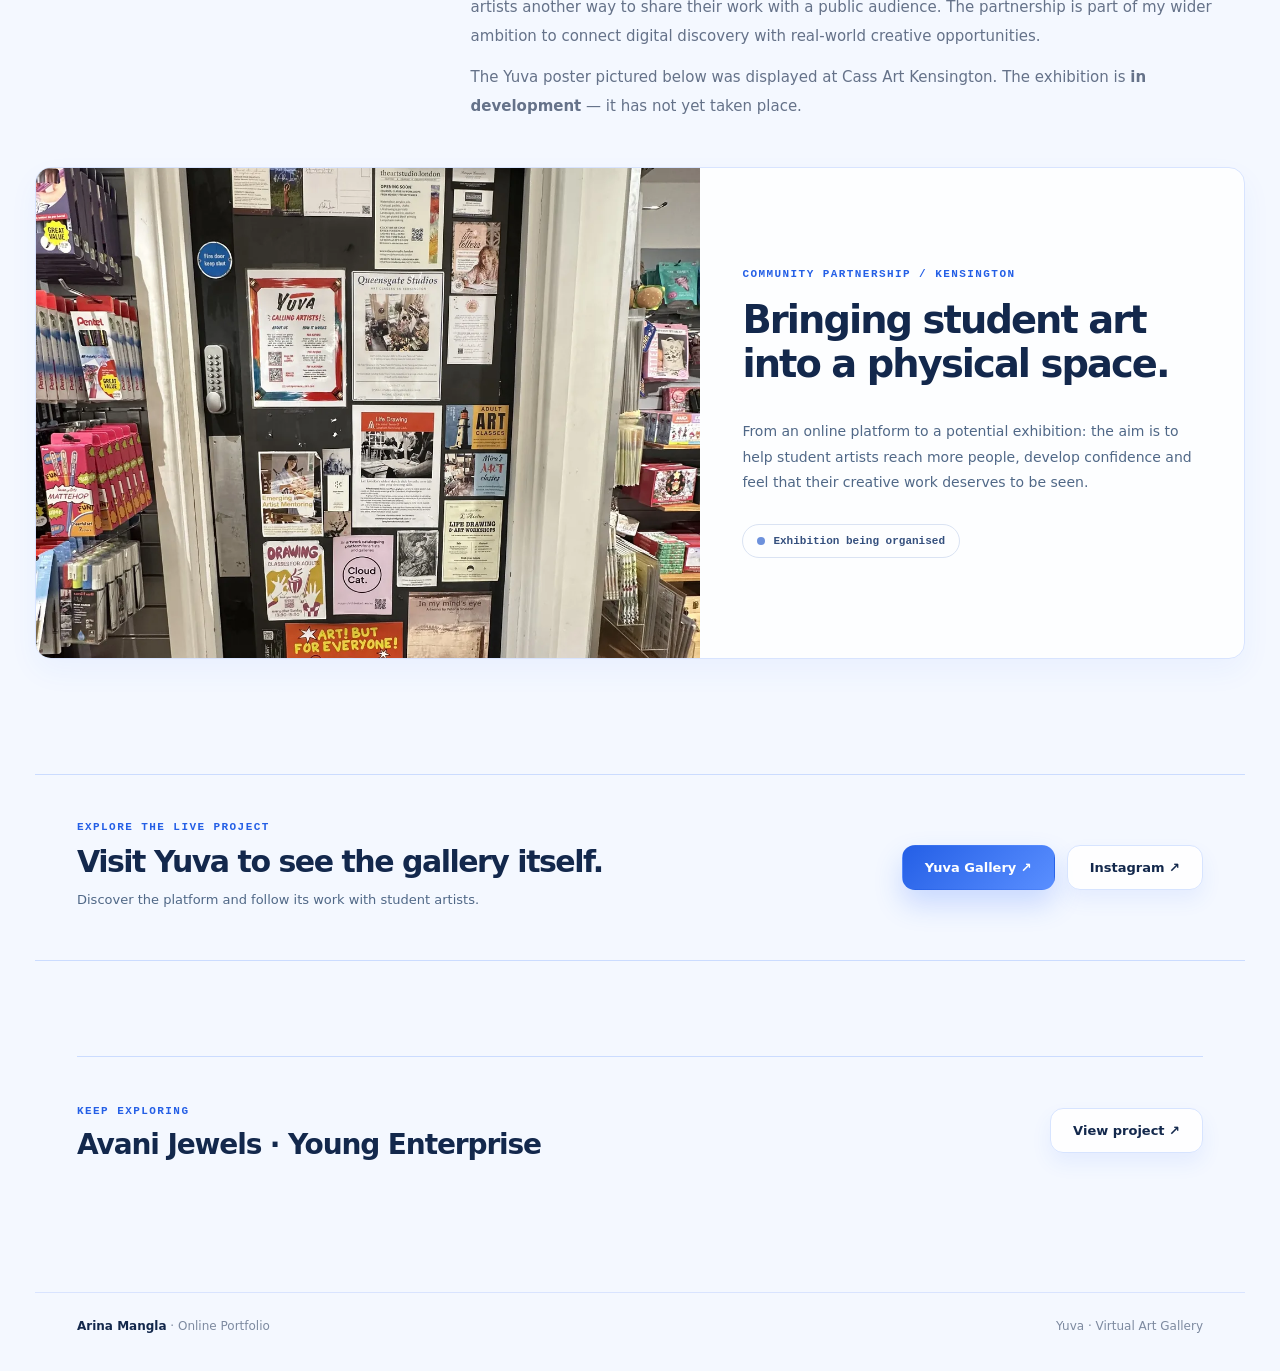
<file: yuva.html>
<!DOCTYPE html>

<html lang="en">
<head>
<meta charset="utf-8"/>
<meta content="width=device-width, initial-scale=1" name="viewport"/>
<meta content="#f8f9fc" name="theme-color"/>
<meta content="Yuva: a virtual gallery founded to give young artists a platform, connect art with potential buyers and support creative access. A mechanical engineering portfolio project." name="description"/>
<title>Yuva · Virtual Art Gallery | Engineering Portfolio</title>
<link href="styles.css" rel="stylesheet"/>
</head>
<body>
<header class="site-nav"><div class="container nav-inner"><a aria-label="Portfolio homepage" class="brand" href="index.html"><span class="brand-mark" data-short="">AM</span><span><span data-name="">Arina Mangla</span> <span style="color:#a6b1c3">/ Online Portfolio</span></span></a><button aria-controls="navigation" aria-expanded="false" aria-label="Open navigation" class="menu-button" type="button">☰</button><nav class="nav-links" id="navigation"><a href="index.html">Home</a><a href="index.html#projects">Projects</a><a class="nav-pill" href="index.html#about">About me ↗</a></nav></div></header>
<main>
<div class="container backline"><a href="index.html#projects">← All projects</a></div>
<section class="detail-hero yuva-heading"><div class="container">
<span class="eyebrow">07 / ENTREPRENEURSHIP &amp; SOCIAL IMPACT / 2026</span>
<h1>Yuva<span style="color:var(--blue)">.</span><br/>Making space for young artists.</h1>
<p class="lead">I founded Yuva, a virtual art gallery that helps high-school students share their work with a wider audience and connect with potential buyers, while supporting a local art charity. What began as an idea about unseen paintings has grown into a platform accessed in 19 countries.</p>
<div class="detail-facts"><span>Founder &amp; developer</span><span>Digital platform</span><span>Art &amp; community</span><span>19 countries reached</span></div>
<div class="yuva-actions"><a class="btn" href="https://yuvagallery.com/" rel="noopener noreferrer" target="_blank">Visit Yuva Gallery ↗</a><a class="btn secondary" href="https://www.instagram.com/yuva.gallery2026/" rel="noopener noreferrer" target="_blank">Instagram · @yuva.gallery2026 ↗</a></div>
</div></section>
<section aria-label="Yuva project overview" class="container yuva-hero-visuals">
<div class="yuva-main-visual"><img alt="Yuva information poster explaining the student artist gallery, buyers and fundraising" loading="eager" src="assets/yuva-explainer-poster.webp"/><span class="visual-badge">THE GALLERY CONCEPT</span></div>
<div class="yuva-side-visual"><div class="yuva-brand-panel"><img alt="Yuva logo" class="yuva-wordmark" src="assets/yuva-logo.webp"/><span>YOUNG · UNIQUE · VIBRANT · ARTISTS</span><p>A place for student creativity to be seen, appreciated and supported.</p></div><div class="yuva-shop-visual"><img alt="Yuva promotional poster displayed on a door at Cass Art Kensington" loading="lazy" src="assets/yuva-cass-art-display.webp"/><span class="visual-badge">CASS ART KENSINGTON</span></div></div>
</section>
<div class="container"><div class="case-strip"><div><small>Role</small><b>Founder</b></div><div><small>Launched</small><b>2026</b></div><div><small>Audience</small><b>19 countries</b></div><div><small>Local cause</small><b>Art &amp; Soul</b></div></div></div>
<section class="case-section container" id="founders-story"><div class="chapter"><div class="chapter-index">01 / FOUNDER'S STORY</div><div class="chapter-text"><h2>It began with paintings in a cupboard.</h2><p>Art has always been a part of my life. One afternoon, while sorting through years of my own paintings, I realised how much time, effort and care had gone into work that was now tucked away, unseen. I started wondering how many other young artists had the same experience.</p><p>At school, I saw extraordinary creativity from students whose artwork rarely made it beyond classrooms or bedrooms. I wanted to create a more rewarding way to share what they had made, give their work an audience and celebrate the people behind it.</p><p>My interest in technology gave me a way to act on that idea. I created <strong>Yuva</strong> — meaning “young” in Sanskrit — to bring artists, art lovers and potential buyers together, while helping make creative resources more accessible to children who might otherwise miss out.</p></div></div>
<div class="yuva-story-quote"><span class="section-suptitle">THE IDEA BEHIND YUVA</span><p>Every young artist deserves a platform to share their work with the world.</p></div></section>
<section class="case-section container"><div class="chapter"><div class="chapter-index">02 / DIGITAL PLATFORM</div><div class="chapter-text"><h2>Technology as a bridge between artists and audiences.</h2><p>Yuva was designed as a virtual gallery where high-school artists can create profiles, upload their work and reach people interested in discovering or buying student art. Instead of letting paintings remain unseen, the platform offers a space to showcase both the artwork and the artist.</p><p>Building and launching Yuva brought together digital product development, communications and entrepreneurship with a goal that goes beyond the website itself: making creative opportunity more accessible.</p></div></div><div class="yuva-outcomes"><div><span>REACH</span><strong>19</strong><p>Countries from which Yuva has been accessed.</p></div><div><span>PURPOSE</span><strong>Student artists</strong><p>Supporting visibility, discovery and opportunities for younger creators.</p></div><div><span>IMPACT</span><strong>Art &amp; Soul</strong><p>Raising money for a local art charity and widening access to creative resources.</p></div></div></section>
<section class="case-section container" id="cass-art"><div class="chapter"><div class="chapter-index">03 / COLLABORATION</div><div class="chapter-text"><h2>Taking Yuva beyond the screen.</h2><p>I am collaborating with <strong>Cass Art Kensington</strong> to organise an art exhibition that will give student artists another way to share their work with a public audience. The partnership is part of my wider ambition to connect digital discovery with real-world creative opportunities.</p><p>The Yuva poster pictured below was displayed at Cass Art Kensington. The exhibition is <strong>in development</strong> — it has not yet taken place.</p></div></div><div class="yuva-collaboration"><div class="yuva-collaboration-photo"><img alt="Yuva poster displayed alongside other arts notices at Cass Art Kensington" loading="lazy" src="assets/yuva-cass-art-display.webp"/></div><div class="yuva-collaboration-copy"><span class="section-suptitle">COMMUNITY PARTNERSHIP / KENSINGTON</span><h3>Bringing student art into a physical space.</h3><p>From an online platform to a potential exhibition: the aim is to help student artists reach more people, develop confidence and feel that their creative work deserves to be seen.</p><span class="yuva-in-progress"><span aria-hidden="true"></span> Exhibition being organised</span></div></div></section>

<section class="container yuva-end-links"><div><span class="section-suptitle">EXPLORE THE LIVE PROJECT</span><h2>Visit Yuva to see the gallery itself.</h2><p>Discover the platform and follow its work with student artists.</p></div><div class="yuva-end-actions"><a class="btn" href="https://yuvagallery.com/" rel="noopener noreferrer" target="_blank">Yuva Gallery ↗</a><a class="btn secondary" href="https://www.instagram.com/yuva.gallery2026/" rel="noopener noreferrer" target="_blank">Instagram ↗</a></div></section>
<div class="container"><div class="next-section"><div><span class="section-suptitle">KEEP EXPLORING</span><h3>Avani Jewels · Young Enterprise</h3></div><a class="btn secondary" href="avani-jewels.html">View project ↗</a></div></div>
</main>
<footer class="footer"><div class="container footer-row"><span><strong data-name="">Arina Mangla</strong> · Online Portfolio</span><span>Yuva · Virtual Art Gallery</span></div></footer>
<div aria-label="Project image viewer" aria-modal="true" class="lightbox" id="lightbox" role="dialog"><button aria-label="Close image" class="close" type="button">×</button><button aria-label="Previous image" class="lightbox-nav prev" type="button">‹</button><figure style="margin:0;display:flex;align-items:center;flex-direction:column"><img alt="" id="lightbox-image" src="assets/yuva-explainer-poster.webp"/><figcaption id="lightbox-caption"></figcaption></figure><button aria-label="Next image" class="lightbox-nav next" type="button">›</button></div>
<script src="data.js"></script><script src="site.js"></script>
</body></html>
</file>
<file: styles.css>
:root{
 --ink:#172234;--soft:#637087;--paper:#f8f9fc;--white:#ffffff;--border:#e1e6ed;--blue:#335ed9;--blueDark:#193a9f;--pale:#edf2ff;--grey:#eff2f7;
 --display:system-ui,-apple-system,"Segoe UI",Arial,sans-serif;--mono:ui-monospace,SFMono-Regular,Menlo,Monaco,Consolas,monospace;
}
*{box-sizing:border-box}
html{scroll-behavior:smooth;scroll-padding-top:88px}
body{margin:0;background:var(--paper);color:var(--ink);font-family:var(--display);font-size:16px;-webkit-font-smoothing:antialiased}
a{color:inherit;text-decoration:none}button{font:inherit}
img{display:block;width:100%}::selection{background:#ccdafd}
.container{max-width:1210px;margin:auto;padding:0 42px}
.site-nav{height:76px;display:flex;align-items:center;position:sticky;top:0;z-index:30;background:rgba(248,249,252,.94);backdrop-filter:blur(14px);border-bottom:1px solid var(--border)}
.nav-inner{display:flex;align-items:center;justify-content:space-between;width:100%;gap:20px}
.brand{display:flex;align-items:center;gap:13px;font-weight:750;font-size:13px;letter-spacing:-.01em}.brand-mark{width:35px;height:35px;background:var(--ink);color:white;display:grid;place-items:center;border-radius:9px;font-family:var(--mono);font-size:12px;letter-spacing:-.05em}.brand span:last-child{white-space:nowrap}
.nav-links{display:flex;gap:32px;align-items:center;font-size:13px;font-weight:650;color:#526076}.nav-links a:hover,.nav-links .active{color:var(--blue)}.nav-links .nav-pill{border:1px solid #ccd6eb;color:var(--ink);border-radius:999px;padding:9px 15px}
.menu-button{display:none;background:transparent;border:0;font-size:24px;cursor:pointer}
.eyebrow{display:inline-flex;gap:10px;align-items:center;font-family:var(--mono);font-size:10.5px;letter-spacing:.14em;text-transform:uppercase;font-weight:700;color:var(--blue)}
.eyebrow:before{content:"";height:7px;width:7px;background:var(--blue);border-radius:50%}
.muted{color:var(--soft)}.textlink{color:var(--blue);font-size:13px;font-weight:750;display:inline-flex;align-items:center;gap:8px}.textlink:hover{gap:13px}
.hero{padding:92px 0 84px;overflow:hidden}.hero-layout{display:grid;grid-template-columns:1.06fr .94fr;gap:66px;align-items:center}
.hero h1{font-size:clamp(51px,6.4vw,89px);line-height:1.06;letter-spacing:-.077em;font-weight:730;margin:27px 0 26px;max-width:770px}.hero h1 em{font-style:normal;color:var(--blue)}
.hero-description{font-size:17px;line-height:1.78;color:var(--soft);max-width:500px;margin:0 0 31px}
.hero-ctas{display:flex;align-items:center;gap:23px;flex-wrap:wrap}.btn{background:var(--blue);color:white;border:1px solid var(--blue);padding:14px 22px;border-radius:8px;font-size:13px;font-weight:750;display:inline-flex;align-items:center;justify-content:center;gap:10px;transition:.2s}.btn:hover{background:var(--blueDark);transform:translateY(-1px)}.btn.secondary{background:white;color:var(--ink);border-color:var(--border)}.btn.secondary:hover{background:var(--grey)}
.hero-art{height:492px;position:relative}.hero-cad{position:absolute;right:0;top:0;width:64%;height:76%;border:1px solid var(--border);border-radius:18px;background:#fff;overflow:hidden;transform:rotate(5deg);box-shadow:0 30px 75px rgba(23,34,52,.09)}.hero-cad img{width:100%;height:100%;object-fit:contain;padding:15px}.hero-photo{position:absolute;left:0;bottom:0;width:66%;height:78%;border:8px solid #fff;border-radius:17px;background:#e7e7e7;overflow:hidden;box-shadow:0 30px 75px rgba(23,34,52,.18)}.hero-photo img{height:100%;object-fit:cover;object-position:center 32%}.hero-float{position:absolute;right:0;bottom:28px;background:#fff;border:1px solid var(--border);box-shadow:0 16px 40px #17223418;border-radius:12px;padding:17px 21px;z-index:1;min-width:180px}.hero-float b{display:block;font-size:12px}.hero-float small{display:block;font-family:var(--mono);font-size:9px;color:var(--soft);margin-top:7px;letter-spacing:.07em}
.stats{border-top:1px solid var(--border);border-bottom:1px solid var(--border);display:grid;grid-template-columns:repeat(3,1fr)}.stat{padding:26px 28px 26px 0;display:flex;align-items:center;gap:17px}.stat:not(:last-child){border-right:1px solid var(--border)}.stat:not(:first-child){padding-left:32px}.stat strong{font-size:30px;letter-spacing:-.05em;line-height:1}.stat span{color:var(--soft);font-size:12px;line-height:1.5}
.section{padding:97px 0}.section-suptitle{font-family:var(--mono);text-transform:uppercase;letter-spacing:.13em;color:var(--blue);font-size:11px;font-weight:700}.section-heading{display:flex;justify-content:space-between;align-items:end;gap:20px;margin-bottom:38px}.section-heading h2,.heading-main{font-size:clamp(34px,4.2vw,53px);line-height:1.12;letter-spacing:-.058em;margin:12px 0 0;font-weight:730}.section-heading p{max-width:380px;color:var(--soft);font-size:14px;line-height:1.7;margin:0}
.feature{display:grid;grid-template-columns:1.05fr .95fr;background:var(--ink);color:white;border-radius:19px;overflow:hidden;min-height:480px}.feature-media{background:#d9dce6;position:relative;overflow:hidden}.feature-media img{position:absolute;width:100%;height:100%;object-fit:cover;object-position:center 44%}.feature-content{padding:65px 58px;display:flex;flex-direction:column;justify-content:center}.feature .section-suptitle{color:#9fb7ff}.feature h3{font-size:clamp(36px,3.6vw,51px);letter-spacing:-.06em;line-height:1.09;margin:22px 0 18px}.feature p{font-size:15px;line-height:1.85;color:#bfccdf;margin:0 0 27px}.feature .feature-meta{font-family:var(--mono);font-size:11px;color:#a0b1cf;margin-bottom:30px}.feature .btn{width:max-content;background:white;color:var(--ink);border-color:white}
.filter{display:flex;gap:8px;flex-wrap:wrap;margin:0 0 28px}.filter button{border:1px solid var(--border);background:white;border-radius:99px;padding:10px 16px;color:var(--soft);font-size:12px;font-weight:700;cursor:pointer}.filter button.selected,.filter button:hover{background:var(--ink);color:#fff;border-color:var(--ink)}
.project-grid{display:grid;grid-template-columns:repeat(3,1fr);gap:16px}.project-card{background:white;border:1px solid var(--border);border-radius:12px;overflow:hidden;min-height:260px;display:flex;flex-direction:column;transition:box-shadow .2s,transform .2s}.project-card:hover{box-shadow:0 16px 32px #1722340c;transform:translateY(-2px)}.project-card .top{padding:23px 22px 20px;flex:1}.card-index{display:flex;align-items:center;justify-content:space-between;margin-bottom:33px;font-family:var(--mono);font-size:10px;color:var(--blue);letter-spacing:.08em;text-transform:uppercase}.card-index span:last-child{color:#8491a7}.project-card h3{font-size:21px;line-height:1.22;letter-spacing:-.042em;margin:0 0 12px}.project-card p{font-size:12px;line-height:1.75;color:var(--soft);margin:0}.project-card .bottom{border-top:1px solid var(--border);display:flex;justify-content:space-between;align-items:center;padding:16px 22px;color:#50617c;font-size:11px;font-weight:700}.project-card .bottom b{color:var(--blue);font-size:16px;font-weight:500}.project-card .bottom .pending{font-style:normal;color:#8b96a9}
.about-band{background:#ecf1fc;border-top:1px solid #dce4f4;border-bottom:1px solid #dce4f4}.about-content{padding:81px 0;display:grid;grid-template-columns:1fr 1fr;gap:80px;align-items:start}.about-content h2{font-size:44px;line-height:1.15;letter-spacing:-.06em;margin:15px 0 0}.about-content p{font-size:17px;line-height:1.85;color:#56647a;margin:3px 0}
.footer{padding:31px 0 38px;font-size:12px;color:#7d8aa0}.footer-row{display:flex;align-items:center;justify-content:space-between;gap:20px;border-top:1px solid var(--border);padding-top:26px}.footer strong{color:var(--ink)}
/* Detail / case-study pages */
.backline{padding-top:36px}.backline a{font-size:12px;font-weight:700;color:#536784}.detail-hero{padding:61px 0 49px}.detail-hero h1{font-size:clamp(52px,6.5vw,92px);letter-spacing:-.075em;line-height:1.04;max-width:890px;margin:22px 0 24px}.detail-hero .lead{font-size:18px;color:var(--soft);line-height:1.8;max-width:790px;margin:0 0 39px}.detail-facts{display:flex;gap:8px;flex-wrap:wrap}.detail-facts span{font-size:11px;color:#435474;border:1px solid #dae1ec;border-radius:99px;padding:10px 14px;background:white;font-weight:700}.split-visual{display:grid;grid-template-columns:1.05fr .95fr;gap:14px;height:550px}.visual{background:#e8edf5;overflow:hidden;border-radius:14px;position:relative}.visual img{width:100%;height:100%;object-fit:contain}.visual.large{background:#e4e4e4}.visual.large img{object-fit:cover;object-position:center 40%}.visual.small img{padding:17px;background:#f0f2f6}.visual-badge{position:absolute;left:17px;bottom:17px;background:#fff;padding:9px 12px;border-radius:5px;font:700 10px var(--mono);letter-spacing:.08em;text-transform:uppercase;color:var(--ink);box-shadow:0 3px 8px #0001}
.case-strip{display:grid;grid-template-columns:repeat(4,1fr);gap:0;margin-top:24px;border:1px solid var(--border);border-radius:10px;background:#fff}.case-strip>div{padding:24px}.case-strip>div:not(:last-child){border-right:1px solid var(--border)}.case-strip small{display:block;color:var(--soft);font:650 10px var(--mono);text-transform:uppercase;letter-spacing:.08em;margin-bottom:10px}.case-strip b{font-size:15px;letter-spacing:-.02em}
.case-section{padding:110px 0 0}.chapter{display:grid;grid-template-columns:36% 64%;gap:0;margin-bottom:34px}.chapter-index{font:700 11px var(--mono);letter-spacing:.14em;color:var(--blue);text-transform:uppercase;padding-top:8px}.chapter-text h2{font-size:clamp(32px,3.5vw,47px);letter-spacing:-.05em;line-height:1.16;margin:0 0 17px}.chapter-text p{color:#657289;font-size:15px;line-height:1.9;max-width:750px;margin:0 0 13px}
.media-grid{display:grid;grid-template-columns:repeat(3,1fr);gap:16px}.media-card{background:#fff;border:1px solid var(--border);border-radius:12px;overflow:hidden;cursor:pointer;text-align:left;padding:0;transition:transform .2s,box-shadow .2s}.media-card:hover{transform:translateY(-3px);box-shadow:0 15px 30px #17223416}.media-card img{width:100%;height:260px;object-fit:contain;background:#eef1f6;padding:10px}.media-card .cap{padding:17px 19px 19px}.media-card .cap strong{font-size:14px;letter-spacing:-.02em;display:block;margin-bottom:7px}.media-card .cap span{font-size:12px;color:var(--soft);line-height:1.55;display:block}.media-card .cap em{font-size:10px;color:var(--blue);font-style:normal;font-weight:750;display:block;margin-top:11px}
.technical-row{display:grid;grid-template-columns:1fr 1fr;gap:40px;align-items:center}.technical-img{border-radius:12px;overflow:hidden;background:#e9ecf1;height:390px}.technical-img img{width:100%;height:100%;object-fit:contain}.technical-text h3{font-size:30px;letter-spacing:-.045em;margin:0 0 13px}.technical-text p{line-height:1.8;color:var(--soft);font-size:14px}.detail-points{padding:0;list-style:none;margin:22px 0 0}.detail-points li{display:flex;gap:13px;border-top:1px solid var(--border);padding:14px 0;color:#40516a;font-size:13px;line-height:1.65}.detail-points li:before{content:'↗';color:var(--blue);font-weight:700}
.outcome{background:#192641;color:white;border-radius:16px;padding:53px;display:grid;grid-template-columns:1fr 1.15fr;gap:45px;align-items:center}.outcome .figure{font-weight:750;font-size:clamp(84px,11vw,137px);letter-spacing:-.09em;line-height:1;color:#b8cbff}.outcome .figure small{font-size:18px;color:#a9b8d3;display:block;letter-spacing:0;margin-top:9px;font-weight:600}.outcome h3{font-size:31px;letter-spacing:-.05em;margin:0 0 12px}.outcome p{color:#b7c4db;font-size:14px;line-height:1.85;margin:0}
.video-section{background:#eef1f7;border:1px solid #dce3ef;border-radius:14px;overflow:hidden;display:grid;grid-template-columns:1.2fr .8fr}.video-section video{background:#121821;object-fit:contain;width:100%;height:350px}.video-explain{padding:42px;display:flex;flex-direction:column;justify-content:center}.video-explain h3{font-size:30px;letter-spacing:-.05em;margin:15px 0}.video-explain p{font-size:14px;line-height:1.85;color:var(--soft)}
.archive{margin-top:30px;background:white;border-radius:13px;border:1px solid var(--border);padding:24px 28px}.archive summary{cursor:pointer;display:flex;align-items:center;justify-content:space-between;font-size:15px;font-weight:750;list-style:none}.archive summary::-webkit-details-marker{display:none}.archive summary:after{content:'+';font-size:25px;color:var(--blue);font-weight:400}.archive[open] summary:after{content:'−'}.archive p{font-size:13px;color:var(--soft);line-height:1.8}.archive-grid{display:grid;grid-template-columns:repeat(4,1fr);gap:12px;margin-top:20px}.archive-item{border:1px solid var(--border);border-radius:8px;background:#f9fafc;overflow:hidden;text-align:left;padding:0;cursor:pointer}.archive-item img{height:180px;object-fit:contain;padding:7px}.archive-item span{display:block;padding:9px;font-size:11px;font-weight:700;line-height:1.4}
.next-section{margin-top:95px;border-top:1px solid var(--border);padding:42px 0 100px;display:flex;justify-content:space-between;align-items:center;gap:25px}.next-section h3{font-size:28px;letter-spacing:-.04em;margin:10px 0 0}
.lightbox{position:fixed;inset:0;background:rgba(11,17,28,.95);display:none;z-index:100;padding:50px 25px 85px;align-items:center;justify-content:center;flex-direction:column}.lightbox.open{display:flex}.lightbox img{width:auto;height:auto;max-width:92vw;max-height:75vh;object-fit:contain}.lightbox figcaption{color:#e4ebff;font-size:13px;margin-top:20px;text-align:center}.lightbox .close{position:absolute;right:30px;top:20px;border:1px solid #fff6;color:white;border-radius:99px;background:#ffffff15;font-size:27px;width:43px;height:43px;cursor:pointer}.lightbox-nav{position:absolute;top:50%;color:#fff;background:#ffffff18;border:1px solid #ffffff55;border-radius:50%;font-size:25px;width:42px;height:42px;cursor:pointer}.lightbox-nav.prev{left:28px}.lightbox-nav.next{right:28px}
/* Additional projects */
.additional-heading{padding:74px 0 58px}.additional-heading h1{font-size:clamp(45px,6vw,78px);letter-spacing:-.07em;line-height:1.08;margin:20px 0}.additional-heading p{max-width:680px;line-height:1.8;color:var(--soft);font-size:16px}.additional-case{padding:62px 0;border-top:1px solid var(--border);display:grid;grid-template-columns:.45fr .55fr;gap:55px}.additional-case h2{font-size:34px;letter-spacing:-.05em;margin:12px 0}.additional-case p{color:var(--soft);line-height:1.85;font-size:14px}.additional-media{min-height:280px;background:linear-gradient(135deg,#e7ecf6,#f5f7fb);border:1px dashed #cad4e5;border-radius:12px;display:flex;flex-direction:column;align-items:center;justify-content:center;gap:9px;color:#8b98ae}.additional-media .place-glyph{font-size:36px;line-height:1}.additional-media strong{color:#5b6c85;font-size:13px}.additional-media span{font-size:11px}.tags{display:flex;flex-wrap:wrap;gap:7px;margin-top:20px}.tag{font-family:var(--mono);color:#637089;font-size:10px;border:1px solid var(--border);border-radius:5px;padding:7px 9px;background:#fff}
@media(max-width:900px){.container{padding:0 25px}.hero-layout{grid-template-columns:1fr;gap:45px}.hero{padding:62px 0}.hero h1{max-width:600px}.hero-art{max-width:630px;width:100%;margin:auto}.feature-content{padding:38px}.project-grid{grid-template-columns:repeat(2,1fr)}.split-visual{height:440px}.case-strip>div{padding:18px}.media-grid{grid-template-columns:repeat(2,1fr)}.archive-grid{grid-template-columns:repeat(3,1fr)}}
@media(max-width:640px){.container{padding:0 19px}.site-nav{height:68px}.nav-links{display:none;position:absolute;top:67px;left:0;right:0;background:var(--paper);padding:24px;flex-direction:column;align-items:stretch;gap:22px;border-bottom:1px solid var(--border)}.nav-links.open{display:flex}.menu-button{display:block}.brand{font-size:12px}.hero{padding:54px 0 41px}.hero h1{font-size:clamp(47px,11vw,69px);margin:20px 0}.hero-description{font-size:15px}.hero-art{height:310px}.hero-photo{border-width:5px}.hero-float{bottom:7px;min-width:135px;padding:12px}.hero-float b{font-size:10px}.hero-float small{font-size:8px}.stats{grid-template-columns:repeat(3,1fr)}.stat{padding:19px 10px 20px 0;gap:7px;display:block}.stat:not(:first-child){padding-left:12px}.stat strong{font-size:22px;display:block;margin-bottom:8px}.stat span{font-size:9px}.section{padding:69px 0}.section-heading{display:block}.section-heading h2,.heading-main{font-size:37px}.section-heading p{margin-top:15px}.feature{grid-template-columns:1fr}.feature-media{height:320px}.feature-content{padding:36px 27px 41px}.feature h3{font-size:35px}.project-grid{grid-template-columns:1fr}.project-card{min-height:200px}.project-card .card-index{margin-bottom:20px}.about-content{grid-template-columns:1fr;gap:23px;padding:60px 0}.about-content h2{font-size:37px}.footer-row{flex-direction:column;align-items:start}.detail-hero{padding:42px 0 34px}.detail-hero h1{font-size:clamp(46px,11vw,65px)}.detail-hero .lead{font-size:15px}.split-visual{grid-template-columns:1fr;height:auto}.visual.large{height:400px}.visual.small{height:300px}.case-strip{grid-template-columns:repeat(2,1fr)}.case-strip>div:nth-child(2){border-right:0}.case-strip>div:nth-child(-n+2){border-bottom:1px solid var(--border)}.case-section{padding:77px 0 0}.chapter{grid-template-columns:1fr;gap:16px}.chapter-text h2{font-size:34px}.media-grid{grid-template-columns:1fr}.media-card img{height:300px}.technical-row{grid-template-columns:1fr;gap:24px}.technical-img{height:345px}.outcome{grid-template-columns:1fr;gap:23px;padding:32px 27px}.outcome .figure{font-size:92px}.video-section{grid-template-columns:1fr}.video-section video{height:280px}.video-explain{padding:26px}.archive-grid{grid-template-columns:repeat(2,1fr)}.archive-item img{height:150px}.next-section{margin-top:62px;padding-bottom:60px;display:block}.next-section .btn{margin-top:20px}.additional-case{grid-template-columns:1fr;gap:24px}.additional-case .additional-media{min-height:230px}.lightbox-nav.prev{left:9px}.lightbox-nav.next{right:9px}}
@media(prefers-reduced-motion:reduce){*{scroll-behavior:auto!important;transition:none!important}}


/* V2 engineering case studies */
.process-notes{display:grid;grid-template-columns:repeat(4,1fr);gap:10px;padding:23px 0;margin-top:22px;border-top:1px solid var(--border);border-bottom:1px solid var(--border)}.process-notes span{font:700 11px var(--mono);color:var(--blue);line-height:1.8}
.validation-panel{display:grid;grid-template-columns:repeat(3,1fr);background:#192641;border-radius:14px;overflow:hidden;color:white}.validation-panel>div{padding:34px 29px;border-right:1px solid #40506b}.validation-panel>div:last-child{border-right:none}.validation-panel strong{display:block;color:#bdd0ff;font-size:clamp(40px,5vw,70px);font-weight:750;letter-spacing:-.075em}.validation-panel span{color:#d1d8e8;font-size:12px;line-height:1.7}
.video-pair{display:grid;grid-template-columns:repeat(2,minmax(0,1fr));gap:20px}.video-tile{border:1px solid var(--border);border-radius:14px;overflow:hidden;background:#fff}.video-tile video{display:block;width:100%;height:315px;object-fit:contain;background:#1b2434}.video-tile h3{margin:22px 23px 6px;font-size:20px;letter-spacing:-.03em}.video-tile p{margin:0 23px 24px;font-size:13px;line-height:1.7;color:var(--soft)}.privacy-note{font-size:13px;line-height:1.8;color:#617089;padding:24px 27px;border:1px solid var(--border);background:#fff;border-radius:10px;margin-top:28px}.privacy-note strong{color:#172234}
.f1-rich .f1-picture{height:340px;position:relative;border-radius:12px;overflow:hidden;background:#e8edf5}.f1-rich .f1-picture img{width:100%;height:100%;object-fit:contain}.f1-rich .f1-full{grid-column:1 / -1}.f1-note{font-style:italic;font-size:12px!important}
.sponsor-feature{display:grid;grid-template-columns:1fr 1fr;gap:33px;border:1px solid var(--border);background:#fff;border-radius:16px;overflow:hidden}.sponsor-picture{min-height:410px;background:#e6ebf5}.sponsor-picture>img{width:100%;height:100%;min-height:410px;object-fit:cover;object-position:center}.sponsor-placeholder{min-height:410px;padding:38px;display:flex;flex-direction:column;gap:12px;align-items:flex-start;justify-content:center;background:linear-gradient(130deg,#e8edf8,#d8e4f8)}.sponsor-placeholder strong{font-size:26px;letter-spacing:-.04em}.sponsor-placeholder span:last-child{font-size:13px;color:#697c95;max-width:270px;line-height:1.75}.sponsor-copy{padding:40px 29px 40px 0;display:flex;flex-direction:column;justify-content:center}.sponsor-copy h3{font-size:29px;line-height:1.15;letter-spacing:-.05em;margin:18px 0 14px}.sponsor-copy p{font-size:14px;color:var(--soft);line-height:1.8}.sponsor-copy .sponsor-note{font-size:12px;border-top:1px solid var(--border);padding-top:15px}
@media(max-width:700px){.process-notes{grid-template-columns:repeat(2,1fr)}.validation-panel{grid-template-columns:1fr}.validation-panel>div{padding:22px 28px;border-right:0;border-bottom:1px solid #40506b}.video-pair{grid-template-columns:1fr}.video-tile video{height:245px}.sponsor-feature{grid-template-columns:1fr}.sponsor-copy{padding:18px 26px 32px}.sponsor-picture,.sponsor-placeholder,.sponsor-picture>img{min-height:270px;height:270px}.f1-rich .f1-picture{height:280px}}

/* Royal Air Force sponsorship and STEM outreach */
.outreach-feature{margin-top:22px;display:grid;grid-template-columns:minmax(0,1.7fr) minmax(245px,.65fr);gap:36px;background:#172540;color:#fff;border-radius:16px;padding:45px 50px;align-items:center}
.outreach-feature h3{font-size:clamp(28px,3.3vw,42px);line-height:1.14;letter-spacing:-.055em;max-width:560px;margin:14px 0 20px}
.outreach-feature p{color:#d4deee;font-size:14px;line-height:1.85;max-width:660px;margin:0 0 15px}
.outreach-status{display:inline-flex;align-items:center;gap:9px;padding:8px 12px;color:#d6e7ff;border:1px solid #536889;border-radius:999px;font:700 10px var(--mono);letter-spacing:.07em;margin-bottom:25px}
.status-dot{width:7px;height:7px;display:inline-block;background:#9dc1fa;border-radius:50%}
.outreach-aside{border-left:1px solid #445472;padding:8px 0 8px 29px;display:grid;gap:9px}
.outreach-aside span{font:700 10px var(--mono);letter-spacing:.10em;color:#9cadca}
.outreach-aside strong{font-size:16px;font-weight:650;color:#f8faff;margin-bottom:10px}
@media(max-width:760px){.outreach-feature{grid-template-columns:1fr;padding:32px 27px;gap:22px}.outreach-aside{border-left:0;border-top:1px solid #445472;padding:25px 0 0;grid-template-columns:1fr 1fr;column-gap:12px}.outreach-aside span{grid-column:1}.outreach-aside strong{grid-column:2;align-self:baseline}}
.outreach-copy > .section-suptitle{display:block;margin-bottom:8px}
.outreach-status{display:flex;width:max-content;max-width:100%;margin-bottom:24px}


/* V3: balanced homepage photography, video-first case studies and documentation links */
.project-image{display:block;height:165px;overflow:hidden;background:#e9edf5;border-bottom:1px solid var(--border)}
.project-image img{height:100%;width:100%;object-fit:contain;transition:transform .25s ease}
.project-image:hover img{transform:scale(1.025)}
.hero-cad img{object-fit:contain;background:#eff2f5;padding:6px}
.hero-photo img{object-fit:cover;object-position:center 56%}
.case-video-first{padding-top:35px;padding-bottom:25px}
.lead-video-header{display:flex;align-items:end;justify-content:space-between;gap:36px;margin-bottom:25px}
.lead-video-header h2{font-size:clamp(32px,3.6vw,46px);line-height:1.15;letter-spacing:-.052em;margin:12px 0 0}
.lead-video-header p{color:var(--soft);font-size:14px;line-height:1.8;max-width:395px;margin:0}
.documentation-banner{margin-top:22px;display:flex;align-items:center;justify-content:space-between;gap:32px;padding:28px 33px;border-radius:13px;background:#edf2ff;border:1px solid #d2dcf2}
.documentation-banner h3{margin:10px 0 7px;font-size:23px;letter-spacing:-.04em}
.documentation-banner p{color:#657289;font-size:13px;line-height:1.7;max-width:630px;margin:0}
.documentation-banner .btn{white-space:nowrap;flex-shrink:0}
.media-video-card{background:white;border:1px solid var(--border);border-radius:12px;overflow:hidden}
.media-video-card video{display:block;width:100%;height:260px;background:#151f32;object-fit:contain}
.media-video-card .cap{padding:17px 19px 19px}
.media-video-card .cap strong{font-size:14px;display:block;margin-bottom:7px}
.media-video-card .cap span{font-size:12px;color:var(--soft);line-height:1.55;display:block}
.media-video-card .cap em{font-size:10px;color:var(--blue);font-style:normal;font-weight:750;display:block;margin-top:11px}
@media(max-width:700px){.lead-video-header{display:block}.lead-video-header p{margin-top:12px}.documentation-banner{display:block;padding:25px}.documentation-banner .btn{margin-top:20px}.case-video-first{padding-top:20px}.media-video-card video{height:310px}.project-image{height:185px}}


/* Version 4 / additional documented case studies and about portrait slot */
.about-with-photo{grid-template-columns:0.95fr 1fr 0.75fr;gap:35px;align-items:center}
.about-with-photo h2{font-size:clamp(32px,3.4vw,44px)}
.about-with-photo p{font-size:14px;line-height:1.78}
.about-photo-placeholder{border:1px dashed #acbad4;background:#f7f9fd;border-radius:15px;min-height:230px;padding:25px;display:flex;flex-direction:column;justify-content:center;gap:13px}
.about-photo-placeholder strong{font-size:17px;line-height:1.3;letter-spacing:-.02em}
.about-photo-placeholder span:last-child{font-size:12px;color:var(--soft);line-height:1.55}
.project-card .project-image img{object-fit:cover}
.project-card:has(img[src*="chef"]) .project-image img,.project-card:has(img[src*="scholarship"]) .project-image img{object-fit:contain;background:#f4f6fa}
.additional-case .additional-gallery-wide{grid-column:1/-1}
.additional-case .additional-feature-photo{height:350px;overflow:hidden;border:1px solid var(--border);background:#edf1f7;border-radius:14px}
.additional-case .additional-feature-photo img{height:100%;width:100%;object-fit:contain}
.additional-case .additional-feature-photo img.cover{object-fit:cover}
.additional-case .media-grid{margin-top:22px}
.additional-case .media-card img{background:#f0f2f7}
.additional-case .chef-screens .media-card img{object-fit:contain;height:370px}
.case-video-first .video-section{margin-top:20px}
.video-pair .video-tile video{background:#131c2e}
.media-grid .media-card img{object-fit:contain;background:#eef1f6}
.document-action{display:flex;gap:24px;align-items:center;justify-content:space-between;border:1px solid var(--border);background:#fff;border-radius:14px;padding:30px 34px;margin-top:28px}
.document-action strong{display:block;font-size:22px;letter-spacing:-.035em;margin-top:8px}
.document-action p{margin:9px 0 0;max-width:540px;color:var(--soft);font-size:13px;line-height:1.7}
.case-cover-grid{display:grid;grid-template-columns:1.15fr .85fr;gap:16px}
.case-cover-grid .visual{height:440px}
.case-cover-grid img{height:100%;width:100%;object-fit:contain}
.screenshot-gallery{display:grid;grid-template-columns:repeat(3,1fr);gap:15px}
.screenshot-gallery img{width:100%;height:320px;object-fit:contain;background:#f0f2f7;border-radius:9px}
.gallery-intro{font-size:14px;color:var(--soft);line-height:1.8;max-width:650px;margin:0 0 28px}
.demo-placeholder{display:grid;grid-template-columns:1.1fr .9fr;background:#172234;border-radius:14px;overflow:hidden;color:white;min-height:340px}
.demo-placeholder>img{width:100%;height:350px;object-fit:contain;background:#ecf0f6;padding:20px}
.demo-placeholder>div{padding:42px;display:flex;flex-direction:column;justify-content:center;gap:15px}
.demo-placeholder h3{margin:0;font-size:31px;letter-spacing:-.045em}
.demo-placeholder p{color:#d5def0;font-size:14px;line-height:1.75}
.demo-placeholder .section-suptitle{color:#a3bdff}
.mini-stat-panel{display:grid;grid-template-columns:repeat(3,1fr);background:#172234;color:white;border-radius:13px;overflow:hidden;margin-top:25px}
.mini-stat-panel>div{padding:26px;border-right:1px solid #485774}
.mini-stat-panel>div:last-child{border:0}
.mini-stat-panel strong{display:block;font-size:29px;letter-spacing:-.05em;color:#c4d4ff;margin-bottom:9px}
.mini-stat-panel span{font-size:12px;color:#d3ddef;line-height:1.5}
@media(max-width:1000px){.about-with-photo{grid-template-columns:1fr 1fr}.about-photo-placeholder{grid-column:1 / -1;min-height:160px}}
@media(max-width:640px){.about-with-photo{grid-template-columns:1fr}.about-photo-placeholder{grid-column:auto}.additional-case .additional-feature-photo{height:300px}.additional-case .chef-screens .media-card img{height:320px}.document-action{display:block;padding:23px}.document-action .btn{margin-top:22px}.case-cover-grid,.demo-placeholder{grid-template-columns:1fr}.case-cover-grid .visual{height:300px}.demo-placeholder img{height:300px}.demo-placeholder>div{padding:26px}.mini-stat-panel{grid-template-columns:1fr}.mini-stat-panel>div{border-right:0;border-bottom:1px solid #40506b}.mini-stat-panel>div:last-child{border:0}.screenshot-gallery{grid-template-columns:1fr}}

/* Version 5 — Yuva virtual gallery case study, consistent with portfolio's navy editorial system */
.yuva-heading .lead{max-width:900px}.yuva-actions{display:flex;flex-wrap:wrap;gap:12px;margin-top:25px}
.yuva-hero-visuals{display:grid;grid-template-columns:1fr 1fr;gap:18px;height:610px}
.yuva-main-visual{position:relative;background:#f1f3f8;min-height:0;border-radius:15px;overflow:hidden;border:1px solid var(--border)}
.yuva-main-visual img{width:100%;height:100%;object-fit:contain;padding:20px}
.yuva-side-visual{display:grid;grid-template-rows:0.44fr 0.56fr;gap:18px;min-height:0}
.yuva-brand-panel{border-radius:15px;background:#e9eef9;border:1px solid var(--border);padding:22px 25px;display:flex;flex-direction:column;align-items:center;justify-content:center;text-align:center}
.yuva-brand-panel .yuva-wordmark{width:min(225px,80%);height:113px;object-fit:contain;margin:0 auto 8px}
.yuva-brand-panel span{font:700 10px var(--mono);letter-spacing:.12em;color:#4c608b}.yuva-brand-panel p{font-size:12px;color:#56647a;line-height:1.7;max-width:270px;margin:12px auto 0}
.yuva-shop-visual{border-radius:15px;overflow:hidden;position:relative;background:#dfe5f0;border:1px solid var(--border)}.yuva-shop-visual img{width:100%;height:100%;object-fit:cover;object-position:center 34%}
.yuva-story-quote{background:#172540;color:white;border-radius:14px;margin-left:36%;padding:34px 43px;max-width:800px}.yuva-story-quote .section-suptitle{color:#a7bdf4}.yuva-story-quote p{font-size:clamp(22px,2.8vw,35px);line-height:1.34;letter-spacing:-.045em;margin:16px 0}.yuva-story-quote>span:last-child{font-size:11px;color:#b7c7e7}
.yuva-outcomes{display:grid;grid-template-columns:repeat(3,minmax(0,1fr));gap:14px}.yuva-outcomes>div{background:white;border:1px solid var(--border);border-radius:14px;padding:30px;min-height:220px}.yuva-outcomes span{display:block;font:700 10px var(--mono);color:var(--blue);letter-spacing:.12em}.yuva-outcomes strong{display:block;font-size:clamp(26px,3vw,41px);line-height:1.13;letter-spacing:-.065em;margin:17px 0}.yuva-outcomes p{font-size:13px;color:var(--soft);line-height:1.8;margin:0}
.yuva-collaboration{display:grid;grid-template-columns:1.1fr .9fr;background:white;border:1px solid var(--border);border-radius:16px;overflow:hidden}.yuva-collaboration-photo{height:490px;background:#e1e5ed;overflow:hidden}.yuva-collaboration-photo img{height:100%;object-fit:cover;object-position:center 43%}.yuva-collaboration-copy{padding:45px 42px;display:flex;flex-direction:column;justify-content:center}.yuva-collaboration-copy h3{font-size:clamp(29px,3vw,40px);line-height:1.15;letter-spacing:-.05em;margin:18px 0}.yuva-collaboration-copy p{color:var(--soft);font-size:14px;line-height:1.85}.yuva-in-progress{border:1px solid #dae3f3;border-radius:99px;padding:10px 14px;color:#35507e;font:700 11px var(--mono);width:max-content;display:inline-flex;align-items:center;gap:8px;margin-top:14px;max-width:100%}.yuva-in-progress span{display:inline-block;background:#6d91dc;width:8px;height:8px;border-radius:50%}
.yuva-gallery{grid-template-columns:repeat(2,minmax(0,1fr))}.yuva-gallery .media-card img{height:430px}
.yuva-end-links{margin-top:115px;padding-top:40px;padding-bottom:40px;display:flex;justify-content:space-between;gap:30px;align-items:center;border-top:1px solid var(--border);border-bottom:1px solid var(--border)}.yuva-end-links h2{font-size:30px;letter-spacing:-.05em;margin:10px 0 4px}.yuva-end-links p{font-size:13px;color:var(--soft)}.yuva-end-actions{display:flex;gap:12px;flex-wrap:wrap}
@media(max-width:800px){.yuva-hero-visuals{height:auto;grid-template-columns:1fr}.yuva-main-visual{height:550px}.yuva-side-visual{height:540px}.yuva-collaboration{grid-template-columns:1fr}.yuva-collaboration-photo{height:500px}.yuva-collaboration-copy{padding:32px}.yuva-story-quote{margin-left:0}.yuva-outcomes{grid-template-columns:1fr}.yuva-outcomes>div{min-height:unset}.yuva-end-links{display:block}.yuva-end-actions{margin-top:22px}}
@media(max-width:640px){.yuva-main-visual{height:440px}.yuva-main-visual img{padding:12px}.yuva-side-visual{height:460px}.yuva-brand-panel .yuva-wordmark{height:91px}.yuva-collaboration-photo{height:400px}.yuva-story-quote{padding:28px}.yuva-gallery{grid-template-columns:1fr}.yuva-gallery .media-card img{height:370px}.yuva-actions .btn{width:100%}}

/* Version 6 — graph archive, project identities and case-study details. */
.project-card:has(img[src*="yuva-home-logo"]) .project-image img,
.project-card:has(img[src*="avani-home-logo"]) .project-image img{object-fit:contain;background:#f0f2f9;padding:25px}
.project-card:has(img[src*="f1-car-design"]) .project-image img{object-fit:contain;background:#edf1f7;padding:12px}
.graph-disclosure{margin-top:32px;background:#fff;border:1px solid var(--border);border-radius:14px;overflow:hidden}
.graph-disclosure summary{padding:24px 28px;display:flex;flex-wrap:wrap;align-items:center;gap:11px 24px;cursor:pointer;list-style:none}
.graph-disclosure summary::-webkit-details-marker{display:none}
.graph-disclosure summary>span:first-child{color:var(--blue);font-size:10px;font-weight:750;letter-spacing:.11em;flex-basis:100%}
.graph-disclosure summary strong{font-size:clamp(18px,2.2vw,26px);letter-spacing:-.035em;flex:1}
.graph-expand-cue{font-size:12px;font-weight:700;color:var(--blue);white-space:nowrap}
.graph-disclosure[open] summary{border-bottom:1px solid var(--border)}
.graph-disclosure[open] .graph-expand-cue{font-size:0}
.graph-disclosure[open] .graph-expand-cue:after{content:'Hide graphs −';font-size:12px}
.graph-disclosure-intro{padding:24px 28px 8px;color:var(--soft);font-size:13px;line-height:1.7}
.graph-gallery{padding:15px 28px 28px;grid-template-columns:repeat(3,minmax(0,1fr))}
.graph-gallery .media-card img{height:230px;object-fit:contain;background:#f4f6fb}
.case-cover-grid .visual{position:relative}
@media(max-width:820px){.graph-gallery{grid-template-columns:repeat(2,minmax(0,1fr));padding:15px}.graph-disclosure summary{padding:20px}}
@media(max-width:500px){.graph-gallery{grid-template-columns:1fr}.graph-gallery .media-card img{height:300px}}

/* Version 7: dedicated wide homepage thumbnails */
.project-card:has(img[src*="yuva-home-card"]) .project-image img,
.project-card:has(img[src*="avani-home-card"]) .project-image img,
.project-card:has(img[src*="f1-home-card"]) .project-image img{object-fit:cover;background:transparent;padding:0}


/* Version 8 — brighter blue identity while keeping the same layout */
:root{
 --ink:#12254a;
 --soft:#5f7295;
 --paper:#f4f8ff;
 --white:#ffffff;
 --border:#d8e4ff;
 --blue:#2d6bff;
 --blueDark:#1849c6;
 --pale:#eaf1ff;
 --grey:#eef4ff;
}
body{
 background:
  radial-gradient(circle at top left, rgba(96,154,255,.14), transparent 28%),
  radial-gradient(circle at top right, rgba(45,107,255,.12), transparent 24%),
  linear-gradient(180deg, #f8fbff 0%, var(--paper) 220px, var(--paper) 100%);
}
::selection{background:#cfe0ff}
.site-nav{
 background:rgba(248,251,255,.88);
 border-bottom:1px solid #d9e5ff;
 box-shadow:0 10px 26px rgba(44,96,214,.06);
}
.brand-mark{
 background:linear-gradient(135deg, #2d6bff 0%, #5b95ff 100%);
 box-shadow:0 10px 24px rgba(45,107,255,.25);
}
.nav-links{color:#5e7194}
.nav-links .nav-pill{
 border-color:#cdddff;
 background:rgba(255,255,255,.8);
 box-shadow:0 8px 18px rgba(45,107,255,.08);
}
.nav-links .nav-pill:hover{border-color:#aecaFF;color:var(--blue)}
.hero{
 background:linear-gradient(180deg, rgba(233,241,255,.7) 0%, rgba(244,248,255,0) 72%);
}
.hero h1 em{
 color:var(--blue);
 text-shadow:0 8px 24px rgba(45,107,255,.14);
}
.btn{
 background:linear-gradient(135deg, var(--blue) 0%, #5a8fff 100%);
 border-color:transparent;
 box-shadow:0 14px 28px rgba(45,107,255,.22);
 border-radius:12px;
}
.btn:hover{background:linear-gradient(135deg, var(--blueDark) 0%, #4278f2 100%);box-shadow:0 18px 34px rgba(45,107,255,.28)}
.btn.secondary{
 background:rgba(255,255,255,.9);
 color:var(--ink);
 border-color:#d7e4ff;
 box-shadow:0 10px 20px rgba(45,107,255,.08);
}
.textlink{color:var(--blue)}
.hero-cad{
 border-color:#dbe6ff;
 background:linear-gradient(180deg, #ffffff 0%, #f5f8ff 100%);
 box-shadow:0 34px 76px rgba(35,84,190,.14);
}
.hero-photo{
 border-color:#fff;
 box-shadow:0 34px 78px rgba(35,84,190,.20);
}
.hero-float{
 border-color:#d9e4ff;
 box-shadow:0 18px 40px rgba(45,107,255,.14);
}
.stats{
 background:rgba(255,255,255,.72);
 border:1px solid #d9e5ff;
 border-radius:18px;
 overflow:hidden;
 box-shadow:0 18px 40px rgba(45,107,255,.08);
}
.stat strong{color:var(--blue)}
.section-suptitle,.card-index,.chapter-index,.eyebrow{color:var(--blue)}
.eyebrow:before{background:var(--blue);box-shadow:0 0 0 5px rgba(45,107,255,.14)}
.filter button{
 background:rgba(255,255,255,.9);
 border-color:#d8e3ff;
 color:#5c6f92;
}
.filter button.selected,.filter button:hover{
 background:linear-gradient(135deg, var(--blue) 0%, #5a8fff 100%);
 border-color:transparent;
 color:#fff;
 box-shadow:0 10px 22px rgba(45,107,255,.18);
}
.project-card,.media-card,.graph-disclosure,.document-action,.yuva-collaboration,.yuva-outcomes>div{
 border-color:#d8e4ff;
 box-shadow:0 12px 30px rgba(45,107,255,.05);
}
.project-card{
 border-radius:16px;
 background:linear-gradient(180deg, #ffffff 0%, #fbfdff 100%);
}
.project-card:hover{
 box-shadow:0 18px 38px rgba(45,107,255,.12);
 transform:translateY(-4px);
}
.project-card .bottom b{color:var(--blue)}
.about-band{
 background:linear-gradient(135deg, #eaf1ff 0%, #dce9ff 100%);
 border-top:1px solid #cfe0ff;
 border-bottom:1px solid #cfe0ff;
}
.feature,
.demo-placeholder,
.mini-stat-panel,
.yuva-story-quote{
 background:linear-gradient(135deg, #16356f 0%, #2151a5 52%, #2a63d3 100%);
}
.feature .btn{box-shadow:none}
.detail-facts span{
 background:rgba(255,255,255,.84);
 border-color:#d7e3ff;
 color:#335184;
}
.visual,.visual.small img,.media-grid .media-card img,.graph-gallery .media-card img,.screenshot-gallery img,.project-card:has(img[src*="chef"]) .project-image img,.project-card:has(img[src*="scholarship"]) .project-image img{
 background:#f2f6ff;
}
.case-strip,
.document-action,
.graph-disclosure,
.yuva-collaboration,
.yuva-outcomes>div,
.yuva-brand-panel,
.additional-case .additional-feature-photo{
 background:rgba(255,255,255,.86);
}
.yuva-brand-panel{
 background:linear-gradient(180deg, #edf3ff 0%, #e4ecff 100%);
}
.footer{background:transparent}
.footer-row{border-top:1px solid #d9e4ff}

/* VERSION 9 — Cobalt sketchbook: more personality, same content and layout */
:root{
  --ink:#13284c;
  --soft:#506887;
  --paper:#f4f8ff;
  --border:#cbdcff;
  --blue:#245fe6;
  --blueDark:#184abf;
  --pale:#e8f0ff;
  --grey:#eaf1ff;
}
body{
  background:
    radial-gradient(ellipse at 9% 1%, rgba(133,185,255,.24), transparent 28%),
    radial-gradient(ellipse at 92% 23%, rgba(74,137,255,.11), transparent 23%),
    var(--paper);
}
.site-nav{
  background:rgba(247,250,255,.92);
  border-bottom:1px solid #cddfff;
}
.brand{gap:14px}
.brand-mark{
  transform:rotate(-7deg);
  border-radius:10px;
  background:linear-gradient(145deg,#2773ff,#154bd4);
  box-shadow:4px 5px 0 #bad4ff;
}
.brand [data-name]{
  font-size:19px;
  font-weight:850;
  color:#152f65;
  letter-spacing:-.045em;
}
.brand > span:last-child > span:last-child{
  font-size:11px;
  font-weight:650;
  letter-spacing:.01em;
}
.nav-links .nav-pill{border-style:dashed;border-width:1.5px}
.hero{position:relative;isolation:isolate}
.hero:before{
  content:"";
  pointer-events:none;
  position:absolute;
  top:10px;right:0;
  width:40%;height:100%;
  background-image:radial-gradient(circle,#7daefb 1.2px,transparent 1.5px);
  background-size:25px 25px;
  opacity:.27;
  mask-image:linear-gradient(90deg,transparent 0%,black 42%,transparent 100%);
  z-index:-1;
}
.hero-byline{
  display:inline-flex;
  gap:13px;
  align-items:center;
  flex-wrap:wrap;
  text-transform:none;
  letter-spacing:0;
  font-family:var(--display);
}
.hero-byline:before{height:10px;width:10px;box-shadow:0 0 0 5px #d8e7ff}
.hero-byline-name{
  font-size:clamp(19px,2.25vw,28px);
  letter-spacing:-.055em;
  font-weight:850;
  color:#1c53c8;
  line-height:1.08;
}
.hero-byline-label{
  font-family:var(--mono);
  font-size:10px;
  letter-spacing:.1em;
  font-weight:750;
  border:1px solid #aaccff;
  background:#e4efff;
  color:#2854a6;
  padding:7px 10px;
  border-radius:999px;
}
.hero h1 em{
  display:inline-block;
  position:relative;
  z-index:0;
  color:#2464e8;
  text-shadow:none;
}
.hero h1 em:after{
  content:"";
  position:absolute;
  left:3%;right:0;bottom:-5px;
  height:10px;
  background:#90bbff;
  border-radius:70% 18% 65% 18%;
  transform:rotate(-2deg);
  opacity:.75;
  z-index:-1;
}
.hero-cad{transform:rotate(7deg);border-radius:20px}
.hero-photo{transform:rotate(-2deg);border-radius:20px}
.hero-cad:after{
  content:"";
  position:absolute;
  top:0;left:38%;
  width:25%;height:15px;
  background:#79b1ff88;
  transform:rotate(-4deg);
  border-radius:2px;
}
.hero-float{transform:rotate(3deg);border:2px solid #c6dbff}
.hero-float:before{
  content:"✦";
  position:absolute;
  right:5px;top:-36px;
  color:#4388ff;
  font-size:29px;
  transform:rotate(15deg);
}
.btn{border-radius:13px}
.btn:hover{transform:translateY(-3px)}
.stats{border:1px solid #cfe0ff;box-shadow:8px 9px 0 #e0ebff}
.stat strong{color:#245fe6}
.section-heading h2{display:inline-block;position:relative}
.section-heading h2:after{
  content:"";display:block;width:46%;height:5px;
  background:#8db9ff;border-radius:999px;
  margin-top:8px;transform:rotate(-1.5deg);
}
.project-card{position:relative;overflow:hidden}
.project-card:before{
  content:"";
  position:absolute;top:0;left:0;right:0;height:4px;
  background:linear-gradient(90deg,#245fe6,#76a8ff,#a5dcff);
  z-index:1;
}
.project-card:hover{box-shadow:0 20px 40px #235de321;transform:translateY(-5px) rotate(-.25deg)}
.project-card:nth-child(3n+2):hover{transform:translateY(-5px) rotate(.25deg)}
.project-card .bottom a{color:#2055c2}
.filter button.selected,.filter button:hover{background:linear-gradient(135deg,#245fe6,#5c98ff)}
.about-band{
  position:relative;overflow:hidden;
  background:linear-gradient(120deg,#dfeaff 0%,#e8f1ff 48%,#d1e4ff 100%);
  border-top:2px solid #c7ddff;
  border-bottom:2px solid #c7ddff;
}
.about-band:before{
  content:"";
  position:absolute;pointer-events:none;
  top:-72px;left:-52px;
  width:190px;height:190px;
  border:3px dashed #8fb7ff;
  border-radius:50%;opacity:.52;
}
.about-band:after{
  content:"✳";
  position:absolute;pointer-events:none;
  right:2%;bottom:10px;
  font-size:72px;
  line-height:1;
  color:#78a8f8;opacity:.28;
}
.about-content{position:relative;z-index:1}
.about-content h2 em{font-style:normal;color:#2665e9}
.about-introduction p{
  font-size:15px;
  line-height:1.83;
  font-weight:480;
  color:#344e76;
}
.about-photo-placeholder{
  border:2px dashed #8faef3;
  background:rgba(255,255,255,.67);
  box-shadow:6px 7px 0 #bdd4ff80;
  transform:rotate(1.4deg);
}
.detail-hero h1{color:#152f5c}
.detail-facts span{box-shadow:3px 4px 0 #d7e7ff80}
.media-card:hover{box-shadow:0 18px 30px #245fe324}
@media(max-width:900px){
  .brand [data-name]{font-size:17px}
  .hero:before{width:65%;opacity:.17}
}
@media(max-width:640px){
  .brand [data-name]{font-size:16px}
  .brand > span:last-child > span:last-child{font-size:9px}
  .hero-byline{gap:10px}
  .hero-byline-name{font-size:21px}
  .hero-byline-label{font-size:9px;padding:6px 9px}
  .hero-photo{transform:rotate(-1deg)}
  .hero-float{transform:rotate(1deg)}
  .about-photo-placeholder{transform:none}
  .about-introduction p{font-size:15px}
  .about-band:after{font-size:46px}
}
@media(prefers-reduced-motion:reduce){
  .project-card,.btn,.project-image img{transition:none!important}
}


/* V10: about portrait and clean, consistent responsive finishing */
.about-with-photo{grid-template-columns:minmax(0,.91fr) minmax(0,1.17fr) minmax(220px,.78fr);gap:34px;align-items:center}
.about-with-photo>div{min-width:0}
.about-introduction{max-width:510px}
.about-photo{margin:0;min-width:0;aspect-ratio:4/5;max-height:370px;border:7px solid #fff;border-radius:18px;overflow:hidden;box-shadow:0 18px 38px rgba(28,75,165,.18);transform:rotate(1deg);background:#dce7fa}
.about-photo img{width:100%;height:100%;object-fit:cover;object-position:center 43%}
.about-introduction p{margin:0;font-size:15px;line-height:1.73}
/* Preserve the creative blue accents, without tilting or misaligning text/cards. */
.project-card:hover,.project-card:nth-child(3n+2):hover{transform:translateY(-4px)}
.nav-links .nav-pill{border-style:solid;border-width:1px}
.hero-photo{transform:rotate(-1deg)}
.hero-cad{transform:rotate(3deg)}
.hero-float{transform:none}
.project-grid,.media-grid{align-items:stretch}
.project-card .top,.project-card .bottom{min-width:0}
@media(max-width:1080px){
 .about-with-photo{grid-template-columns:minmax(0,.8fr) minmax(0,1.2fr);gap:28px}
 .about-photo{grid-column:1/-1;justify-self:center;width:min(320px,100%);height:365px;max-height:none}
}
@media(max-width:640px){
 .about-with-photo{grid-template-columns:minmax(0,1fr);gap:22px}
 .about-content{padding:54px 0}
 .about-with-photo h2{font-size:clamp(32px,8.6vw,40px)}
 .about-photo{grid-column:auto;justify-self:center;width:min(100%,290px);max-width:calc(100vw - 40px);height:auto;max-height:none;aspect-ratio:4/5;transform:none}
 .about-introduction p{font-size:15px;line-height:1.75}
 .hero:before{opacity:.11}
 .brand{min-width:0}
 .brand>span:last-child{min-width:0}
 .brand>span:last-child>span:last-child{font-size:9px}
 .brand [data-name]{font-size:15px}
 .hero-float{right:2px}
}

/* V11: keep the archive label and heading on separate rows at every viewport size. */
.section-heading > div > .section-suptitle{display:block; width:max-content; max-width:100%;}
.section-heading > div > h2{display:block; width:fit-content; max-width:100%; clear:both; margin-top:15px;}
@media (max-width:640px){
  .section-heading > div > h2{font-size:clamp(32px, 9vw, 40px);}
}
</file>
